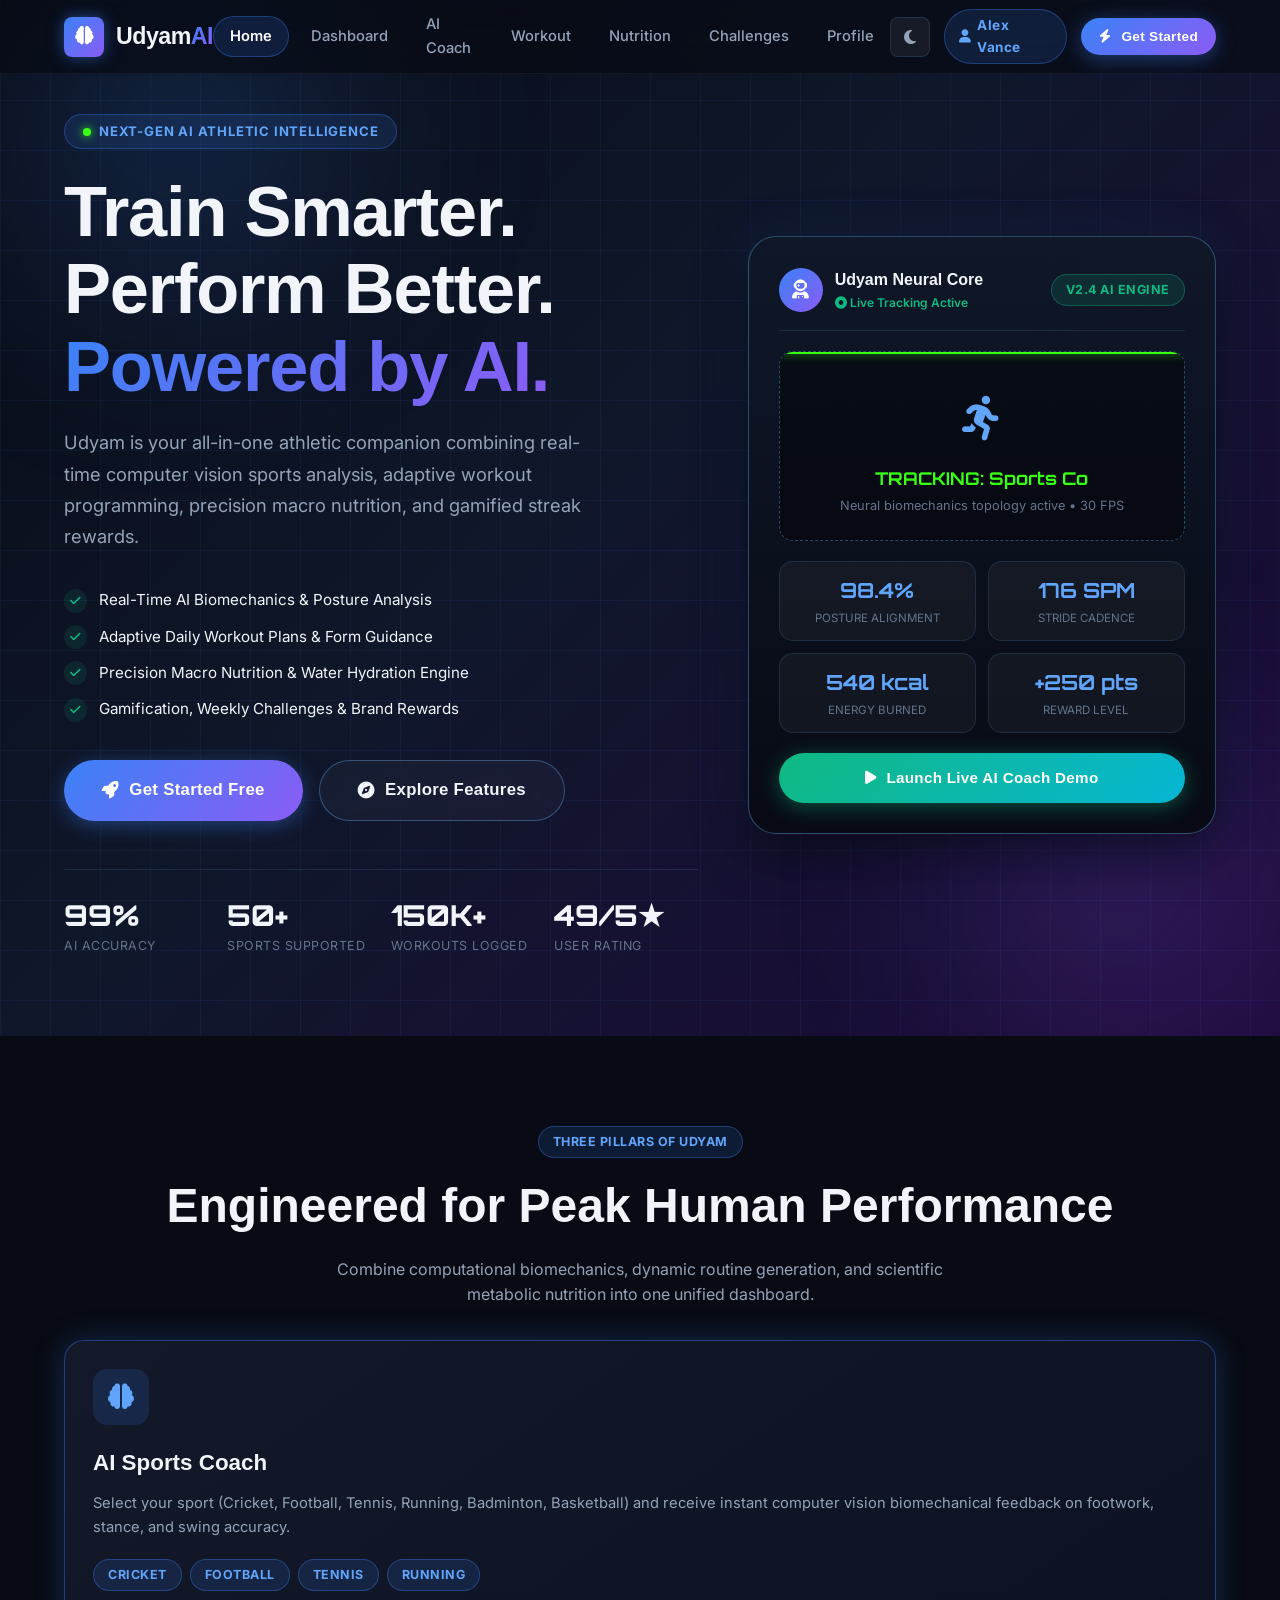
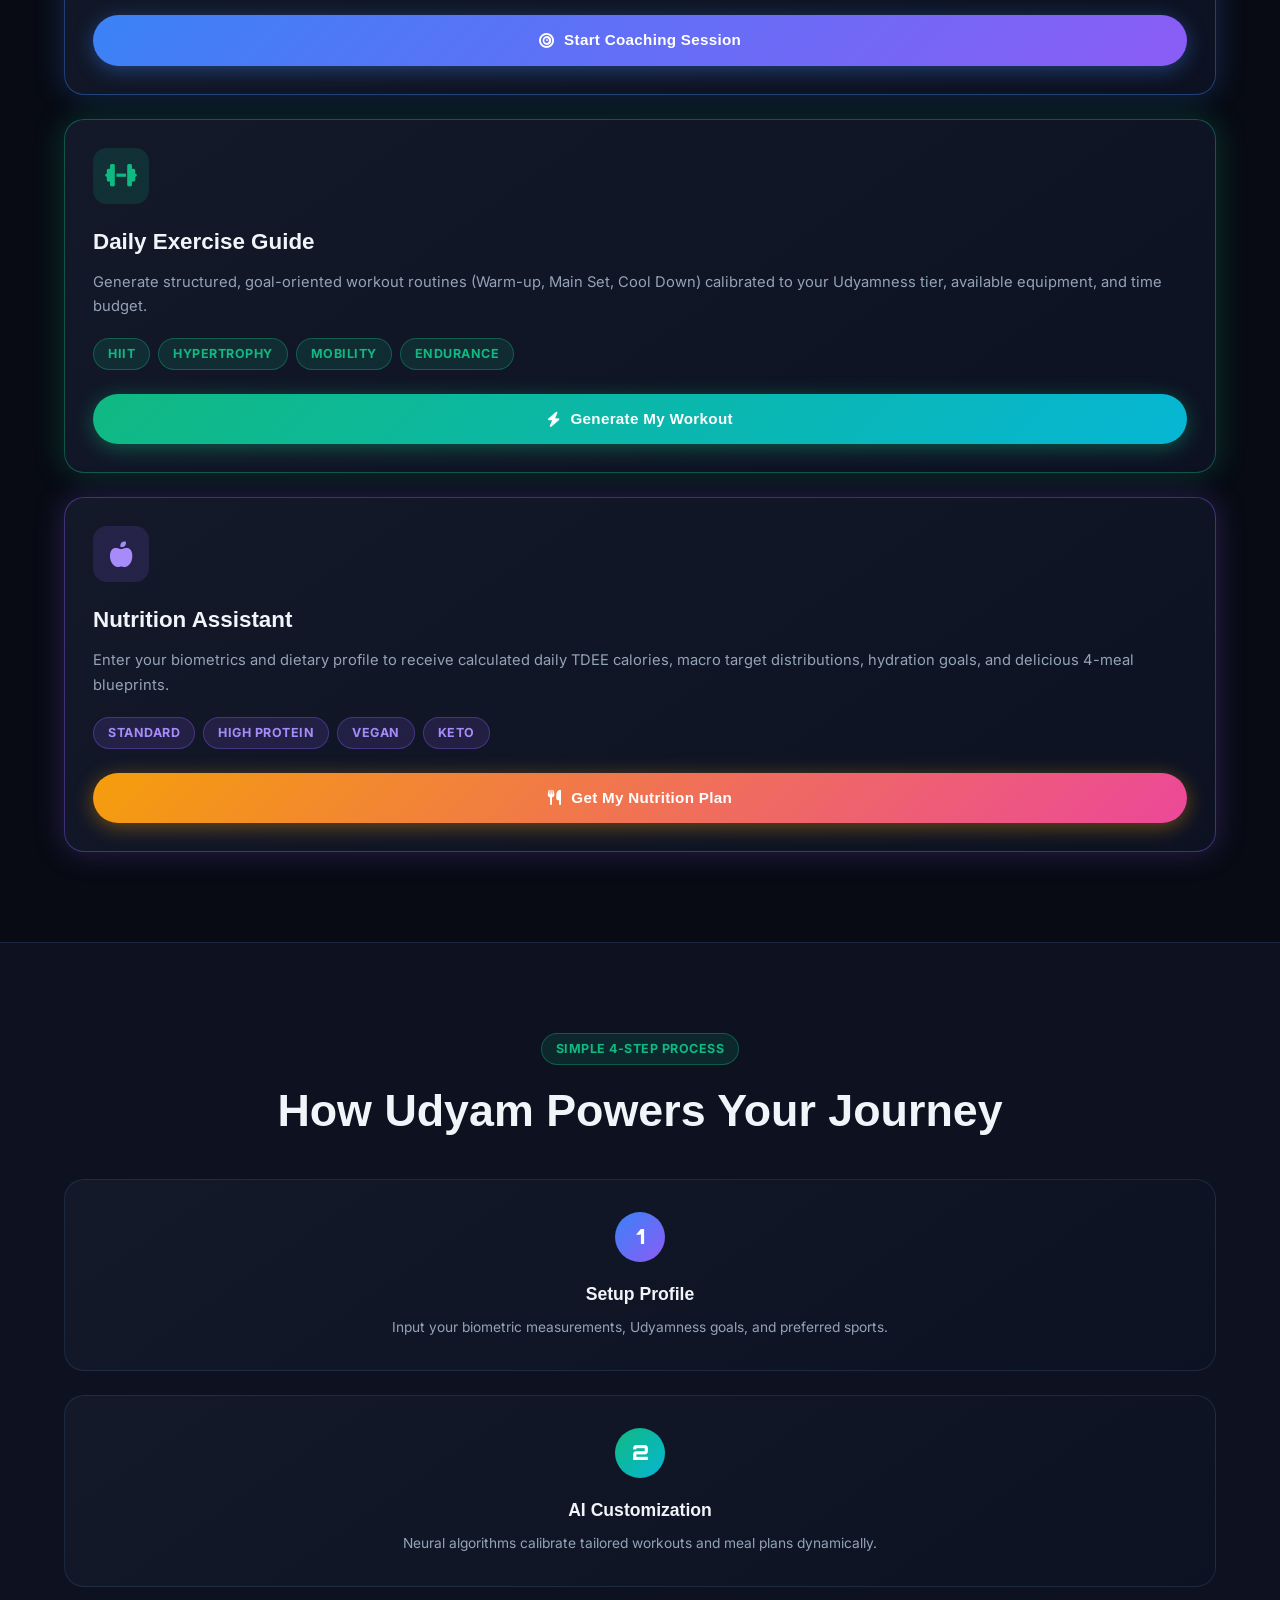
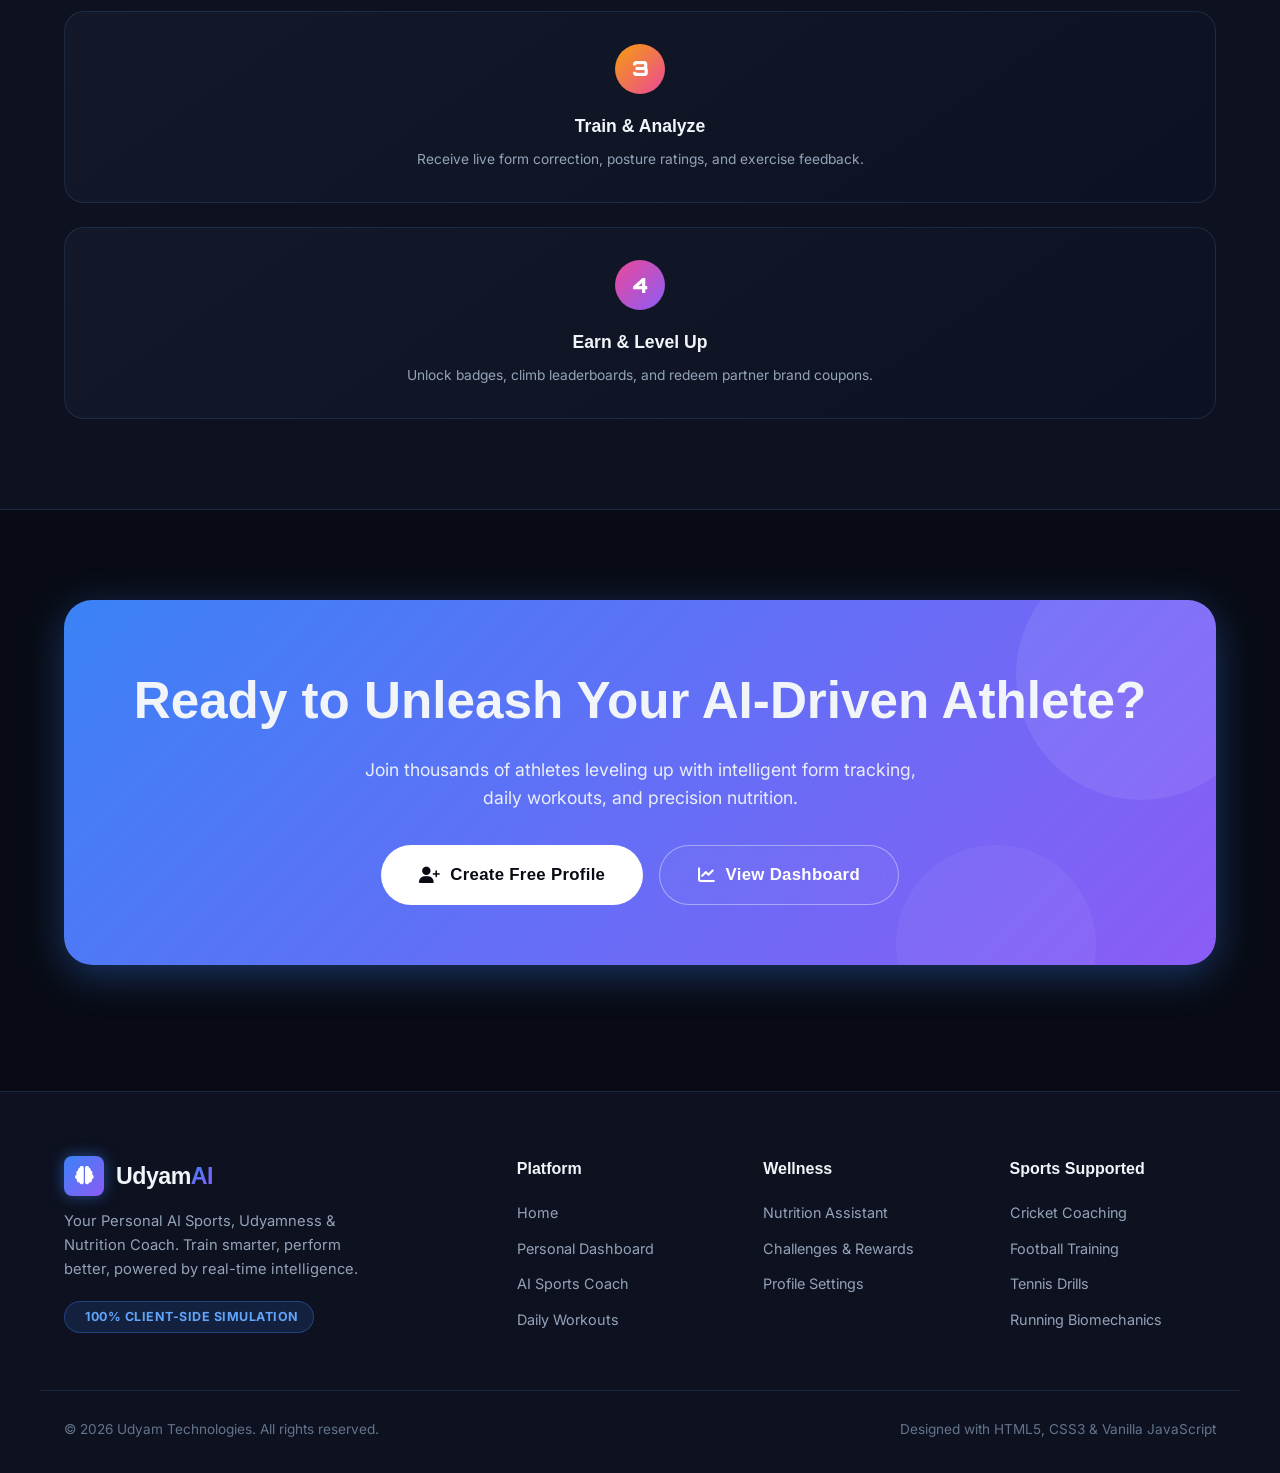
<file: index.html>
<!DOCTYPE html>
<html lang="en">
<head>
  <meta charset="UTF-8">
  <meta name="viewport" content="width=device-width, initial-scale=1.0">
  <link rel="icon" href="favicon.svg" type="image/svg+xml">
  <title>Udyam – Your Personal AI Sports, Udyamness & Nutrition Coach</title>

  <!-- Google Fonts: OutUdyam, Inter, Orbitron -->
  <link rel="preconnect" href="https://fonts.googleapis.com">
  <link rel="preconnect" href="https://fonts.gstatic.com" crossorigin>
  <link href="https://fonts.googleapis.com/css2?family=Inter:wght@300;400;500;600;700&family=Orbitron:wght@500;700;800;900&family=OutUdyam:wght@400;500;600;700;800;900&display=swap" rel="stylesheet">

  <!-- Font Awesome 6 -->
  <link rel="stylesheet" href="https://cdnjs.cloudflare.com/ajax/libs/font-awesome/6.5.1/css/all.min.css">

  <!-- Udyam Unified Stylesheet -->
  <link rel="stylesheet" href="css/style.css">

  <!-- Theme Initialization (prevents flash) -->
  <script>
    (function() {
      try {
        if (localStorage.getItem('Udyam_theme') === 'light') {
          document.documentElement.setAttribute('data-theme', 'light');
        }
      } catch (e) {}
    })();
  </script>
</head>
<body data-page="home">

  <!-- Navigation Bar -->
  <nav id="navbar" class="navbar">
    <div class="container nav-inner">
      <a href="index.html" class="nav-logo">
        <div class="nav-logo-icon"><i class="fa-solid fa-brain"></i></div>
        <div>Udyam<span>AI</span></div>
      </a>

      <div class="nav-links">
        <a href="index.html" class="nav-link active">Home</a>
        <a href="dashboard.html" class="nav-link">Dashboard</a>
        <a href="ai-coach.html" class="nav-link">AI Coach</a>
        <a href="workout.html" class="nav-link">Workout</a>
        <a href="nutrition.html" class="nav-link">Nutrition</a>
        <a href="challenges.html" class="nav-link">Challenges</a>
        <a href="profile.html" class="nav-link">Profile</a>
      </div>

      <div class="flex" style="align-items:center; gap:14px">
        <button class="theme-toggle" id="theme-toggle" aria-label="Toggle theme" title="Toggle theme">
          <i class="fa-solid fa-moon"></i>
        </button>
        <a href="profile.html" class="badge badge-blue" style="text-transform:none;font-size:0.85rem">
          <i class="fa-solid fa-user"></i> <span class="nav-user-name">Athlete</span>
        </a>
        <a href="profile.html" class="btn btn-sm btn-primary">
          <i class="fa-solid fa-bolt"></i> Get Started
        </a>
        <button id="hamburger" class="hamburger" aria-label="Toggle navigation">
          <span></span><span></span><span></span>
        </button>
      </div>
    </div>
  </nav>

  <!-- Mobile Drawer Menu -->
  <div id="mobile-nav" class="mobile-nav">
    <a href="index.html" class="nav-link active">Home</a>
    <a href="dashboard.html" class="nav-link">Dashboard</a>
    <a href="ai-coach.html" class="nav-link">AI Coach</a>
    <a href="workout.html" class="nav-link">Workout</a>
    <a href="nutrition.html" class="nav-link">Nutrition</a>
    <a href="challenges.html" class="nav-link">Challenges</a>
    <a href="profile.html" class="nav-link">Profile</a>
    <button class="theme-toggle btn btn-sm btn-outline" style="width:80%;max-width:320px;margin-top:10px" aria-label="Toggle theme">
      <i class="fa-solid fa-moon"></i> <span class="theme-toggle-text">Dark Mode</span>
    </button>
  </div>

  <!-- Hero Section -->
  <header class="hero-section">
    <div class="hero-grid-bg"></div>
    <div class="hero-glow-1"></div>
    <div class="hero-glow-2"></div>

    <div class="container">
      <div class="hero-layout">
        <!-- Hero Left Column -->
        <div>
          <div class="hero-badge">
            <span class="pulse-dot"></span> Next-Gen AI Athletic Intelligence
          </div>

          <h1 class="hero-title">
            Train Smarter. Perform Better. <br>
            <span class="gradient-text">Powered by AI.</span>
          </h1>

          <p class="hero-subtitle">
            Udyam is your all-in-one athletic companion combining real-time computer vision sports analysis, adaptive workout programming, precision macro nutrition, and gamified streak rewards.
          </p>

          <div class="hero-features-list">
            <div class="hero-feature-item">
              <i class="fa-solid fa-check"></i>
              <span>Real-Time AI Biomechanics & Posture Analysis</span>
            </div>
            <div class="hero-feature-item">
              <i class="fa-solid fa-check"></i>
              <span>Adaptive Daily Workout Plans & Form Guidance</span>
            </div>
            <div class="hero-feature-item">
              <i class="fa-solid fa-check"></i>
              <span>Precision Macro Nutrition & Water Hydration Engine</span>
            </div>
            <div class="hero-feature-item">
              <i class="fa-solid fa-check"></i>
              <span>Gamification, Weekly Challenges & Brand Rewards</span>
            </div>
          </div>

          <div class="hero-cta-group">
            <a href="profile.html" class="btn btn-primary btn-lg">
              <i class="fa-solid fa-rocket"></i> Get Started Free
            </a>
            <a href="#features" class="btn btn-outline btn-lg">
              <i class="fa-solid fa-compass"></i> Explore Features
            </a>
          </div>

          <div class="hero-stats-row">
            <div class="hero-stat-card">
              <span class="hero-stat-number stat-counter" data-target="99" data-suffix="%">0%</span>
              <span class="hero-stat-label">AI Accuracy</span>
            </div>
            <div class="hero-stat-card">
              <span class="hero-stat-number stat-counter" data-target="50" data-suffix="+">0+</span>
              <span class="hero-stat-label">Sports Supported</span>
            </div>
            <div class="hero-stat-card">
              <span class="hero-stat-number stat-counter" data-target="150" data-suffix="K+">0K+</span>
              <span class="hero-stat-label">Workouts Logged</span>
            </div>
            <div class="hero-stat-card">
              <span class="hero-stat-number stat-counter" data-target="49" data-suffix="/5★">0/5★</span>
              <span class="hero-stat-label">User Rating</span>
            </div>
          </div>
        </div>

        <!-- Hero Right Column (Interactive HUD Simulation) -->
        <div>
          <div class="hero-visual-card">
            <div class="hud-header">
              <div class="hud-user">
                <div class="hud-avatar"><i class="fa-solid fa-user-astronaut"></i></div>
                <div>
                  <div class="hud-name">Udyam Neural Core</div>
                  <div class="hud-tag"><i class="fa-solid fa-circle-dot"></i> Live Tracking Active</div>
                </div>
              </div>
              <span class="badge badge-green">v2.4 AI Engine</span>
            </div>

            <div class="hud-scanner">
              <div class="scan-line"></div>
              <div style="font-size:2.8rem;margin:8px 0;color:var(--clr-blue-light)">
                <i class="fa-solid fa-person-running"></i>
              </div>
              <div style="font-family:var(--font-tech);font-weight:700;font-size:1.1rem;color:var(--clr-green-neon)">
                TRACKING: <span id="hero-type-target">Sports Coaching</span>
              </div>
              <div style="font-size:0.8rem;color:var(--clr-text-dim);margin-top:4px">
                Neural biomechanics topology active • 30 FPS
              </div>
            </div>

            <div class="hud-metrics-grid">
              <div class="hud-metric-box">
                <div class="hud-metric-val">98.4%</div>
                <div class="hud-metric-lbl">Posture Alignment</div>
              </div>
              <div class="hud-metric-box">
                <div class="hud-metric-val">176 SPM</div>
                <div class="hud-metric-lbl">Stride Cadence</div>
              </div>
              <div class="hud-metric-box">
                <div class="hud-metric-val">540 kcal</div>
                <div class="hud-metric-lbl">Energy Burned</div>
              </div>
              <div class="hud-metric-box">
                <div class="hud-metric-val">+250 pts</div>
                <div class="hud-metric-lbl">Reward Level</div>
              </div>
            </div>

            <a href="ai-coach.html" class="btn btn-green btn-full">
              <i class="fa-solid fa-play"></i> Launch Live AI Coach Demo
            </a>
          </div>
        </div>
      </div>
    </div>
  </header>

  <!-- Features Section -->
  <section id="features" class="section">
    <div class="container">
      <div class="text-center mb-8">
        <span class="badge badge-blue">Three Pillars of Udyam</span>
        <h2 class="font-display" style="font-size:clamp(2rem, 4vw, 3rem);font-weight:800;margin-top:10px">
          Engineered for Peak Human Performance
        </h2>
        <p style="color:var(--clr-text-muted);max-width:620px;margin:12px auto 0">
          Combine computational biomechanics, dynamic routine generation, and scientific metabolic nutrition into one unified dashboard.
        </p>
      </div>

      <div class="grid gap-6" style="grid-template-columns: repeat(auto-Udyam, minmax(320px, 1fr))">
        <!-- Pillar 1: AI Sports Coach -->
        <div class="card card-glow-blue flex" style="flex-direction:column;justify-content:space-between">
          <div>
            <div style="width:56px;height:56px;border-radius:var(--radius-md);background:rgba(59,130,246,0.15);color:var(--clr-blue-light);display:flex;align-items:center;justify-content:center;font-size:1.6rem;margin-bottom:20px">
              <i class="fa-solid fa-brain"></i>
            </div>
            <h3 class="font-display" style="font-size:1.4rem;font-weight:800;margin-bottom:10px">AI Sports Coach</h3>
            <p style="color:var(--clr-text-muted);font-size:0.92rem;line-height:1.65;margin-bottom:20px">
              Select your sport (Cricket, Football, Tennis, Running, Badminton, Basketball) and receive instant computer vision biomechanical feedback on footwork, stance, and swing accuracy.
            </p>
            <div class="flex gap-2" style="flex-wrap:wrap;margin-bottom:24px">
              <span class="badge badge-blue">Cricket</span>
              <span class="badge badge-blue">Football</span>
              <span class="badge badge-blue">Tennis</span>
              <span class="badge badge-blue">Running</span>
            </div>
          </div>
          <a href="ai-coach.html" class="btn btn-primary btn-full">
            <i class="fa-solid fa-bullseye"></i> Start Coaching Session
          </a>
        </div>

        <!-- Pillar 2: Daily Exercise Guide -->
        <div class="card card-glow-green flex" style="flex-direction:column;justify-content:space-between">
          <div>
            <div style="width:56px;height:56px;border-radius:var(--radius-md);background:rgba(16,185,129,0.15);color:var(--clr-green);display:flex;align-items:center;justify-content:center;font-size:1.6rem;margin-bottom:20px">
              <i class="fa-solid fa-dumbbell"></i>
            </div>
            <h3 class="font-display" style="font-size:1.4rem;font-weight:800;margin-bottom:10px">Daily Exercise Guide</h3>
            <p style="color:var(--clr-text-muted);font-size:0.92rem;line-height:1.65;margin-bottom:20px">
              Generate structured, goal-oriented workout routines (Warm-up, Main Set, Cool Down) calibrated to your Udyamness tier, available equipment, and time budget.
            </p>
            <div class="flex gap-2" style="flex-wrap:wrap;margin-bottom:24px">
              <span class="badge badge-green">HIIT</span>
              <span class="badge badge-green">Hypertrophy</span>
              <span class="badge badge-green">Mobility</span>
              <span class="badge badge-green">Endurance</span>
            </div>
          </div>
          <a href="workout.html" class="btn btn-green btn-full">
            <i class="fa-solid fa-bolt"></i> Generate My Workout
          </a>
        </div>

        <!-- Pillar 3: Nutrition Assistant -->
        <div class="card card-glow-purple flex" style="flex-direction:column;justify-content:space-between">
          <div>
            <div style="width:56px;height:56px;border-radius:var(--radius-md);background:rgba(139,92,246,0.15);color:var(--clr-purple-light);display:flex;align-items:center;justify-content:center;font-size:1.6rem;margin-bottom:20px">
              <i class="fa-solid fa-apple-whole"></i>
            </div>
            <h3 class="font-display" style="font-size:1.4rem;font-weight:800;margin-bottom:10px">Nutrition Assistant</h3>
            <p style="color:var(--clr-text-muted);font-size:0.92rem;line-height:1.65;margin-bottom:20px">
              Enter your biometrics and dietary profile to receive calculated daily TDEE calories, macro target distributions, hydration goals, and delicious 4-meal blueprints.
            </p>
            <div class="flex gap-2" style="flex-wrap:wrap;margin-bottom:24px">
              <span class="badge badge-purple">Standard</span>
              <span class="badge badge-purple">High Protein</span>
              <span class="badge badge-purple">Vegan</span>
              <span class="badge badge-purple">Keto</span>
            </div>
          </div>
          <a href="nutrition.html" class="btn btn-fire btn-full">
            <i class="fa-solid fa-utensils"></i> Get My Nutrition Plan
          </a>
        </div>
      </div>
    </div>
  </section>

  <!-- How It Works Section -->
  <section class="section" style="background:var(--clr-bg-2);border-top:1px solid var(--clr-border);border-bottom:1px solid var(--clr-border)">
    <div class="container">
      <div class="text-center mb-8">
        <span class="badge badge-green">Simple 4-Step Process</span>
        <h2 class="font-display" style="font-size:clamp(2rem, 4vw, 2.8rem);font-weight:800;margin-top:10px">
          How Udyam Powers Your Journey
        </h2>
      </div>

      <div class="grid gap-6" style="grid-template-columns: repeat(auto-Udyam, minmax(240px, 1fr))">
        <div class="card text-center" style="padding:32px 20px">
          <div style="width:50px;height:50px;border-radius:50%;background:var(--grad-primary);color:#fff;display:flex;align-items:center;justify-content:center;font-family:var(--font-tech);font-weight:900;font-size:1.3rem;margin:0 auto 18px">1</div>
          <h4 class="font-display" style="font-size:1.1rem;font-weight:700;margin-bottom:8px">Setup Profile</h4>
          <p style="color:var(--clr-text-muted);font-size:0.86rem">Input your biometric measurements, Udyamness goals, and preferred sports.</p>
        </div>

        <div class="card text-center" style="padding:32px 20px">
          <div style="width:50px;height:50px;border-radius:50%;background:var(--grad-green);color:#fff;display:flex;align-items:center;justify-content:center;font-family:var(--font-tech);font-weight:900;font-size:1.3rem;margin:0 auto 18px">2</div>
          <h4 class="font-display" style="font-size:1.1rem;font-weight:700;margin-bottom:8px">AI Customization</h4>
          <p style="color:var(--clr-text-muted);font-size:0.86rem">Neural algorithms calibrate tailored workouts and meal plans dynamically.</p>
        </div>

        <div class="card text-center" style="padding:32px 20px">
          <div style="width:50px;height:50px;border-radius:50%;background:var(--grad-fire);color:#fff;display:flex;align-items:center;justify-content:center;font-family:var(--font-tech);font-weight:900;font-size:1.3rem;margin:0 auto 18px">3</div>
          <h4 class="font-display" style="font-size:1.1rem;font-weight:700;margin-bottom:8px">Train & Analyze</h4>
          <p style="color:var(--clr-text-muted);font-size:0.86rem">Receive live form correction, posture ratings, and exercise feedback.</p>
        </div>

        <div class="card text-center" style="padding:32px 20px">
          <div style="width:50px;height:50px;border-radius:50%;background:linear-gradient(135deg,#ec4899,#8b5cf6);color:#fff;display:flex;align-items:center;justify-content:center;font-family:var(--font-tech);font-weight:900;font-size:1.3rem;margin:0 auto 18px">4</div>
          <h4 class="font-display" style="font-size:1.1rem;font-weight:700;margin-bottom:8px">Earn & Level Up</h4>
          <p style="color:var(--clr-text-muted);font-size:0.86rem">Unlock badges, climb leaderboards, and redeem partner brand coupons.</p>
        </div>
      </div>
    </div>
  </section>

  <!-- CTA Section -->
  <section class="section" style="position:relative;overflow:hidden">
    <div class="container">
      <div class="dash-banner text-center" style="padding:60px 30px">
        <h2 class="font-display" style="font-size:clamp(2.2rem, 4.5vw, 3.2rem);font-weight:900;margin-bottom:14px">
          Ready to Unleash Your AI-Driven Athlete?
        </h2>
        <p style="max-width:560px;margin:0 auto 32px;font-size:1.1rem;opacity:0.95">
          Join thousands of athletes leveling up with intelligent form tracking, daily workouts, and precision nutrition.
        </p>
        <div class="flex gap-4" style="justify-content:center;flex-wrap:wrap">
          <a href="profile.html" class="btn btn-lg" style="background:#fff;color:#080b14;font-weight:700">
            <i class="fa-solid fa-user-plus"></i> Create Free Profile
          </a>
          <a href="dashboard.html" class="btn btn-lg btn-outline" style="border-color:rgba(255,255,255,0.4);color:#fff">
            <i class="fa-solid fa-chart-line"></i> View Dashboard
          </a>
        </div>
      </div>
    </div>
  </section>

  <!-- Footer -->
  <footer class="footer">
    <div class="container footer-grid">
      <div class="footer-brand">
        <a href="index.html" class="nav-logo">
          <div class="nav-logo-icon"><i class="fa-solid fa-brain"></i></div>
          <div>Udyam<span>AI</span></div>
        </a>
        <p>Your Personal AI Sports, Udyamness & Nutrition Coach. Train smarter, perform better, powered by real-time intelligence.</p>
        <div class="flex gap-2">
          <span class="badge badge-blue"><i class="fa-solid fa-shield-check"></i> 100% Client-Side Simulation</span>
        </div>
      </div>

      <div class="footer-col">
        <h4>Platform</h4>
        <ul>
          <li><a href="index.html">Home</a></li>
          <li><a href="dashboard.html">Personal Dashboard</a></li>
          <li><a href="ai-coach.html">AI Sports Coach</a></li>
          <li><a href="workout.html">Daily Workouts</a></li>
        </ul>
      </div>

      <div class="footer-col">
        <h4>Wellness</h4>
        <ul>
          <li><a href="nutrition.html">Nutrition Assistant</a></li>
          <li><a href="challenges.html">Challenges & Rewards</a></li>
          <li><a href="profile.html">Profile Settings</a></li>
        </ul>
      </div>

      <div class="footer-col">
        <h4>Sports Supported</h4>
        <ul>
          <li><a href="ai-coach.html">Cricket Coaching</a></li>
          <li><a href="ai-coach.html">Football Training</a></li>
          <li><a href="ai-coach.html">Tennis Drills</a></li>
          <li><a href="ai-coach.html">Running Biomechanics</a></li>
        </ul>
      </div>
    </div>

    <div class="container footer-bottom">
      <div>&copy; 2026 Udyam Technologies. All rights reserved.</div>
      <div class="flex gap-4">
        <span>Designed with HTML5, CSS3 & Vanilla JavaScript</span>
      </div>
    </div>
  </footer>

  <!-- Udyam Master Script -->
  <script src="js/script.js"></script>
</body>
</html>
</file>
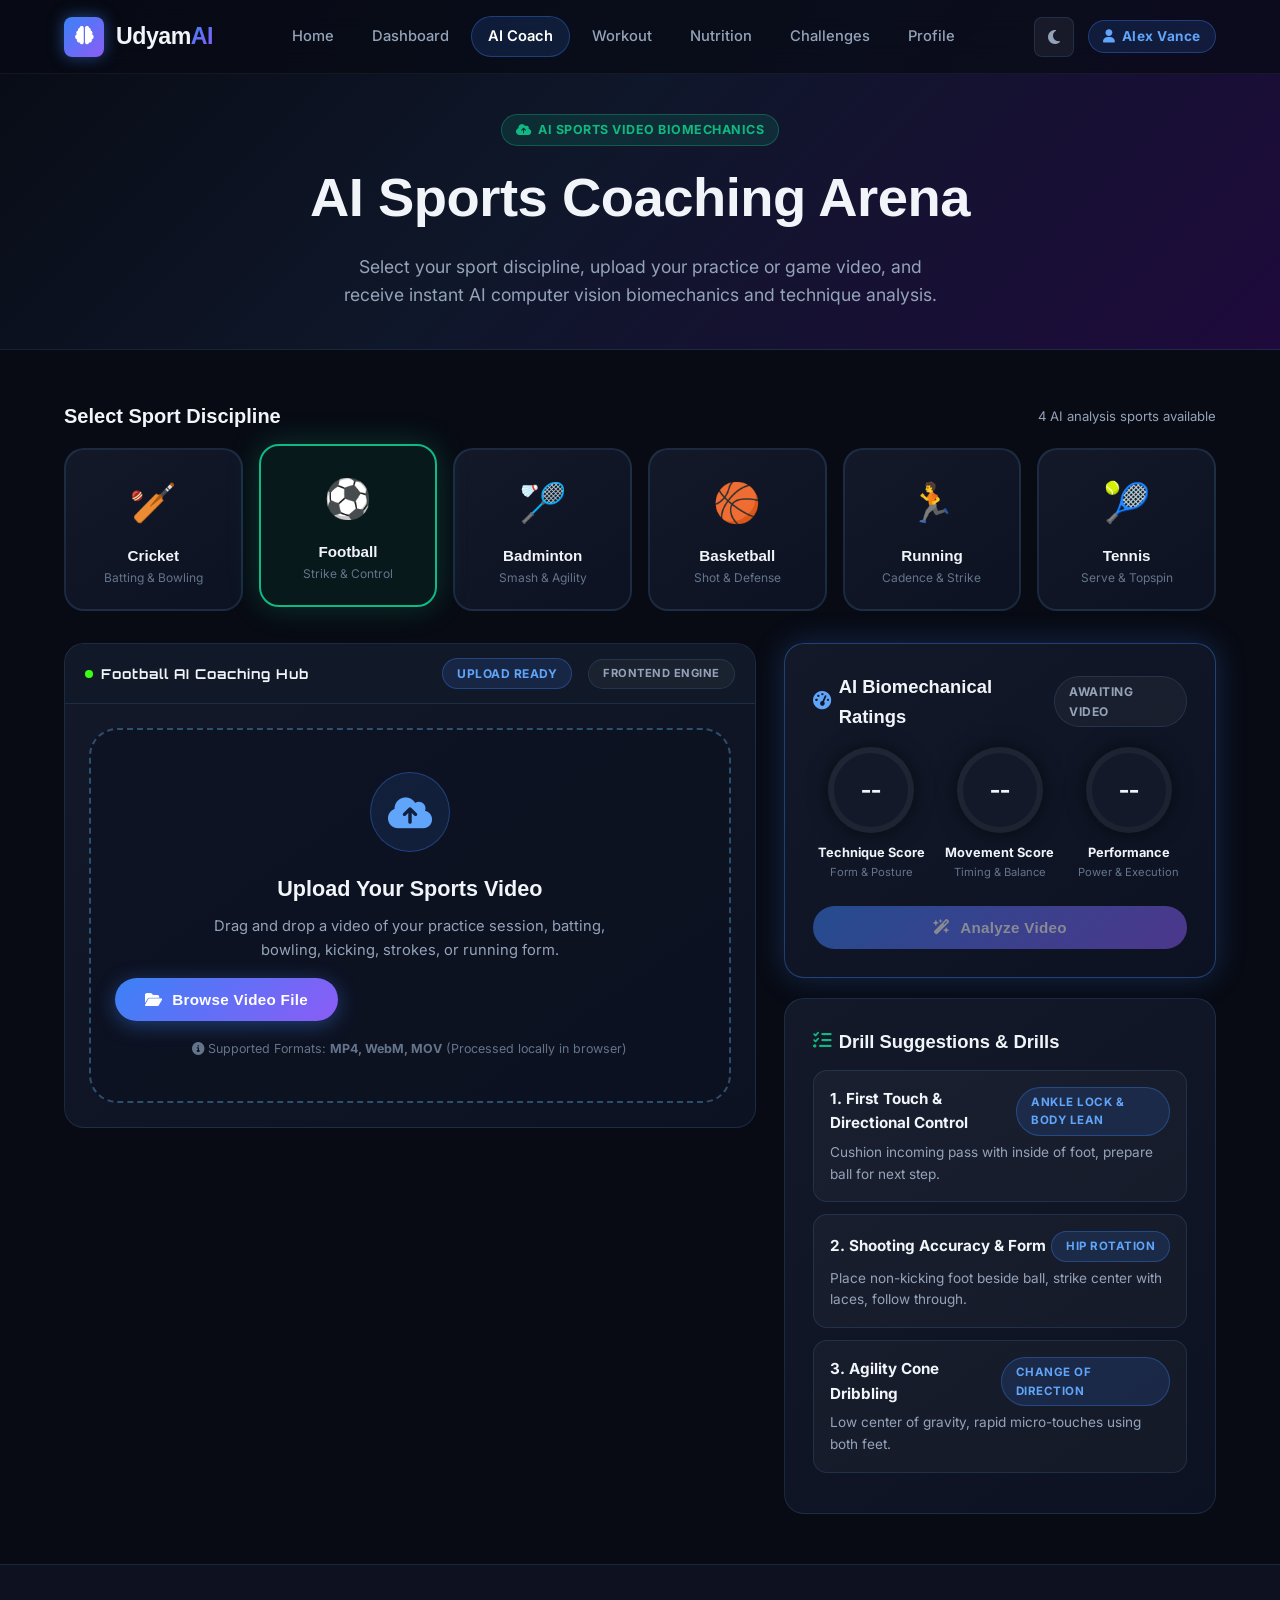
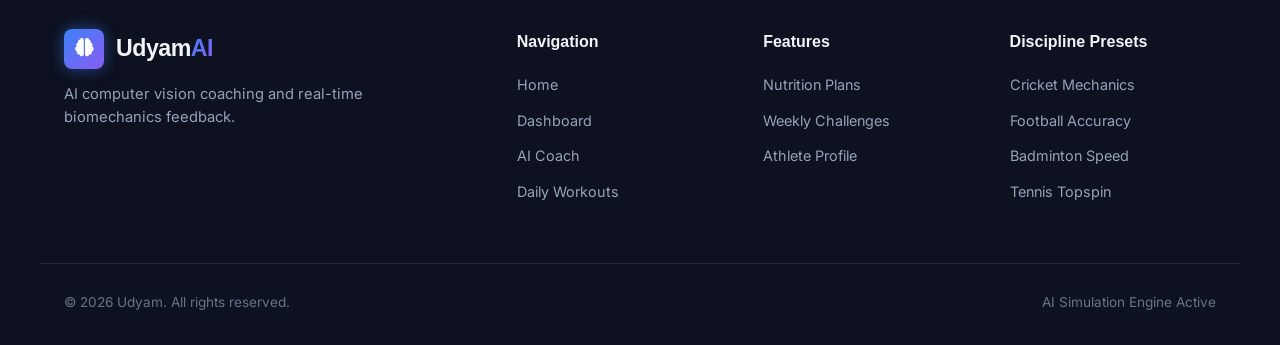
<file: ai-coach.html>
<!DOCTYPE html>
<html lang="en">
<head>
  <meta charset="UTF-8">
  <meta name="viewport" content="width=device-width, initial-scale=1.0">
  <link rel="icon" href="favicon.svg" type="image/svg+xml">
  <title>AI Sports Coach – Udyam</title>

  <!-- Google Fonts -->
  <link rel="preconnect" href="https://fonts.googleapis.com">
  <link rel="preconnect" href="https://fonts.gstatic.com" crossorigin>
  <link href="https://fonts.googleapis.com/css2?family=Inter:wght@300;400;500;600;700&family=Orbitron:wght@500;700;800;900&family=OutUdyam:wght@400;500;600;700;800;900&display=swap" rel="stylesheet">

  <!-- Font Awesome 6 -->
  <link rel="stylesheet" href="https://cdnjs.cloudflare.com/ajax/libs/font-awesome/6.5.1/css/all.min.css">

  <!-- Udyam Stylesheet -->
  <link rel="stylesheet" href="css/style.css">

  <!-- Theme Initialization (prevents flash) -->
  <script>
    (function() {
      try {
        if (localStorage.getItem('Udyam_theme') === 'light') {
          document.documentElement.setAttribute('data-theme', 'light');
        }
      } catch (e) {}
    })();
  </script>
</head>
<body data-page="ai-coach">

  <!-- Navigation Bar -->
  <nav id="navbar" class="navbar">
    <div class="container nav-inner">
      <a href="index.html" class="nav-logo">
        <div class="nav-logo-icon"><i class="fa-solid fa-brain"></i></div>
        <div>Udyam<span>AI</span></div>
      </a>

      <div class="nav-links">
        <a href="index.html" class="nav-link">Home</a>
        <a href="dashboard.html" class="nav-link">Dashboard</a>
        <a href="ai-coach.html" class="nav-link active">AI Coach</a>
        <a href="workout.html" class="nav-link">Workout</a>
        <a href="nutrition.html" class="nav-link">Nutrition</a>
        <a href="challenges.html" class="nav-link">Challenges</a>
        <a href="profile.html" class="nav-link">Profile</a>
      </div>

      <div class="flex" style="align-items:center; gap:14px">
        <button class="theme-toggle" id="theme-toggle" aria-label="Toggle theme" title="Toggle theme">
          <i class="fa-solid fa-moon"></i>
        </button>
        <a href="profile.html" class="badge badge-blue" style="text-transform:none;font-size:0.85rem">
          <i class="fa-solid fa-user"></i> <span class="nav-user-name">Athlete</span>
        </a>
        <button id="hamburger" class="hamburger" aria-label="Toggle navigation">
          <span></span><span></span><span></span>
        </button>
      </div>
    </div>
  </nav>

  <!-- Mobile Menu -->
  <div id="mobile-nav" class="mobile-nav">
    <a href="index.html" class="nav-link">Home</a>
    <a href="dashboard.html" class="nav-link">Dashboard</a>
    <a href="ai-coach.html" class="nav-link active">AI Coach</a>
    <a href="workout.html" class="nav-link">Workout</a>
    <a href="nutrition.html" class="nav-link">Nutrition</a>
    <a href="challenges.html" class="nav-link">Challenges</a>
    <a href="profile.html" class="nav-link">Profile</a>
    <button class="theme-toggle btn btn-sm btn-outline" style="width:80%;max-width:320px;margin-top:10px" aria-label="Toggle theme">
      <i class="fa-solid fa-moon"></i> <span class="theme-toggle-text">Dark Mode</span>
    </button>
  </div>

  <!-- Page Header -->
  <header class="page-hero">
    <div class="container">
      <span class="badge badge-green mb-2"><i class="fa-solid fa-cloud-arrow-up"></i> AI Sports Video Biomechanics</span>
      <h1 class="page-hero-title">AI Sports Coaching Arena</h1>
      <p class="page-hero-sub">Select your sport discipline, upload your practice or game video, and receive instant AI computer vision biomechanics and technique analysis.</p>
    </div>
  </header>

  <!-- Main Content -->
  <main class="section-sm">
    <div class="container">
      
      <!-- 1. Sports Selection Bar -->
      <section class="mb-6">
        <div class="flex-between mb-4">
          <h3 class="font-display" style="font-size:1.25rem;font-weight:800">Select Sport Discipline</h3>
          <span style="font-size:0.82rem;color:var(--clr-text-muted)">4 AI analysis sports available</span>
        </div>

        <div class="sport-selection-grid">
          <div class="sport-select-card" data-sport="Cricket" aria-disabled="true" title="Backend analysis is not available for Cricket">
            <div class="sport-emoji">🏏</div>
            <div class="sport-name">Cricket</div>
            <div style="font-size:0.75rem;color:var(--clr-text-dim)">Batting & Bowling</div>
          </div>

          <div class="sport-select-card selected" data-sport="Football">
            <div class="sport-emoji">⚽</div>
            <div class="sport-name">Football</div>
            <div style="font-size:0.75rem;color:var(--clr-text-dim)">Strike & Control</div>
          </div>

          <div class="sport-select-card" data-sport="Badminton">
            <div class="sport-emoji">🏸</div>
            <div class="sport-name">Badminton</div>
            <div style="font-size:0.75rem;color:var(--clr-text-dim)">Smash & Agility</div>
          </div>

          <div class="sport-select-card" data-sport="Basketball">
            <div class="sport-emoji">🏀</div>
            <div class="sport-name">Basketball</div>
            <div style="font-size:0.75rem;color:var(--clr-text-dim)">Shot & Defense</div>
          </div>

          <div class="sport-select-card" data-sport="Running">
            <div class="sport-emoji">🏃</div>
            <div class="sport-name">Running</div>
            <div style="font-size:0.75rem;color:var(--clr-text-dim)">Cadence & Strike</div>
          </div>

          <div class="sport-select-card" data-sport="Tennis" aria-disabled="true" title="Backend analysis is not available for Tennis">
            <div class="sport-emoji">🎾</div>
            <div class="sport-name">Tennis</div>
            <div style="font-size:0.75rem;color:var(--clr-text-dim)">Serve & Topspin</div>
          </div>
        </div>
      </section>

      <!-- 2. AI Video Arena Layout -->
      <section class="ai-arena-grid">
        
        <!-- Left: Video Upload & Video Preview HUD -->
        <div class="card" style="padding:0;overflow:hidden">
          <div style="background:var(--clr-bg-3);padding:14px 20px;border-bottom:1px solid var(--clr-border);display:flex;align-items:center;justify-content:space-between">
            <div class="flex gap-2" style="align-items:center">
              <span class="pulse-dot" style="width:8px;height:8px;background:var(--clr-green-neon);border-radius:50%;display:inline-block"></span>
              <span style="font-family:var(--font-tech);font-size:0.85rem;font-weight:700;letter-spacing:1px" id="selected-sport-title">Cricket AI Coaching Hub</span>
            </div>
            <div class="flex gap-4" style="align-items:center">
              <span class="badge badge-blue" id="video-status-badge" style="font-size:0.75rem">Upload Ready</span>
              <span class="badge badge-outline" style="font-size:0.7rem">Frontend Engine</span>
            </div>
          </div>

          <div style="padding:24px">
            
            <!-- Video Upload Dropzone (Visible when no video uploaded) -->
            <div id="video-upload-area">
              <div class="video-upload-dropzone" id="video-dropzone">
                <input type="file" id="sports-video-input" accept="video/mp4,video/webm,video/quicktime,video/mov,video/*" style="display:none">
                
                <div class="video-upload-icon-circle">
                  <i class="fa-solid fa-cloud-arrow-up"></i>
                </div>
                
                <h3 class="font-display" style="font-size:1.35rem;font-weight:800;margin-bottom:8px">Upload Your Sports Video</h3>
                <p style="color:var(--clr-text-muted);font-size:0.92rem;max-width:440px;margin:0 auto 16px">
                  Drag and drop a video of your practice session, batting, bowling, kicking, strokes, or running form.
                </p>
                
                <div class="flex justify-center gap-3" style="margin-bottom:18px">
                  <button type="button" class="btn btn-primary" id="btn-trigger-upload">
                    <i class="fa-solid fa-folder-open"></i> Browse Video File
                  </button>
                </div>

                <div style="font-size:0.78rem;color:var(--clr-text-dim)">
                  <i class="fa-solid fa-circle-info"></i> Supported Formats: <strong>MP4, WebM, MOV</strong> (Processed locally in browser)
                </div>
              </div>
            </div>

            <!-- Video Preview Container (Visible after video selected) -->
            <div id="video-preview-container" class="hidden">
              <div class="video-preview-wrapper mb-4">
                <video id="sports-video-player" controls playsinline preload="metadata">
                  Your browser does not support the video tag.
                </video>
              </div>

              <!-- Video Metadata Bar -->
              <div class="video-meta-bar mb-4" style="border-radius:var(--radius-md)">
                <div class="flex gap-3" style="align-items:center;min-width:0">
                  <div style="width:34px;height:34px;border-radius:8px;background:rgba(59,130,246,0.15);color:var(--clr-blue-light);display:flex;align-items:center;justify-content:center;flex-shrink:0">
                    <i class="fa-solid fa-film"></i>
                  </div>
                  <div style="overflow:hidden">
                    <div id="uploaded-video-name" style="font-weight:700;font-size:0.9rem;white-space:nowrap;overflow:hidden;text-overflow:ellipsis">sports_clip.mp4</div>
                    <div id="uploaded-video-size" style="font-size:0.75rem;color:var(--clr-text-dim)">-- MB · Ready for Analysis</div>
                  </div>
                </div>

                <div class="flex gap-2">
                  <button type="button" class="btn btn-sm btn-outline" id="btn-change-video">
                    <i class="fa-solid fa-arrows-rotate"></i> Change Video
                  </button>
                  <button type="button" class="btn btn-sm btn-outline" id="btn-remove-video" style="color:var(--clr-pink)">
                    <i class="fa-solid fa-trash-can"></i> Remove
                  </button>
                </div>
              </div>

              <!-- Video Analysis Loading State -->
              <div id="video-analysis-loading" class="hidden text-center" style="padding:28px 20px;background:rgba(0,0,0,0.35);border:1px solid var(--clr-border);border-radius:var(--radius-md);margin-bottom:18px">
                <div class="spinner spinner-lg" style="margin:0 auto 16px"></div>
                <div id="video-analysis-status-text" style="font-family:var(--font-tech);font-weight:700;color:var(--clr-blue-light);font-size:1.05rem;margin-bottom:12px">
                  Preparing video analysis...
                </div>
                <div class="progress-wrap" style="max-width:360px;margin:0 auto">
                  <div class="progress-bar" id="video-analysis-progress-bar" style="width:15%;background:var(--grad-primary)"></div>
                </div>
              </div>

              <!-- AI Coaching Feedback Results -->
              <div id="video-feedback-results" class="hidden">
                <div class="card card-glow-green" style="padding:18px;margin-bottom:0">
                  <div class="flex-between mb-3">
                    <div style="font-family:var(--font-display);font-weight:800;font-size:1.05rem;display:flex;align-items:center;gap:8px">
                      <i class="fa-solid fa-sparkles" style="color:var(--clr-green-neon)"></i> AI Coaching Technique Assessment
                    </div>
                    <span class="badge badge-green">Analysis Complete</span>
                  </div>

                  <div id="ai-video-feedback-list" class="flex flex-col gap-3">
                    <!-- Populated dynamically via JS -->
                  </div>
                  <div id="backend-analysis-details" style="margin-top:18px">
                    <!-- Complete backend response populated dynamically via JS -->
                  </div>
                </div>
              </div>

            </div>

          </div>
        </div>

        <!-- Right: Scores & Drill Suggestions -->
        <div class="flex" style="flex-direction:column;gap:20px">
          
          <!-- AI Performance & Technique Ratings -->
          <div class="card card-glow-blue">
            <div class="flex-between mb-4">
              <h3 class="font-display" style="font-size:1.15rem;font-weight:800;display:flex;align-items:center;gap:8px">
                <i class="fa-solid fa-gauge-high" style="color:var(--clr-blue-light)"></i> AI Biomechanical Ratings
              </h3>
              <span id="overall-score-badge" class="badge badge-outline" style="font-size:0.75rem">Awaiting Video</span>
            </div>

            <div style="display:grid;grid-template-columns:repeat(3, 1fr);gap:12px;text-align:center">
              <div>
                <div class="score-circle-hud" id="circle-tech" style="--pct:0%;background:conic-gradient(var(--clr-green) 0%, rgba(255,255,255,0.06) 0%)">
                  <span class="score-circle-val" id="val-tech">--</span>
                </div>
                <div style="font-size:0.8rem;font-weight:700">Technique Score</div>
                <div style="font-size:0.7rem;color:var(--clr-text-dim)">Form & Posture</div>
              </div>

              <div>
                <div class="score-circle-hud" id="circle-mov" style="--pct:0%;background:conic-gradient(var(--clr-blue) 0%, rgba(255,255,255,0.06) 0%)">
                  <span class="score-circle-val" id="val-mov">--</span>
                </div>
                <div style="font-size:0.8rem;font-weight:700">Movement Score</div>
                <div style="font-size:0.7rem;color:var(--clr-text-dim)">Timing & Balance</div>
              </div>

              <div>
                <div class="score-circle-hud" id="circle-perf" style="--pct:0%;background:conic-gradient(var(--clr-purple) 0%, rgba(255,255,255,0.06) 0%)">
                  <span class="score-circle-val" id="val-perf">--</span>
                </div>
                <div style="font-size:0.8rem;font-weight:700">Performance</div>
                <div style="font-size:0.7rem;color:var(--clr-text-dim)">Power & Execution</div>
              </div>
            </div>

            <!-- Controls -->
            <div class="mt-6 flex gap-4">
              <button id="btn-analyze-video" class="btn btn-primary btn-full" disabled title="Please upload a sports video first">
                <i class="fa-solid fa-wand-magic-sparkles"></i> Analyze Video
              </button>
              <button id="btn-reanalyze-video" class="btn btn-outline btn-full hidden">
                <i class="fa-solid fa-arrows-rotate"></i> Re-Analyze
              </button>
            </div>
          </div>

          <!-- Suggested Drills & Training Focus -->
          <div class="card">
            <h3 class="font-display" style="font-size:1.15rem;font-weight:800;margin-bottom:14px;display:flex;align-items:center;gap:8px">
              <i class="fa-solid fa-list-check" style="color:var(--clr-green)"></i> Drill Suggestions & Drills
            </h3>
            
            <div id="sport-drills-list">
              <!-- Populated dynamically via JS -->
            </div>
          </div>

        </div>

      </section>

    </div>
  </main>

  <!-- Footer -->
  <footer class="footer">
    <div class="container footer-grid">
      <div class="footer-brand">
        <a href="index.html" class="nav-logo">
          <div class="nav-logo-icon"><i class="fa-solid fa-brain"></i></div>
          <div>Udyam<span>AI</span></div>
        </a>
        <p>AI computer vision coaching and real-time biomechanics feedback.</p>
      </div>

      <div class="footer-col">
        <h4>Navigation</h4>
        <ul>
          <li><a href="index.html">Home</a></li>
          <li><a href="dashboard.html">Dashboard</a></li>
          <li><a href="ai-coach.html">AI Coach</a></li>
          <li><a href="workout.html">Daily Workouts</a></li>
        </ul>
      </div>

      <div class="footer-col">
        <h4>Features</h4>
        <ul>
          <li><a href="nutrition.html">Nutrition Plans</a></li>
          <li><a href="challenges.html">Weekly Challenges</a></li>
          <li><a href="profile.html">Athlete Profile</a></li>
        </ul>
      </div>

      <div class="footer-col">
        <h4>Discipline Presets</h4>
        <ul>
          <li><a href="#">Cricket Mechanics</a></li>
          <li><a href="#">Football Accuracy</a></li>
          <li><a href="#">Badminton Speed</a></li>
          <li><a href="#">Tennis Topspin</a></li>
        </ul>
      </div>
    </div>

    <div class="container footer-bottom">
      <div>&copy; 2026 Udyam. All rights reserved.</div>
      <div>AI Simulation Engine Active</div>
    </div>
  </footer>

  <script src="js/script.js"></script>
</body>
</html>
</file>
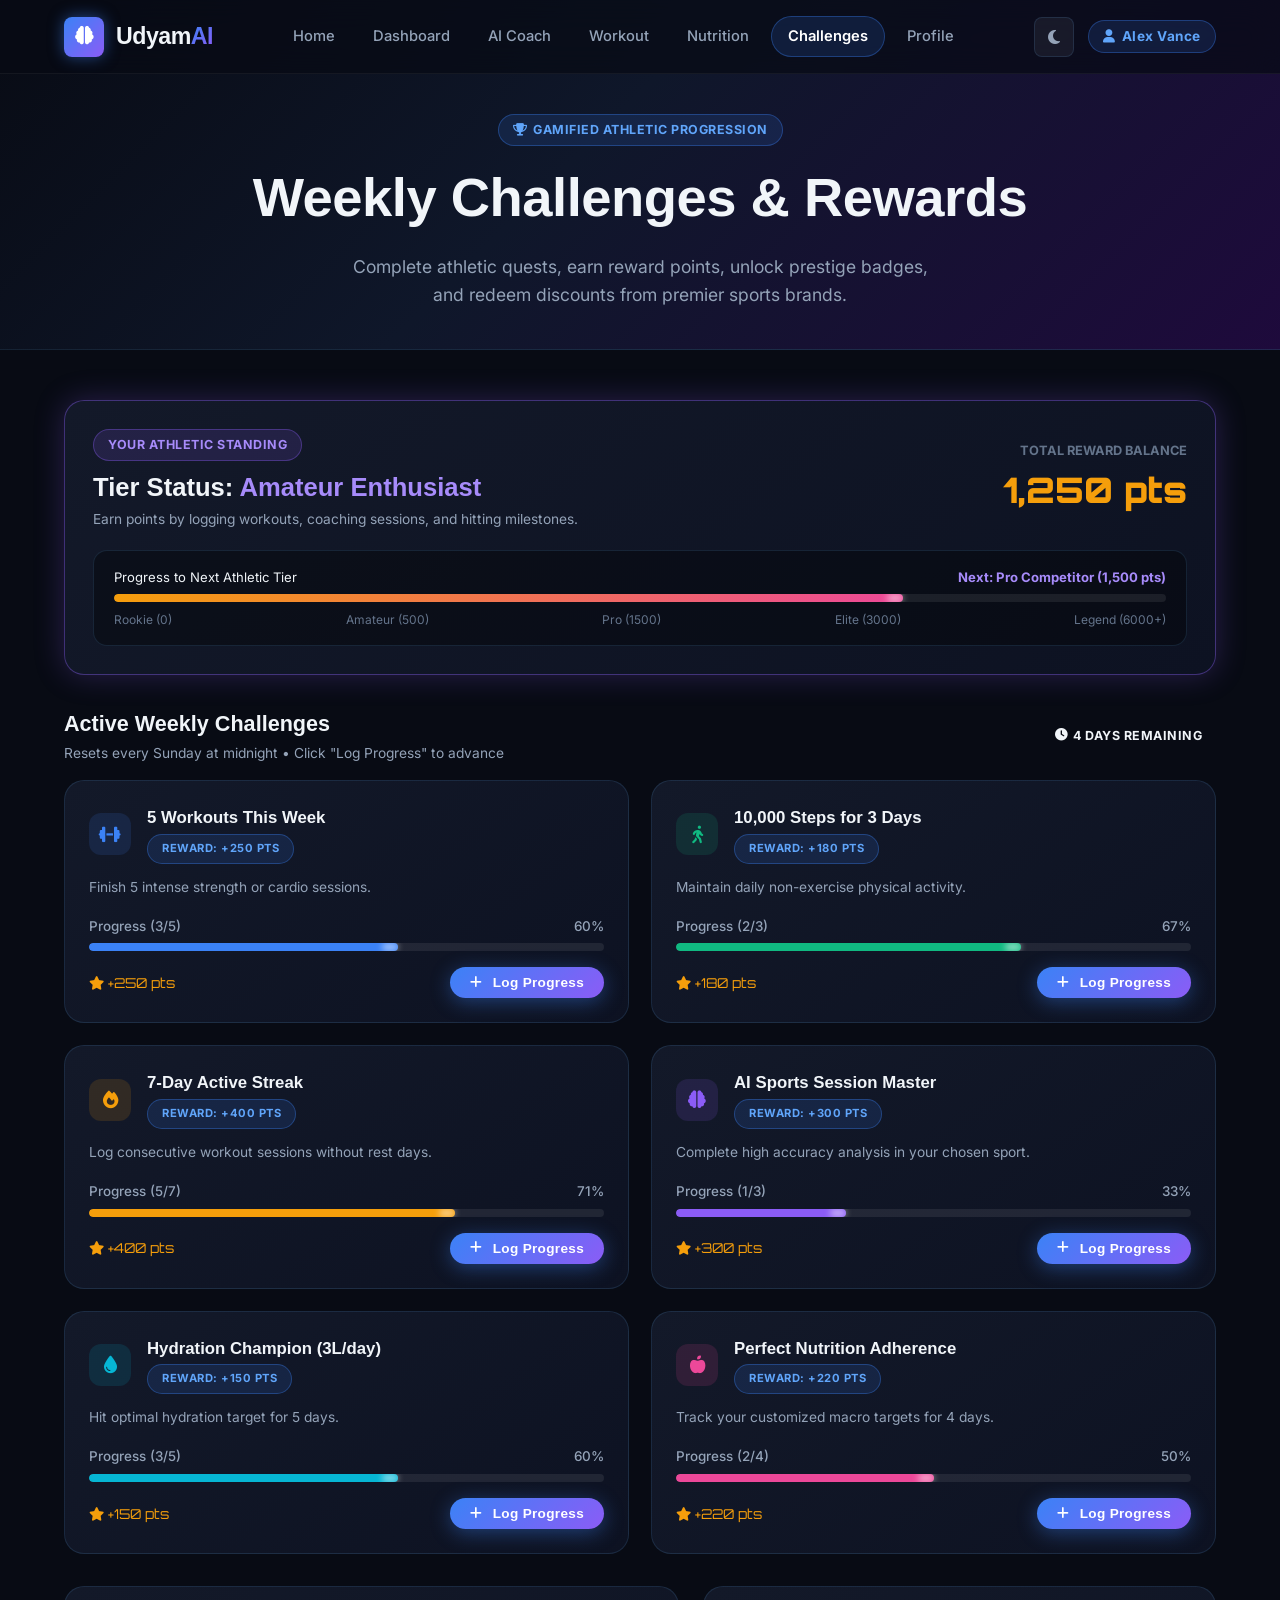
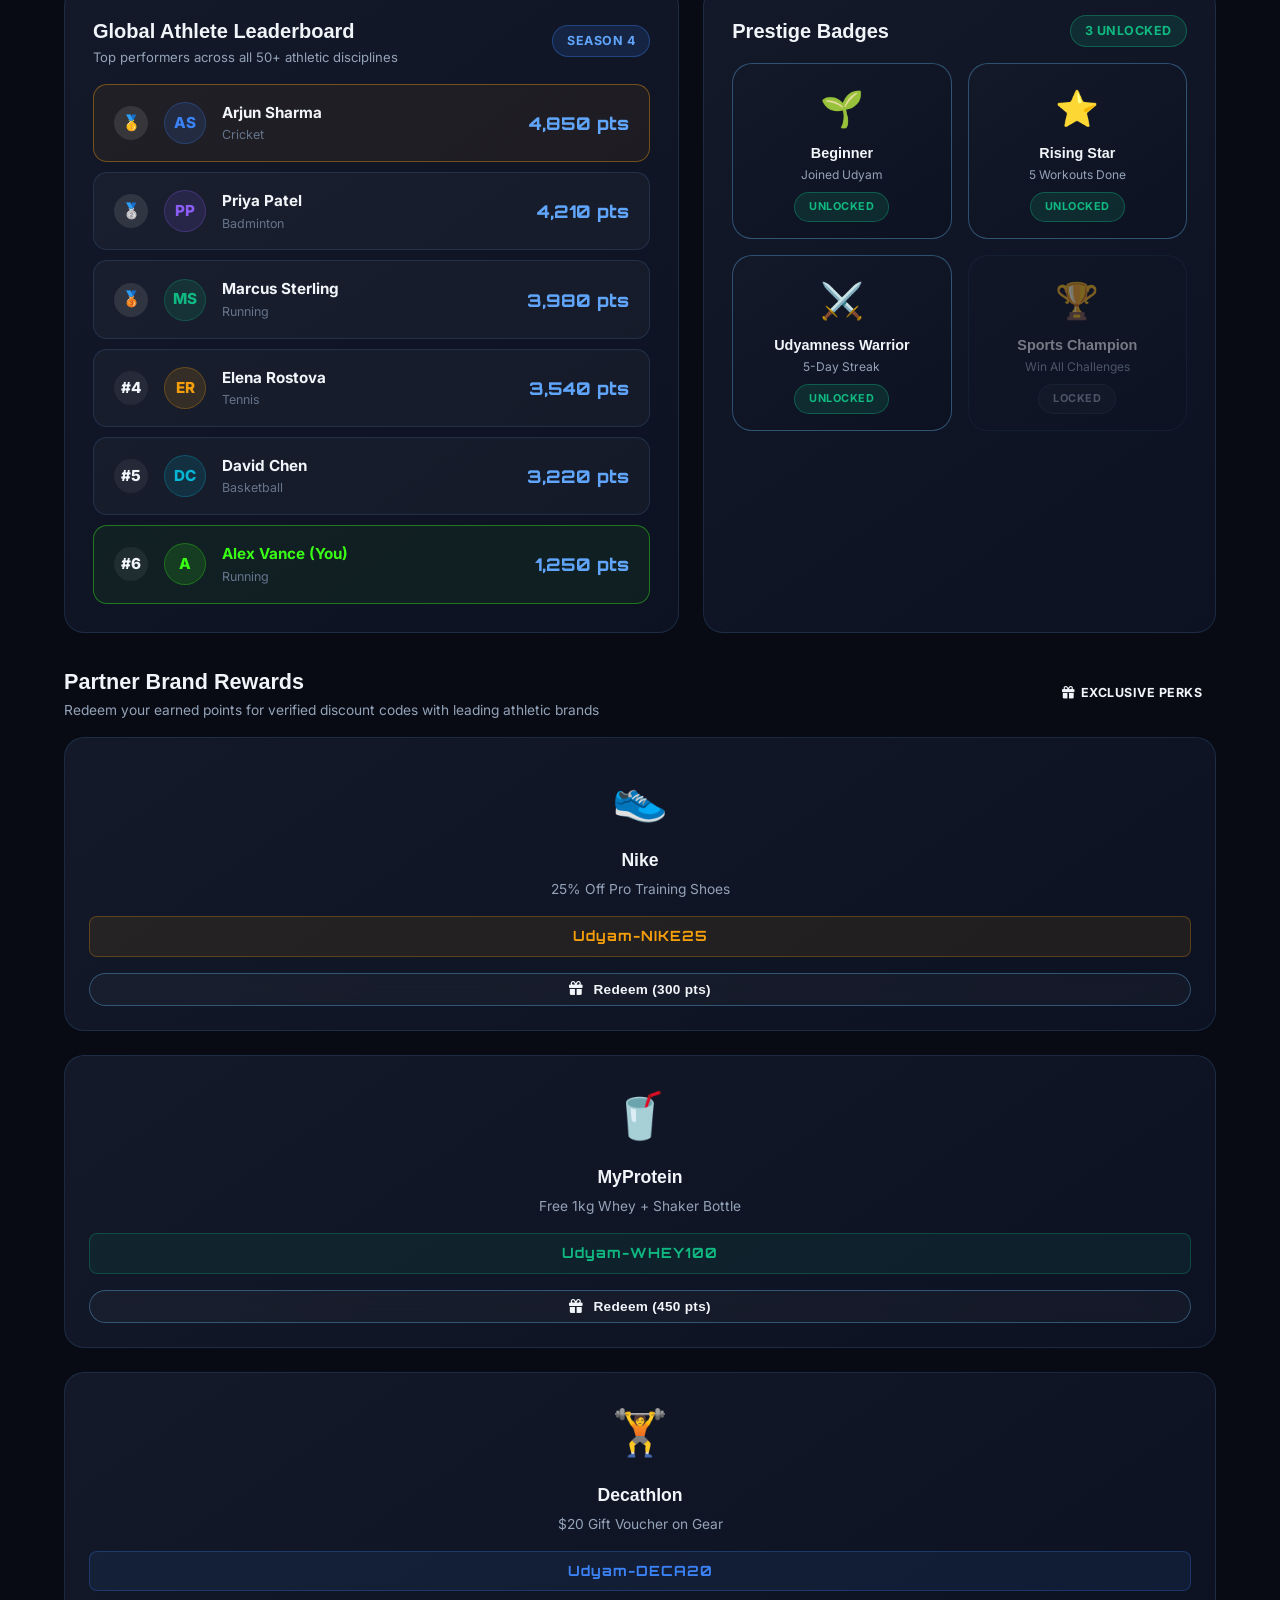
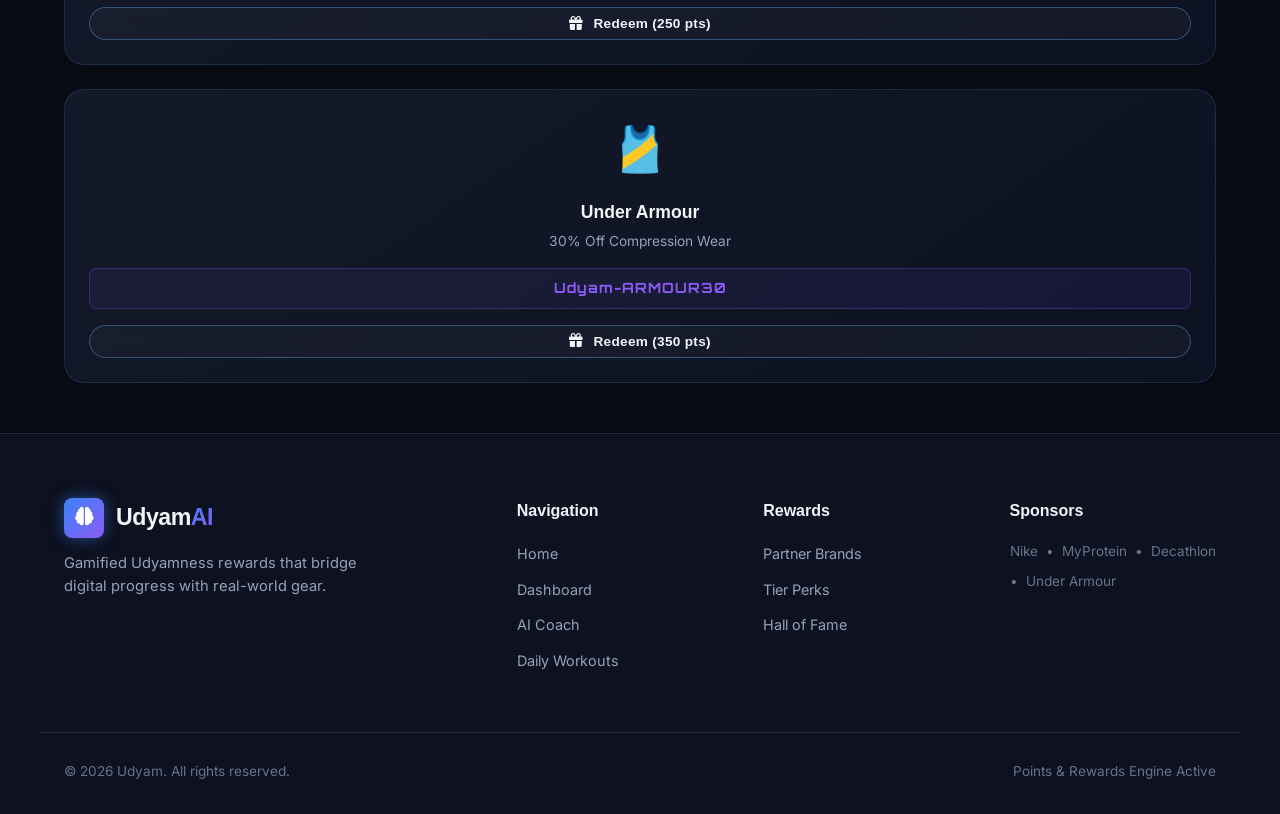
<file: challenges.html>
<!DOCTYPE html>
<html lang="en">
<head>
  <meta charset="UTF-8">
  <meta name="viewport" content="width=device-width, initial-scale=1.0">
  <link rel="icon" href="favicon.svg" type="image/svg+xml">
  <title>Challenges & Rewards – Udyam</title>

  <!-- Google Fonts -->
  <link rel="preconnect" href="https://fonts.googleapis.com">
  <link rel="preconnect" href="https://fonts.gstatic.com" crossorigin>
  <link href="https://fonts.googleapis.com/css2?family=Inter:wght@300;400;500;600;700&family=Orbitron:wght@500;700;800;900&family=OutUdyam:wght@400;500;600;700;800;900&display=swap" rel="stylesheet">

  <!-- Font Awesome 6 -->
  <link rel="stylesheet" href="https://cdnjs.cloudflare.com/ajax/libs/font-awesome/6.5.1/css/all.min.css">

  <!-- Udyam Stylesheet -->
  <link rel="stylesheet" href="css/style.css">

  <!-- Theme Initialization (prevents flash) -->
  <script>
    (function() {
      try {
        if (localStorage.getItem('Udyam_theme') === 'light') {
          document.documentElement.setAttribute('data-theme', 'light');
        }
      } catch (e) {}
    })();
  </script>
</head>
<body data-page="challenges">

  <!-- Navigation Bar -->
  <nav id="navbar" class="navbar">
    <div class="container nav-inner">
      <a href="index.html" class="nav-logo">
        <div class="nav-logo-icon"><i class="fa-solid fa-brain"></i></div>
        <div>Udyam<span>AI</span></div>
      </a>

      <div class="nav-links">
        <a href="index.html" class="nav-link">Home</a>
        <a href="dashboard.html" class="nav-link">Dashboard</a>
        <a href="ai-coach.html" class="nav-link">AI Coach</a>
        <a href="workout.html" class="nav-link">Workout</a>
        <a href="nutrition.html" class="nav-link">Nutrition</a>
        <a href="challenges.html" class="nav-link active">Challenges</a>
        <a href="profile.html" class="nav-link">Profile</a>
      </div>

      <div class="flex" style="align-items:center; gap:14px">
        <button class="theme-toggle" id="theme-toggle" aria-label="Toggle theme" title="Toggle theme">
          <i class="fa-solid fa-moon"></i>
        </button>
        <a href="profile.html" class="badge badge-blue" style="text-transform:none;font-size:0.85rem">
          <i class="fa-solid fa-user"></i> <span class="nav-user-name">Athlete</span>
        </a>
        <button id="hamburger" class="hamburger" aria-label="Toggle navigation">
          <span></span><span></span><span></span>
        </button>
      </div>
    </div>
  </nav>

  <!-- Mobile Menu -->
  <div id="mobile-nav" class="mobile-nav">
    <a href="index.html" class="nav-link">Home</a>
    <a href="dashboard.html" class="nav-link">Dashboard</a>
    <a href="ai-coach.html" class="nav-link">AI Coach</a>
    <a href="workout.html" class="nav-link">Workout</a>
    <a href="nutrition.html" class="nav-link">Nutrition</a>
    <a href="challenges.html" class="nav-link active">Challenges</a>
    <a href="profile.html" class="nav-link">Profile</a>
    <button class="theme-toggle btn btn-sm btn-outline" style="width:80%;max-width:320px;margin-top:10px" aria-label="Toggle theme">
      <i class="fa-solid fa-moon"></i> <span class="theme-toggle-text">Dark Mode</span>
    </button>
  </div>

  <!-- Page Header -->
  <header class="page-hero">
    <div class="container">
      <span class="badge badge-blue mb-2"><i class="fa-solid fa-trophy"></i> Gamified Athletic Progression</span>
      <h1 class="page-hero-title">Weekly Challenges & Rewards</h1>
      <p class="page-hero-sub">Complete athletic quests, earn reward points, unlock prestige badges, and redeem discounts from premier sports brands.</p>
    </div>
  </header>

  <!-- Main Content -->
  <main class="section-sm">
    <div class="container">
      
      <!-- User Gamification Level Card -->
      <section class="card card-glow-purple mb-8">
        <div class="flex-between" style="flex-wrap:wrap;gap:20px;margin-bottom:20px">
          <div>
            <span class="badge badge-purple" style="margin-bottom:6px">Your Athletic Standing</span>
            <h2 class="font-display" style="font-size:1.6rem;font-weight:800">
              Tier Status: <span id="ch-level-title" style="color:var(--clr-purple-light)">Amateur Enthusiast</span>
            </h2>
            <p style="font-size:0.86rem;color:var(--clr-text-muted)">Earn points by logging workouts, coaching sessions, and hitting milestones.</p>
          </div>

          <div style="text-align:right">
            <div style="font-size:0.8rem;color:var(--clr-text-dim);text-transform:uppercase;font-weight:700">Total Reward Balance</div>
            <div style="font-family:var(--font-tech);font-size:2.2rem;font-weight:900;color:var(--clr-orange)" id="ch-total-points">
              1,250 pts
            </div>
          </div>
        </div>

        <!-- Tier Progress Bar -->
        <div style="background:rgba(0,0,0,0.35);border:1px solid var(--clr-border);border-radius:var(--radius-md);padding:16px 20px">
          <div class="flex-between" style="font-size:0.82rem;margin-bottom:6px">
            <span>Progress to Next Athletic Tier</span>
            <span style="color:var(--clr-purple-light);font-weight:700">Next: Pro Competitor (1,500 pts)</span>
          </div>
          <div class="progress-wrap">
            <div class="progress-bar" id="ch-level-bar-fill" style="width:75%;background:var(--grad-fire)"></div>
          </div>
          <div class="flex-between" style="font-size:0.75rem;color:var(--clr-text-dim);margin-top:8px">
            <span>Rookie (0)</span>
            <span>Amateur (500)</span>
            <span>Pro (1500)</span>
            <span>Elite (3000)</span>
            <span>Legend (6000+)</span>
          </div>
        </div>
      </section>

      <!-- Weekly Challenges Section -->
      <section class="mb-8">
        <div class="flex-between mb-4">
          <div>
            <h3 class="font-display" style="font-size:1.35rem;font-weight:800">Active Weekly Challenges</h3>
            <p style="font-size:0.86rem;color:var(--clr-text-muted)">Resets every Sunday at midnight &bull; Click "Log Progress" to advance</p>
          </div>
          <span class="badge badge-fire"><i class="fa-solid fa-clock"></i> 4 Days Remaining</span>
        </div>

        <div class="challenges-grid" id="challenges-list-grid">
          <!-- Populated dynamically via JS -->
        </div>
      </section>

      <!-- Badges Showcase & Leaderboard Grid -->
      <section class="grid gap-6 mb-8" style="grid-template-columns: 1.2fr 1fr">
        
        <!-- Interactive Leaderboard -->
        <div class="card">
          <div class="flex-between mb-4">
            <div>
              <h3 class="font-display" style="font-size:1.25rem;font-weight:800">Global Athlete Leaderboard</h3>
              <p style="font-size:0.82rem;color:var(--clr-text-muted)">Top performers across all 50+ athletic disciplines</p>
            </div>
            <span class="badge badge-blue">Season 4</span>
          </div>

          <div class="leaderboard-container" id="challenges-leaderboard-list">
            <!-- Populated dynamically via JS -->
          </div>
        </div>

        <!-- Achievement Badges -->
        <div class="card">
          <div class="flex-between mb-4">
            <h3 class="font-display" style="font-size:1.25rem;font-weight:800">Prestige Badges</h3>
            <span class="badge badge-green">3 Unlocked</span>
          </div>

          <div class="grid gap-4" style="grid-template-columns: 1fr 1fr">
            <div class="card" style="padding:16px;text-align:center;border-color:var(--clr-border-glow)">
              <div style="font-size:2.2rem;margin-bottom:6px">🌱</div>
              <div style="font-family:var(--font-display);font-weight:700;font-size:0.9rem">Beginner</div>
              <div style="font-size:0.75rem;color:var(--clr-text-muted)">Joined Udyam</div>
              <span class="badge badge-green mt-2" style="font-size:0.68rem">UNLOCKED</span>
            </div>

            <div class="card" style="padding:16px;text-align:center;border-color:var(--clr-border-glow)">
              <div style="font-size:2.2rem;margin-bottom:6px">⭐</div>
              <div style="font-family:var(--font-display);font-weight:700;font-size:0.9rem">Rising Star</div>
              <div style="font-size:0.75rem;color:var(--clr-text-muted)">5 Workouts Done</div>
              <span class="badge badge-green mt-2" style="font-size:0.68rem">UNLOCKED</span>
            </div>

            <div class="card" style="padding:16px;text-align:center;border-color:var(--clr-border-glow)">
              <div style="font-size:2.2rem;margin-bottom:6px">⚔️</div>
              <div style="font-family:var(--font-display);font-weight:700;font-size:0.9rem">Udyamness Warrior</div>
              <div style="font-size:0.75rem;color:var(--clr-text-muted)">5-Day Streak</div>
              <span class="badge badge-green mt-2" style="font-size:0.68rem">UNLOCKED</span>
            </div>

            <div class="card" style="padding:16px;text-align:center;opacity:0.45">
              <div style="font-size:2.2rem;margin-bottom:6px">🏆</div>
              <div style="font-family:var(--font-display);font-weight:700;font-size:0.9rem">Sports Champion</div>
              <div style="font-size:0.75rem;color:var(--clr-text-muted)">Win All Challenges</div>
              <span class="badge badge-outline mt-2" style="font-size:0.68rem">LOCKED</span>
            </div>
          </div>
        </div>

      </section>

      <!-- Partner Brand Rewards Section -->
      <section>
        <div class="flex-between mb-4">
          <div>
            <h3 class="font-display" style="font-size:1.35rem;font-weight:800">Partner Brand Rewards</h3>
            <p style="font-size:0.86rem;color:var(--clr-text-muted)">Redeem your earned points for verified discount codes with leading athletic brands</p>
          </div>
          <span class="badge badge-fire"><i class="fa-solid fa-gift"></i> Exclusive Perks</span>
        </div>

        <div class="grid gap-6" id="partner-rewards-grid" style="grid-template-columns: repeat(auto-Udyam, minmax(240px, 1fr))">
          <!-- Populated dynamically via JS -->
        </div>
      </section>

    </div>
  </main>

  <!-- Footer -->
  <footer class="footer">
    <div class="container footer-grid">
      <div class="footer-brand">
        <a href="index.html" class="nav-logo">
          <div class="nav-logo-icon"><i class="fa-solid fa-brain"></i></div>
          <div>Udyam<span>AI</span></div>
        </a>
        <p>Gamified Udyamness rewards that bridge digital progress with real-world gear.</p>
      </div>

      <div class="footer-col">
        <h4>Navigation</h4>
        <ul>
          <li><a href="index.html">Home</a></li>
          <li><a href="dashboard.html">Dashboard</a></li>
          <li><a href="ai-coach.html">AI Coach</a></li>
          <li><a href="workout.html">Daily Workouts</a></li>
        </ul>
      </div>

      <div class="footer-col">
        <h4>Rewards</h4>
        <ul>
          <li><a href="#">Partner Brands</a></li>
          <li><a href="#">Tier Perks</a></li>
          <li><a href="#">Hall of Fame</a></li>
        </ul>
      </div>

      <div class="footer-col">
        <h4>Sponsors</h4>
        <div class="flex gap-2" style="flex-wrap:wrap;font-size:0.85rem;color:var(--clr-text-dim)">
          <span>Nike</span> &bull; <span>MyProtein</span> &bull; <span>Decathlon</span> &bull; <span>Under Armour</span>
        </div>
      </div>
    </div>

    <div class="container footer-bottom">
      <div>&copy; 2026 Udyam. All rights reserved.</div>
      <div>Points & Rewards Engine Active</div>
    </div>
  </footer>

  <script src="js/script.js"></script>
</body>
</html>
</file>
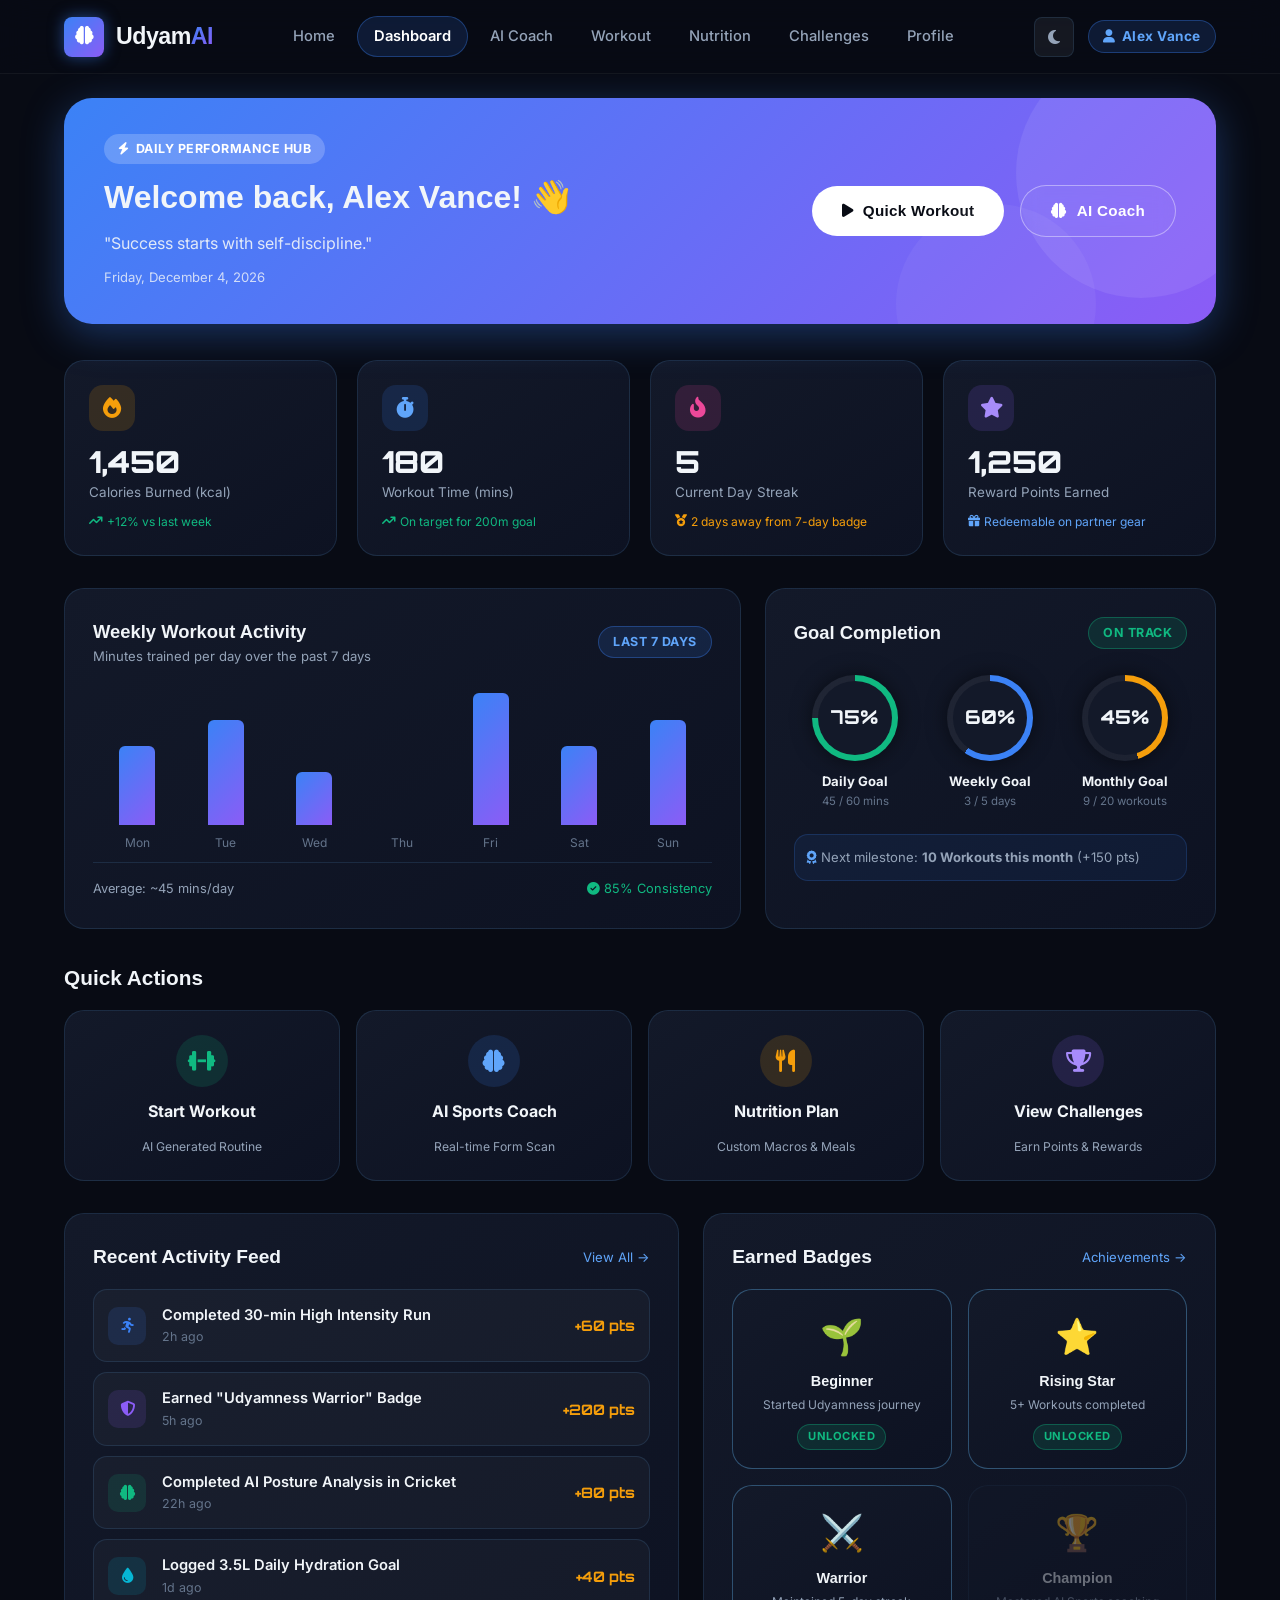
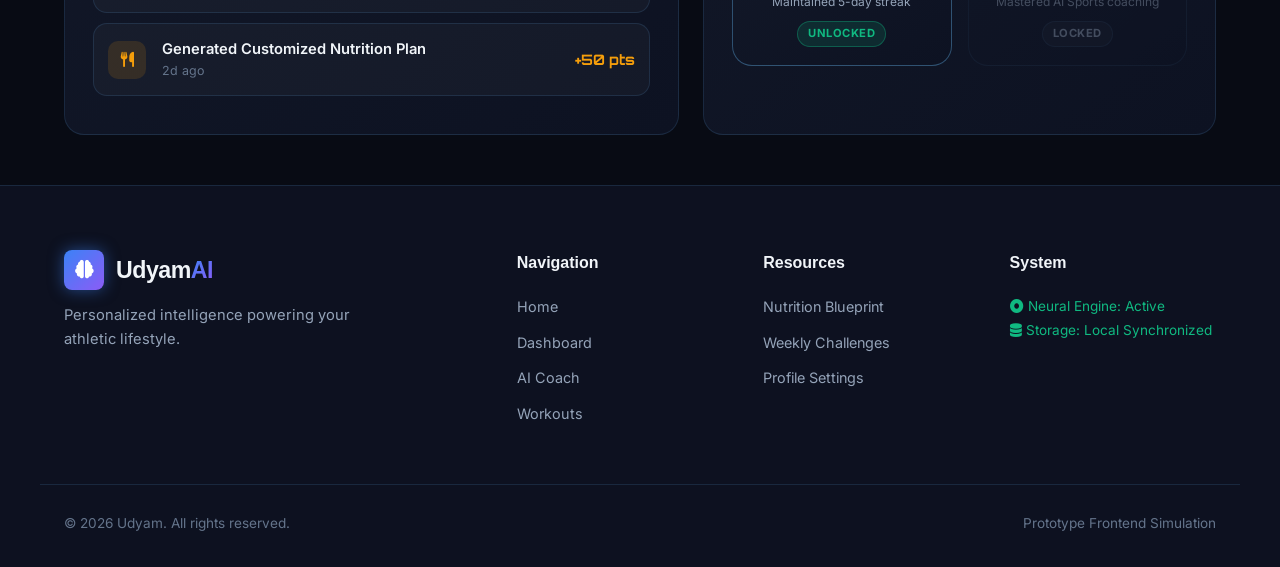
<file: dashboard.html>
<!DOCTYPE html>
<html lang="en">
<head>
  <meta charset="UTF-8">
  <meta name="viewport" content="width=device-width, initial-scale=1.0">
  <link rel="icon" href="favicon.svg" type="image/svg+xml">
  <title>Personal Dashboard – Udyam</title>

  <!-- Google Fonts -->
  <link rel="preconnect" href="https://fonts.googleapis.com">
  <link rel="preconnect" href="https://fonts.gstatic.com" crossorigin>
  <link href="https://fonts.googleapis.com/css2?family=Inter:wght@300;400;500;600;700&family=Orbitron:wght@500;700;800;900&family=OutUdyam:wght@400;500;600;700;800;900&display=swap" rel="stylesheet">

  <!-- Font Awesome 6 -->
  <link rel="stylesheet" href="https://cdnjs.cloudflare.com/ajax/libs/font-awesome/6.5.1/css/all.min.css">

  <!-- Udyam Stylesheet -->
  <link rel="stylesheet" href="css/style.css">

  <!-- Theme Initialization (prevents flash) -->
  <script>
    (function() {
      try {
        if (localStorage.getItem('Udyam_theme') === 'light') {
          document.documentElement.setAttribute('data-theme', 'light');
        }
      } catch (e) {}
    })();
  </script>
</head>
<body data-page="dashboard">

  <!-- Navigation Bar -->
  <nav id="navbar" class="navbar">
    <div class="container nav-inner">
      <a href="index.html" class="nav-logo">
        <div class="nav-logo-icon"><i class="fa-solid fa-brain"></i></div>
        <div>Udyam<span>AI</span></div>
      </a>

      <div class="nav-links">
        <a href="index.html" class="nav-link">Home</a>
        <a href="dashboard.html" class="nav-link active">Dashboard</a>
        <a href="ai-coach.html" class="nav-link">AI Coach</a>
        <a href="workout.html" class="nav-link">Workout</a>
        <a href="nutrition.html" class="nav-link">Nutrition</a>
        <a href="challenges.html" class="nav-link">Challenges</a>
        <a href="profile.html" class="nav-link">Profile</a>
      </div>

      <div class="flex" style="align-items:center; gap:14px">
        <button class="theme-toggle" id="theme-toggle" aria-label="Toggle theme" title="Toggle theme">
          <i class="fa-solid fa-moon"></i>
        </button>
        <a href="profile.html" class="badge badge-blue" style="text-transform:none;font-size:0.85rem">
          <i class="fa-solid fa-user"></i> <span class="nav-user-name">Athlete</span>
        </a>
        <button id="hamburger" class="hamburger" aria-label="Toggle navigation">
          <span></span><span></span><span></span>
        </button>
      </div>
    </div>
  </nav>

  <!-- Mobile Menu -->
  <div id="mobile-nav" class="mobile-nav">
    <a href="index.html" class="nav-link">Home</a>
    <a href="dashboard.html" class="nav-link active">Dashboard</a>
    <a href="ai-coach.html" class="nav-link">AI Coach</a>
    <a href="workout.html" class="nav-link">Workout</a>
    <a href="nutrition.html" class="nav-link">Nutrition</a>
    <a href="challenges.html" class="nav-link">Challenges</a>
    <a href="profile.html" class="nav-link">Profile</a>
    <button class="theme-toggle btn btn-sm btn-outline" style="width:80%;max-width:320px;margin-top:10px" aria-label="Toggle theme">
      <i class="fa-solid fa-moon"></i> <span class="theme-toggle-text">Dark Mode</span>
    </button>
  </div>

  <!-- Main Content -->
  <main class="section-sm" style="padding-top:calc(var(--nav-h) + 24px)">
    <div class="container">
      
      <!-- Welcome Hero Banner -->
      <section class="dash-banner flex-between" style="flex-wrap:wrap;gap:20px">
        <div>
          <span class="badge" style="background:rgba(255,255,255,0.2);color:#fff;margin-bottom:8px">
            <i class="fa-solid fa-bolt"></i> Daily Performance Hub
          </span>
          <h1 class="dash-banner-title">
            Welcome back, <span id="dash-user-name">Athlete</span>! 👋
          </h1>
          <p class="dash-banner-sub" id="dash-motivational-quote">
            "Success starts with self-discipline. Let's make today count."
          </p>
          <div style="font-size:0.82rem;opacity:0.8;margin-top:10px" id="dash-current-date">
            Tuesday, August 25, 2026
          </div>
        </div>

        <div class="flex gap-4" style="align-items:center">
          <a href="workout.html" class="btn" style="background:#fff;color:#080b14;font-weight:700">
            <i class="fa-solid fa-play"></i> Quick Workout
          </a>
          <a href="ai-coach.html" class="btn btn-outline" style="border-color:rgba(255,255,255,0.4);color:#fff">
            <i class="fa-solid fa-brain"></i> AI Coach
          </a>
        </div>
      </section>

      <!-- Key Metrics 4-Grid -->
      <section class="stats-4-grid">
        <!-- Calories Burned -->
        <div class="dash-stat-card">
          <div class="stat-card-icon" style="background:rgba(245,158,11,0.15);color:var(--clr-orange)">
            <i class="fa-solid fa-fire"></i>
          </div>
          <div class="stat-card-number" id="dash-cal-val">0</div>
          <div class="stat-card-name">Calories Burned (kcal)</div>
          <div style="font-size:0.75rem;color:var(--clr-green);margin-top:8px;display:flex;align-items:center;gap:4px">
            <i class="fa-solid fa-arrow-trend-up"></i> +12% vs last week
          </div>
        </div>

        <!-- Workout Time -->
        <div class="dash-stat-card">
          <div class="stat-card-icon" style="background:rgba(59,130,246,0.15);color:var(--clr-blue-light)">
            <i class="fa-solid fa-stopwatch"></i>
          </div>
          <div class="stat-card-number" id="dash-time-val">0</div>
          <div class="stat-card-name">Workout Time (mins)</div>
          <div style="font-size:0.75rem;color:var(--clr-green);margin-top:8px;display:flex;align-items:center;gap:4px">
            <i class="fa-solid fa-arrow-trend-up"></i> On target for 200m goal
          </div>
        </div>

        <!-- Streak -->
        <div class="dash-stat-card">
          <div class="stat-card-icon" style="background:rgba(236,72,153,0.15);color:var(--clr-pink)">
            <i class="fa-solid fa-fire-flame-curved"></i>
          </div>
          <div class="stat-card-number" id="dash-streak-val">0</div>
          <div class="stat-card-name">Current Day Streak</div>
          <div style="font-size:0.75rem;color:var(--clr-orange);margin-top:8px;display:flex;align-items:center;gap:4px">
            <i class="fa-solid fa-medal"></i> 2 days away from 7-day badge
          </div>
        </div>

        <!-- Points Earned -->
        <div class="dash-stat-card">
          <div class="stat-card-icon" style="background:rgba(139,92,246,0.15);color:var(--clr-purple-light)">
            <i class="fa-solid fa-star"></i>
          </div>
          <div class="stat-card-number" id="dash-points-val">0</div>
          <div class="stat-card-name">Reward Points Earned</div>
          <div style="font-size:0.75rem;color:var(--clr-blue-light);margin-top:8px;display:flex;align-items:center;gap:4px">
            <i class="fa-solid fa-gift"></i> Redeemable on partner gear
          </div>
        </div>
      </section>

      <!-- Charts & Visualizations -->
      <section class="grid gap-6 mb-8" style="grid-template-columns: 1.5fr 1fr">
        <!-- Weekly Workout Bar Chart -->
        <div class="card">
          <div class="flex-between mb-4">
            <div>
              <h3 class="font-display" style="font-size:1.15rem;font-weight:700">Weekly Workout Activity</h3>
              <p style="font-size:0.82rem;color:var(--clr-text-muted)">Minutes trained per day over the past 7 days</p>
            </div>
            <span class="badge badge-blue">Last 7 Days</span>
          </div>

          <div style="display:flex;align-items:flex-end;justify-content:space-between;height:180px;padding:10px 0;border-bottom:1px solid var(--clr-border)">
            <div style="flex:1;display:flex;flex-direction:column;align-items:center;gap:8px;height:100%">
              <div style="flex:1;width:100%;display:flex;align-items:flex-end;justify-content:center">
                <div class="chart-bar-item" style="width:36px;height:0;background:var(--grad-primary);border-radius:6px 6px 0 0;transition:height 1s cubic-bezier(0.4,0,0.2,1);position:relative"></div>
              </div>
              <span style="font-size:0.75rem;color:var(--clr-text-dim)">Mon</span>
            </div>

            <div style="flex:1;display:flex;flex-direction:column;align-items:center;gap:8px;height:100%">
              <div style="flex:1;width:100%;display:flex;align-items:flex-end;justify-content:center">
                <div class="chart-bar-item" style="width:36px;height:0;background:var(--grad-primary);border-radius:6px 6px 0 0;transition:height 1s cubic-bezier(0.4,0,0.2,1);position:relative"></div>
              </div>
              <span style="font-size:0.75rem;color:var(--clr-text-dim)">Tue</span>
            </div>

            <div style="flex:1;display:flex;flex-direction:column;align-items:center;gap:8px;height:100%">
              <div style="flex:1;width:100%;display:flex;align-items:flex-end;justify-content:center">
                <div class="chart-bar-item" style="width:36px;height:0;background:var(--grad-primary);border-radius:6px 6px 0 0;transition:height 1s cubic-bezier(0.4,0,0.2,1);position:relative"></div>
              </div>
              <span style="font-size:0.75rem;color:var(--clr-text-dim)">Wed</span>
            </div>

            <div style="flex:1;display:flex;flex-direction:column;align-items:center;gap:8px;height:100%">
              <div style="flex:1;width:100%;display:flex;align-items:flex-end;justify-content:center">
                <div class="chart-bar-item" style="width:36px;height:0;background:var(--grad-primary);border-radius:6px 6px 0 0;transition:height 1s cubic-bezier(0.4,0,0.2,1);position:relative"></div>
              </div>
              <span style="font-size:0.75rem;color:var(--clr-text-dim)">Thu</span>
            </div>

            <div style="flex:1;display:flex;flex-direction:column;align-items:center;gap:8px;height:100%">
              <div style="flex:1;width:100%;display:flex;align-items:flex-end;justify-content:center">
                <div class="chart-bar-item" style="width:36px;height:0;background:var(--grad-primary);border-radius:6px 6px 0 0;transition:height 1s cubic-bezier(0.4,0,0.2,1);position:relative"></div>
              </div>
              <span style="font-size:0.75rem;color:var(--clr-text-dim)">Fri</span>
            </div>

            <div style="flex:1;display:flex;flex-direction:column;align-items:center;gap:8px;height:100%">
              <div style="flex:1;width:100%;display:flex;align-items:flex-end;justify-content:center">
                <div class="chart-bar-item" style="width:36px;height:0;background:var(--grad-primary);border-radius:6px 6px 0 0;transition:height 1s cubic-bezier(0.4,0,0.2,1);position:relative"></div>
              </div>
              <span style="font-size:0.75rem;color:var(--clr-text-dim)">Sat</span>
            </div>

            <div style="flex:1;display:flex;flex-direction:column;align-items:center;gap:8px;height:100%">
              <div style="flex:1;width:100%;display:flex;align-items:flex-end;justify-content:center">
                <div class="chart-bar-item" style="width:36px;height:0;background:var(--grad-primary);border-radius:6px 6px 0 0;transition:height 1s cubic-bezier(0.4,0,0.2,1);position:relative"></div>
              </div>
              <span style="font-size:0.75rem;color:var(--clr-text-dim)">Sun</span>
            </div>
          </div>

          <div class="flex-between mt-4" style="font-size:0.8rem;color:var(--clr-text-muted)">
            <span>Average: ~45 mins/day</span>
            <span style="color:var(--clr-green)"><i class="fa-solid fa-circle-check"></i> 85% Consistency</span>
          </div>
        </div>

        <!-- Goals Progress Circular Gauges -->
        <div class="card">
          <div class="flex-between mb-4">
            <h3 class="font-display" style="font-size:1.15rem;font-weight:700">Goal Completion</h3>
            <span class="badge badge-green">On Track</span>
          </div>

          <div style="display:grid;grid-template-columns:repeat(3,1fr);gap:12px;text-align:center;padding:10px 0">
            <div>
              <div class="score-circle-hud" style="--pct:75%;background:conic-gradient(var(--clr-green) 75%, rgba(255,255,255,0.06) 0%)">
                <span class="score-circle-val">75%</span>
              </div>
              <div style="font-size:0.82rem;font-weight:700;margin-top:4px">Daily Goal</div>
              <div style="font-size:0.72rem;color:var(--clr-text-dim)">45 / 60 mins</div>
            </div>

            <div>
              <div class="score-circle-hud" style="--pct:60%;background:conic-gradient(var(--clr-blue) 60%, rgba(255,255,255,0.06) 0%)">
                <span class="score-circle-val">60%</span>
              </div>
              <div style="font-size:0.82rem;font-weight:700;margin-top:4px">Weekly Goal</div>
              <div style="font-size:0.72rem;color:var(--clr-text-dim)">3 / 5 days</div>
            </div>

            <div>
              <div class="score-circle-hud" style="--pct:45%;background:conic-gradient(var(--clr-orange) 45%, rgba(255,255,255,0.06) 0%)">
                <span class="score-circle-val">45%</span>
              </div>
              <div style="font-size:0.82rem;font-weight:700;margin-top:4px">Monthly Goal</div>
              <div style="font-size:0.72rem;color:var(--clr-text-dim)">9 / 20 workouts</div>
            </div>
          </div>

          <div style="background:rgba(59,130,246,0.08);border:1px solid rgba(59,130,246,0.2);border-radius:var(--radius-md);padding:12px;margin-top:14px;font-size:0.82rem;color:var(--clr-text-muted)">
            <i class="fa-solid fa-award" style="color:var(--clr-blue-light)"></i> Next milestone: <strong>10 Workouts this month</strong> (+150 pts)
          </div>
        </div>
      </section>

      <!-- Quick Actions Grid -->
      <section class="mb-8">
        <h3 class="font-display" style="font-size:1.3rem;font-weight:800;margin-bottom:16px">Quick Actions</h3>
        <div class="quick-actions-row">
          <a href="workout.html" class="quick-action-btn">
            <div class="quick-action-icon" style="background:rgba(16,185,129,0.15);color:var(--clr-green)">
              <i class="fa-solid fa-dumbbell"></i>
            </div>
            <div style="font-weight:700">Start Workout</div>
            <div style="font-size:0.76rem;color:var(--clr-text-muted)">AI Generated Routine</div>
          </a>

          <a href="ai-coach.html" class="quick-action-btn">
            <div class="quick-action-icon" style="background:rgba(59,130,246,0.15);color:var(--clr-blue-light)">
              <i class="fa-solid fa-brain"></i>
            </div>
            <div style="font-weight:700">AI Sports Coach</div>
            <div style="font-size:0.76rem;color:var(--clr-text-muted)">Real-time Form Scan</div>
          </a>

          <a href="nutrition.html" class="quick-action-btn">
            <div class="quick-action-icon" style="background:rgba(245,158,11,0.15);color:var(--clr-orange)">
              <i class="fa-solid fa-utensils"></i>
            </div>
            <div style="font-weight:700">Nutrition Plan</div>
            <div style="font-size:0.76rem;color:var(--clr-text-muted)">Custom Macros & Meals</div>
          </a>

          <a href="challenges.html" class="quick-action-btn">
            <div class="quick-action-icon" style="background:rgba(139,92,246,0.15);color:var(--clr-purple-light)">
              <i class="fa-solid fa-trophy"></i>
            </div>
            <div style="font-weight:700">View Challenges</div>
            <div style="font-size:0.76rem;color:var(--clr-text-muted)">Earn Points & Rewards</div>
          </a>
        </div>
      </section>

      <!-- Bottom Row: Recent Activity & Badges -->
      <section class="grid gap-6" style="grid-template-columns: 1.2fr 1fr">
        <!-- Recent Activities Feed -->
        <div class="card">
          <div class="flex-between mb-4">
            <h3 class="font-display" style="font-size:1.2rem;font-weight:800">Recent Activity Feed</h3>
            <a href="challenges.html" style="font-size:0.82rem;color:var(--clr-blue-light)">View All &rarr;</a>
          </div>
          <div id="dash-activity-feed">
            <!-- Populated dynamically via JS -->
          </div>
        </div>

        <!-- Badges Showcase -->
        <div class="card">
          <div class="flex-between mb-4">
            <h3 class="font-display" style="font-size:1.2rem;font-weight:800">Earned Badges</h3>
            <a href="challenges.html" style="font-size:0.82rem;color:var(--clr-blue-light)">Achievements &rarr;</a>
          </div>
          <div class="grid gap-4" id="dash-badges-grid" style="grid-template-columns:1fr 1fr">
            <!-- Populated dynamically via JS -->
          </div>
        </div>
      </section>

    </div>
  </main>

  <!-- Footer -->
  <footer class="footer">
    <div class="container footer-grid">
      <div class="footer-brand">
        <a href="index.html" class="nav-logo">
          <div class="nav-logo-icon"><i class="fa-solid fa-brain"></i></div>
          <div>Udyam<span>AI</span></div>
        </a>
        <p>Personalized intelligence powering your athletic lifestyle.</p>
      </div>

      <div class="footer-col">
        <h4>Navigation</h4>
        <ul>
          <li><a href="index.html">Home</a></li>
          <li><a href="dashboard.html">Dashboard</a></li>
          <li><a href="ai-coach.html">AI Coach</a></li>
          <li><a href="workout.html">Workouts</a></li>
        </ul>
      </div>

      <div class="footer-col">
        <h4>Resources</h4>
        <ul>
          <li><a href="nutrition.html">Nutrition Blueprint</a></li>
          <li><a href="challenges.html">Weekly Challenges</a></li>
          <li><a href="profile.html">Profile Settings</a></li>
        </ul>
      </div>

      <div class="footer-col">
        <h4>System</h4>
        <div style="font-size:0.85rem;color:var(--clr-green);line-height:1.8">
          <div><i class="fa-solid fa-circle-dot"></i> Neural Engine: Active</div>
          <div><i class="fa-solid fa-database"></i> Storage: Local Synchronized</div>
        </div>
      </div>
    </div>

    <div class="container footer-bottom">
      <div>&copy; 2026 Udyam. All rights reserved.</div>
      <div>Prototype Frontend Simulation</div>
    </div>
  </footer>

  <script src="js/script.js"></script>
</body>
</html>
</file>
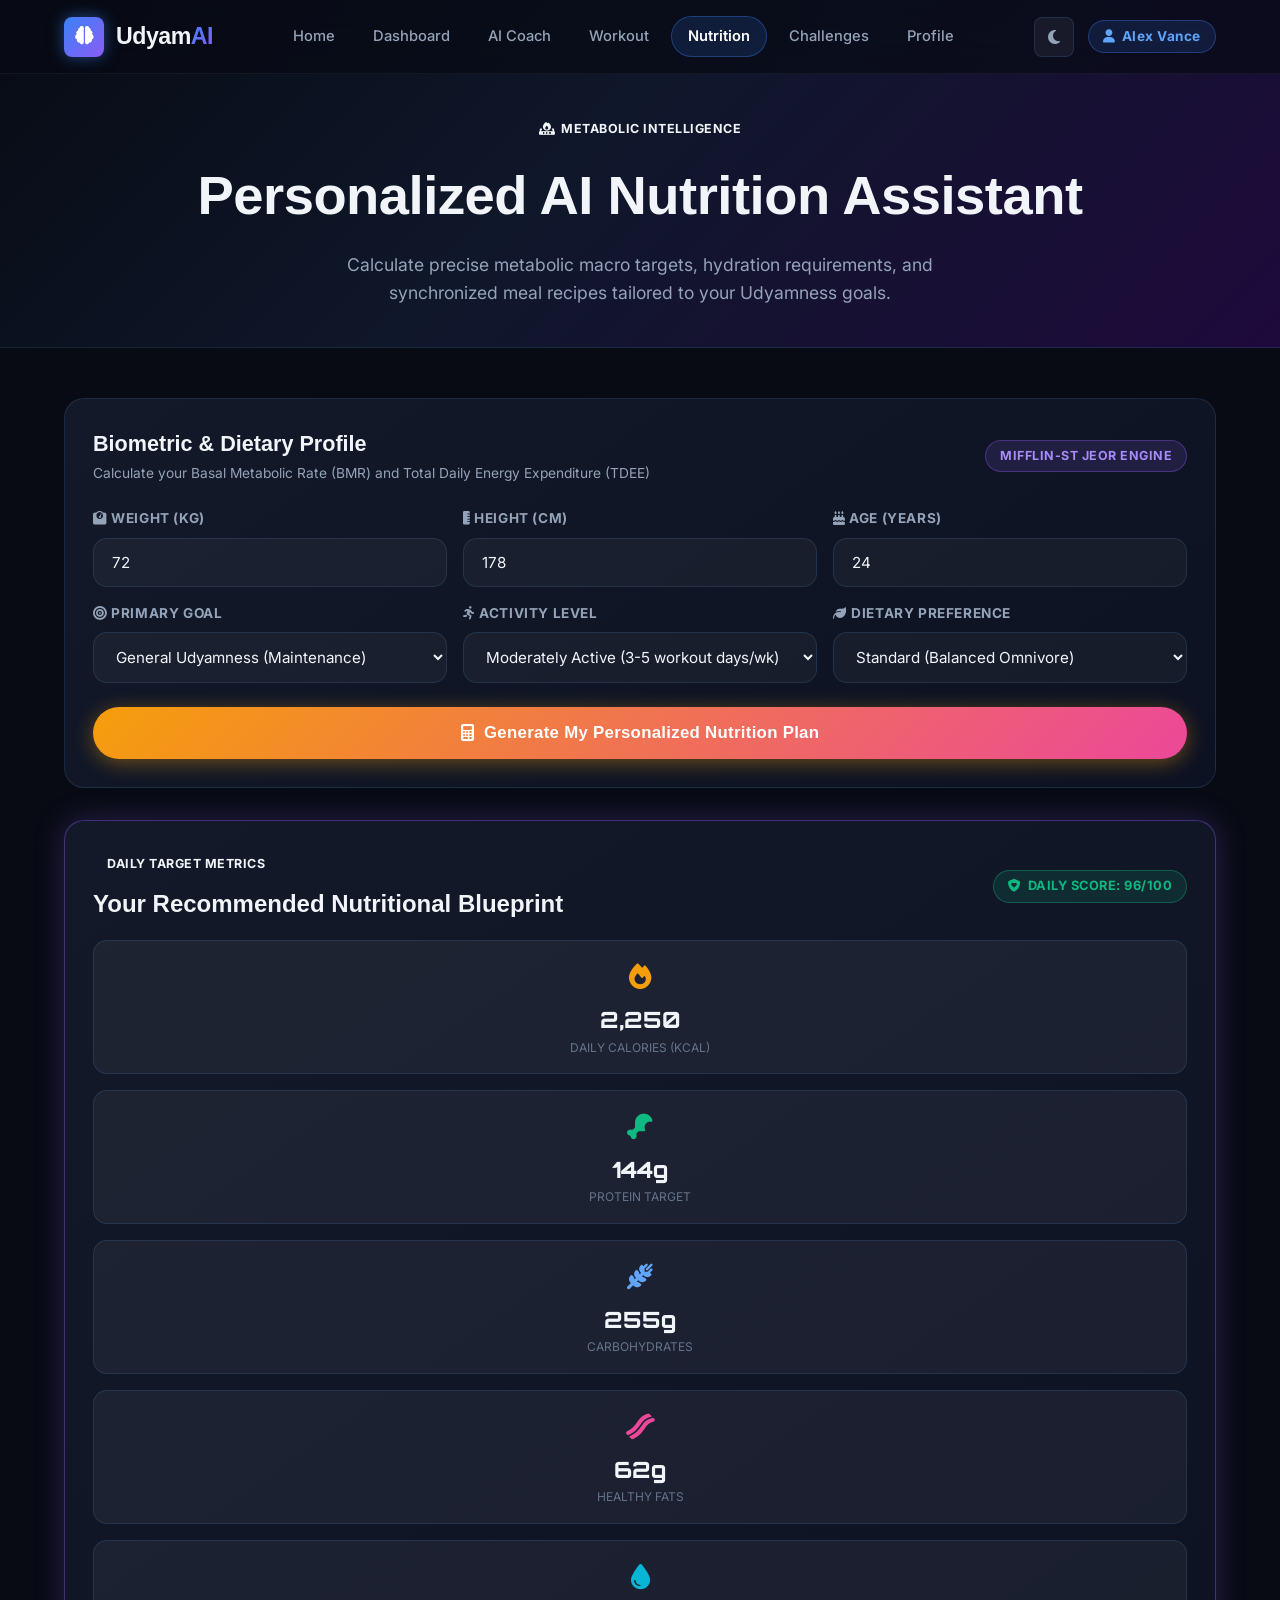
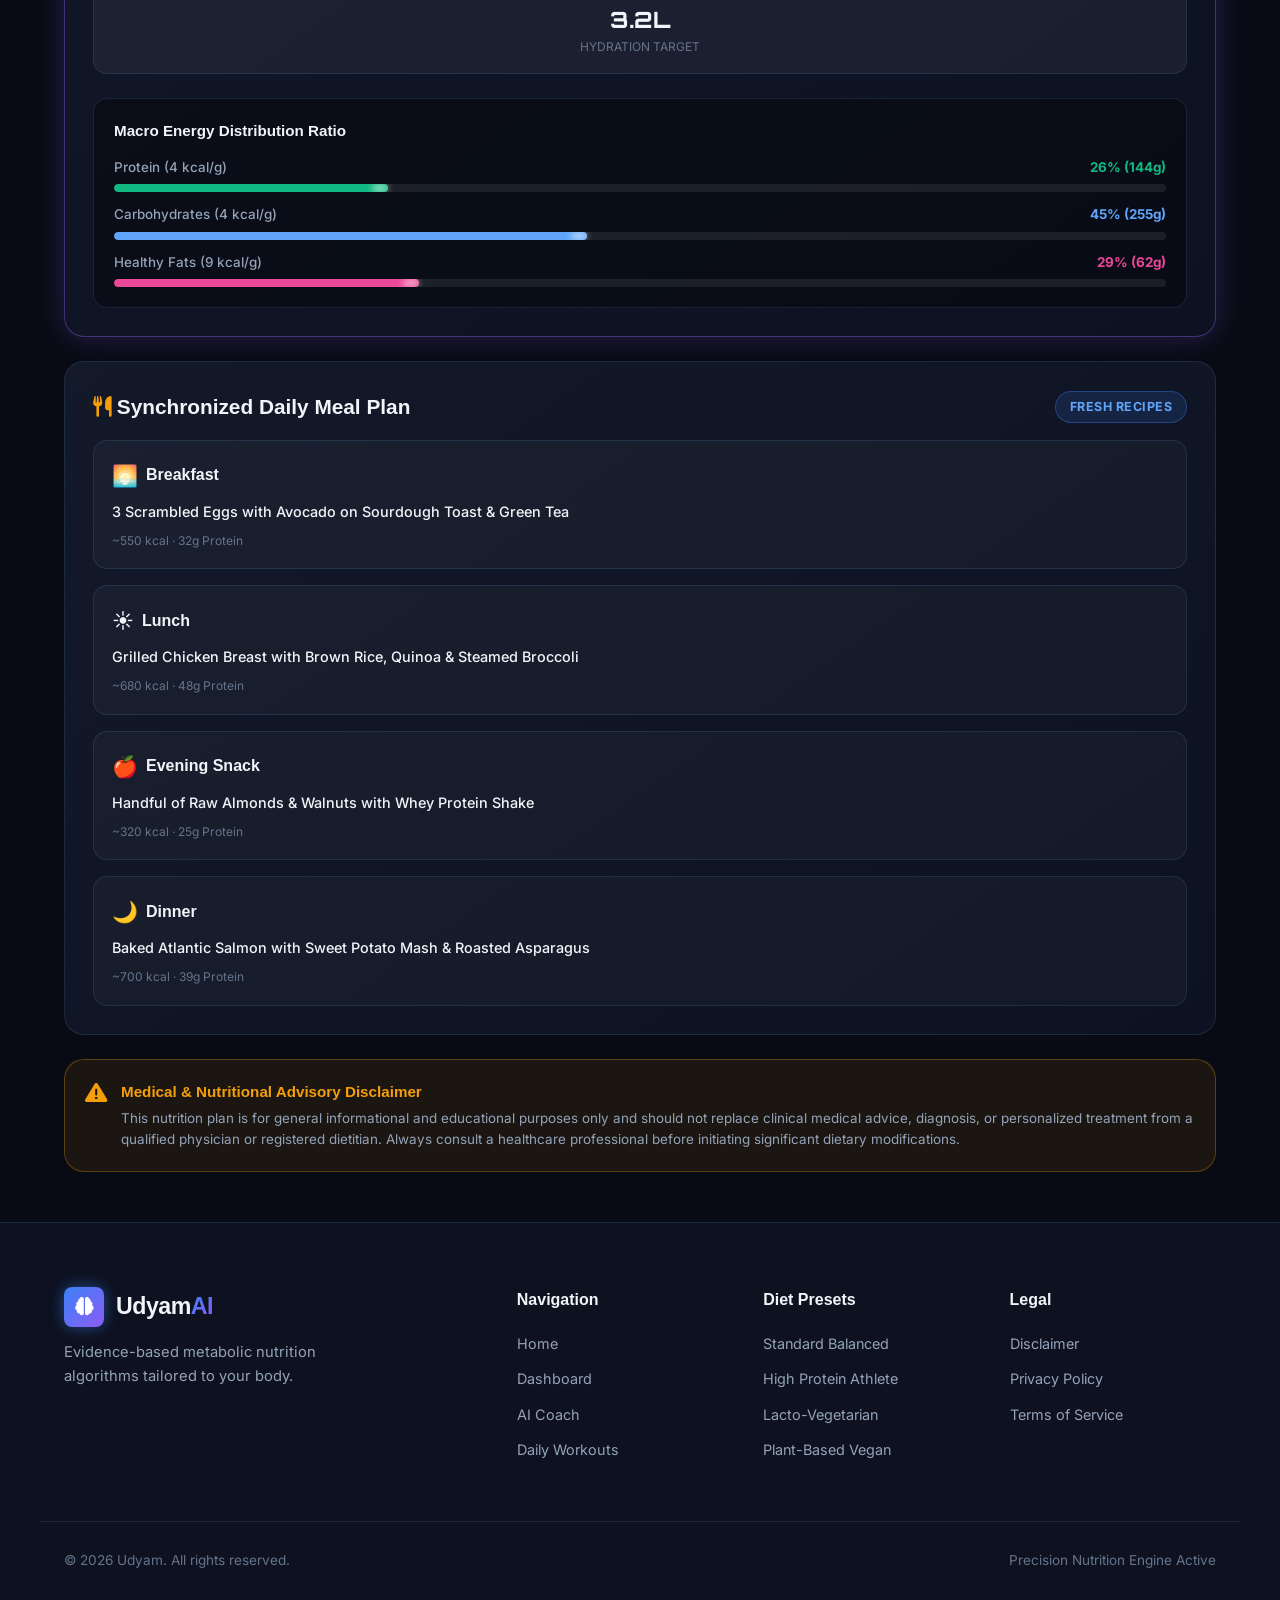
<file: nutrition.html>
<!DOCTYPE html>
<html lang="en">
<head>
  <meta charset="UTF-8">
  <meta name="viewport" content="width=device-width, initial-scale=1.0">
  <link rel="icon" href="favicon.svg" type="image/svg+xml">
  <title>Nutrition Assistant – Udyam</title>

  <!-- Google Fonts -->
  <link rel="preconnect" href="https://fonts.googleapis.com">
  <link rel="preconnect" href="https://fonts.gstatic.com" crossorigin>
  <link href="https://fonts.googleapis.com/css2?family=Inter:wght@300;400;500;600;700&family=Orbitron:wght@500;700;800;900&family=OutUdyam:wght@400;500;600;700;800;900&display=swap" rel="stylesheet">

  <!-- Font Awesome 6 -->
  <link rel="stylesheet" href="https://cdnjs.cloudflare.com/ajax/libs/font-awesome/6.5.1/css/all.min.css">

  <!-- Udyam Stylesheet -->
  <link rel="stylesheet" href="css/style.css">

  <!-- Theme Initialization (prevents flash) -->
  <script>
    (function() {
      try {
        if (localStorage.getItem('Udyam_theme') === 'light') {
          document.documentElement.setAttribute('data-theme', 'light');
        }
      } catch (e) {}
    })();
  </script>
</head>
<body data-page="nutrition">

  <!-- Navigation Bar -->
  <nav id="navbar" class="navbar">
    <div class="container nav-inner">
      <a href="index.html" class="nav-logo">
        <div class="nav-logo-icon"><i class="fa-solid fa-brain"></i></div>
        <div>Udyam<span>AI</span></div>
      </a>

      <div class="nav-links">
        <a href="index.html" class="nav-link">Home</a>
        <a href="dashboard.html" class="nav-link">Dashboard</a>
        <a href="ai-coach.html" class="nav-link">AI Coach</a>
        <a href="workout.html" class="nav-link">Workout</a>
        <a href="nutrition.html" class="nav-link active">Nutrition</a>
        <a href="challenges.html" class="nav-link">Challenges</a>
        <a href="profile.html" class="nav-link">Profile</a>
      </div>

      <div class="flex" style="align-items:center; gap:14px">
        <button class="theme-toggle" id="theme-toggle" aria-label="Toggle theme" title="Toggle theme">
          <i class="fa-solid fa-moon"></i>
        </button>
        <a href="profile.html" class="badge badge-blue" style="text-transform:none;font-size:0.85rem">
          <i class="fa-solid fa-user"></i> <span class="nav-user-name">Athlete</span>
        </a>
        <button id="hamburger" class="hamburger" aria-label="Toggle navigation">
          <span></span><span></span><span></span>
        </button>
      </div>
    </div>
  </nav>

  <!-- Mobile Menu -->
  <div id="mobile-nav" class="mobile-nav">
    <a href="index.html" class="nav-link">Home</a>
    <a href="dashboard.html" class="nav-link">Dashboard</a>
    <a href="ai-coach.html" class="nav-link">AI Coach</a>
    <a href="workout.html" class="nav-link">Workout</a>
    <a href="nutrition.html" class="nav-link active">Nutrition</a>
    <a href="challenges.html" class="nav-link">Challenges</a>
    <a href="profile.html" class="nav-link">Profile</a>
    <button class="theme-toggle btn btn-sm btn-outline" style="width:80%;max-width:320px;margin-top:10px" aria-label="Toggle theme">
      <i class="fa-solid fa-moon"></i> <span class="theme-toggle-text">Dark Mode</span>
    </button>
  </div>

  <!-- Page Header -->
  <header class="page-hero">
    <div class="container">
      <span class="badge badge-fire mb-2"><i class="fa-solid fa-fire-burner"></i> Metabolic Intelligence</span>
      <h1 class="page-hero-title">Personalized AI Nutrition Assistant</h1>
      <p class="page-hero-sub">Calculate precise metabolic macro targets, hydration requirements, and synchronized meal recipes tailored to your Udyamness goals.</p>
    </div>
  </header>

  <!-- Main Content -->
  <main class="section-sm">
    <div class="container">
      
      <!-- Input Parameters Form -->
      <section class="card mb-8">
        <div class="flex-between mb-6">
          <div>
            <h2 class="font-display" style="font-size:1.35rem;font-weight:800">Biometric & Dietary Profile</h2>
            <p style="font-size:0.86rem;color:var(--clr-text-muted)">Calculate your Basal Metabolic Rate (BMR) and Total Daily Energy Expenditure (TDEE)</p>
          </div>
          <span class="badge badge-purple">Mifflin-St Jeor Engine</span>
        </div>

        <form id="nutrition-calc-form">
          <div class="form-grid-3 mb-4">
            <div class="form-group" style="margin-bottom:0">
              <label class="form-label" for="n-weight"><i class="fa-solid fa-weight-scale"></i> Weight (kg)</label>
              <input type="number" id="n-weight" class="form-input" value="72" min="35" max="250" required>
            </div>

            <div class="form-group" style="margin-bottom:0">
              <label class="form-label" for="n-height"><i class="fa-solid fa-ruler-vertical"></i> Height (cm)</label>
              <input type="number" id="n-height" class="form-input" value="178" min="100" max="250" required>
            </div>

            <div class="form-group" style="margin-bottom:0">
              <label class="form-label" for="n-age"><i class="fa-solid fa-cake-candles"></i> Age (Years)</label>
              <input type="number" id="n-age" class="form-input" value="24" min="13" max="100" required>
            </div>
          </div>

          <div class="form-grid-3 mb-6">
            <div class="form-group" style="margin-bottom:0">
              <label class="form-label" for="n-goal"><i class="fa-solid fa-bullseye"></i> Primary Goal</label>
              <select id="n-goal" class="form-select">
                <option value="Weight Loss">Weight Loss (Caloric Deficit)</option>
                <option value="Muscle Building">Muscle Building (Hypertrophy Surplus)</option>
                <option value="General Udyamness" selected>General Udyamness (Maintenance)</option>
                <option value="Sports Performance">Sports Performance (Glycogen Boost)</option>
              </select>
            </div>

            <div class="form-group" style="margin-bottom:0">
              <label class="form-label" for="n-activity"><i class="fa-solid fa-person-running"></i> Activity Level</label>
              <select id="n-activity" class="form-select">
                <option value="sedentary">Sedentary (Desk Job, minimal exercise)</option>
                <option value="light">Lightly Active (1-3 workout days/wk)</option>
                <option value="moderate" selected>Moderately Active (3-5 workout days/wk)</option>
                <option value="very">Very Active (6-7 intense training days/wk)</option>
              </select>
            </div>

            <div class="form-group" style="margin-bottom:0">
              <label class="form-label" for="n-diet"><i class="fa-solid fa-leaf"></i> Dietary Preference</label>
              <select id="n-diet" class="form-select">
                <option value="Standard" selected>Standard (Balanced Omnivore)</option>
                <option value="High Protein">High Protein Athletic</option>
                <option value="Vegetarian">Vegetarian (Lacto-Ovo)</option>
                <option value="Vegan">100% Plant-Based (Vegan)</option>
                <option value="Keto">Ketogenic (Low Carb / High Fat)</option>
              </select>
            </div>
          </div>

          <button type="submit" class="btn btn-fire btn-lg btn-full">
            <i class="fa-solid fa-calculator"></i> Generate My Personalized Nutrition Plan
          </button>
        </form>
      </section>

      <!-- Loading State -->
      <div id="nutrition-loading" class="hidden text-center" style="padding:60px 20px">
        <div class="spinner spinner-lg" style="margin:0 auto 20px"></div>
        <h3 class="font-display" style="font-size:1.3rem;font-weight:700;color:var(--clr-orange)">Computing Macronutrient Distribution & Meal Blueprints...</h3>
        <p style="color:var(--clr-text-muted);font-size:0.9rem">Synthesizing meal recipes tailored strictly to your dietary preference</p>
      </div>

      <!-- Generated Nutrition Results Card -->
      <section id="nutrition-result-card">
        
        <!-- Daily Targets Row -->
        <div class="card card-glow-purple mb-6">
          <div class="flex-between mb-4">
            <div>
              <span class="badge badge-fire" style="margin-bottom:6px">Daily Target Metrics</span>
              <h2 class="font-display" style="font-size:1.5rem;font-weight:800">Your Recommended Nutritional Blueprint</h2>
            </div>
            <span class="badge badge-green" style="font-size:0.8rem">
              <i class="fa-solid fa-shield-heart"></i> Daily Score: 96/100
            </span>
          </div>

          <!-- 5-Metric Tiles -->
          <div class="grid gap-4 mb-6" style="grid-template-columns: repeat(auto-Udyam, minmax(170px, 1fr))">
            <div class="macro-stat-tile">
              <div style="font-size:1.6rem;color:var(--clr-orange)"><i class="fa-solid fa-fire"></i></div>
              <div class="macro-stat-num" id="target-cal-num">2,250</div>
              <div class="macro-stat-label">Daily Calories (kcal)</div>
            </div>

            <div class="macro-stat-tile">
              <div style="font-size:1.6rem;color:var(--clr-green)"><i class="fa-solid fa-drumstick-bite"></i></div>
              <div class="macro-stat-num" id="target-protein-num">144g</div>
              <div class="macro-stat-label">Protein Target</div>
            </div>

            <div class="macro-stat-tile">
              <div style="font-size:1.6rem;color:var(--clr-blue-light)"><i class="fa-solid fa-wheat-awn"></i></div>
              <div class="macro-stat-num" id="target-carbs-num">255g</div>
              <div class="macro-stat-label">Carbohydrates</div>
            </div>

            <div class="macro-stat-tile">
              <div style="font-size:1.6rem;color:var(--clr-pink)"><i class="fa-solid fa-bacon"></i></div>
              <div class="macro-stat-num" id="target-fats-num">62g</div>
              <div class="macro-stat-label">Healthy Fats</div>
            </div>

            <div class="macro-stat-tile">
              <div style="font-size:1.6rem;color:var(--clr-cyan)"><i class="fa-solid fa-droplet"></i></div>
              <div class="macro-stat-num" id="target-water-num">3.2L</div>
              <div class="macro-stat-label">Hydration Target</div>
            </div>
          </div>

          <!-- Macro Percentage Bars -->
          <div style="background:rgba(0,0,0,0.35);border:1px solid var(--clr-border);border-radius:var(--radius-md);padding:20px">
            <h4 class="font-display" style="font-size:0.95rem;font-weight:700;margin-bottom:14px">Macro Energy Distribution Ratio</h4>
            
            <div style="margin-bottom:12px">
              <div class="progress-label">
                <span>Protein (4 kcal/g)</span>
                <span id="macro-p-pct" style="font-weight:700;color:var(--clr-green)">26% (144g)</span>
              </div>
              <div class="progress-wrap"><div class="progress-bar" id="macro-p-bar" style="width:26%;background:var(--clr-green)"></div></div>
            </div>

            <div style="margin-bottom:12px">
              <div class="progress-label">
                <span>Carbohydrates (4 kcal/g)</span>
                <span id="macro-c-pct" style="font-weight:700;color:var(--clr-blue-light)">45% (255g)</span>
              </div>
              <div class="progress-wrap"><div class="progress-bar" id="macro-c-bar" style="width:45%;background:var(--clr-blue-light)"></div></div>
            </div>

            <div>
              <div class="progress-label">
                <span>Healthy Fats (9 kcal/g)</span>
                <span id="macro-f-pct" style="font-weight:700;color:var(--clr-pink)">29% (62g)</span>
              </div>
              <div class="progress-wrap"><div class="progress-bar" id="macro-f-bar" style="width:29%;background:var(--clr-pink)"></div></div>
            </div>
          </div>
        </div>

        <!-- 4-Meal Plan Breakdown -->
        <div class="card mb-6">
          <div class="flex-between mb-4">
            <h3 class="font-display" style="font-size:1.3rem;font-weight:800">
              <i class="fa-solid fa-utensils" style="color:var(--clr-orange)"></i> Synchronized Daily Meal Plan
            </h3>
            <span class="badge badge-blue">Fresh Recipes</span>
          </div>

          <div class="grid gap-4" style="grid-template-columns: repeat(auto-Udyam, minmax(250px, 1fr))">
            <!-- Breakfast -->
            <div style="background:rgba(255,255,255,0.03);border:1px solid var(--clr-border);border-radius:var(--radius-md);padding:18px">
              <div class="flex gap-2" style="align-items:center;margin-bottom:8px">
                <span style="font-size:1.3rem">🌅</span>
                <h4 style="font-family:var(--font-display);font-weight:700;font-size:1rem">Breakfast</h4>
              </div>
              <p id="meal-b-item" style="font-size:0.9rem;color:var(--clr-text);font-weight:500">
                3 Scrambled Eggs with Avocado on Sourdough Toast & Green Tea
              </p>
              <div style="font-size:0.75rem;color:var(--clr-text-dim);margin-top:8px">~550 kcal · 32g Protein</div>
            </div>

            <!-- Lunch -->
            <div style="background:rgba(255,255,255,0.03);border:1px solid var(--clr-border);border-radius:var(--radius-md);padding:18px">
              <div class="flex gap-2" style="align-items:center;margin-bottom:8px">
                <span style="font-size:1.3rem">☀️</span>
                <h4 style="font-family:var(--font-display);font-weight:700;font-size:1rem">Lunch</h4>
              </div>
              <p id="meal-l-item" style="font-size:0.9rem;color:var(--clr-text);font-weight:500">
                Grilled Chicken Breast with Brown Rice, Quinoa & Steamed Broccoli
              </p>
              <div style="font-size:0.75rem;color:var(--clr-text-dim);margin-top:8px">~680 kcal · 48g Protein</div>
            </div>

            <!-- Snack -->
            <div style="background:rgba(255,255,255,0.03);border:1px solid var(--clr-border);border-radius:var(--radius-md);padding:18px">
              <div class="flex gap-2" style="align-items:center;margin-bottom:8px">
                <span style="font-size:1.3rem">🍎</span>
                <h4 style="font-family:var(--font-display);font-weight:700;font-size:1rem">Evening Snack</h4>
              </div>
              <p id="meal-s-item" style="font-size:0.9rem;color:var(--clr-text);font-weight:500">
                Handful of Raw Almonds & Walnuts with Whey Protein Shake
              </p>
              <div style="font-size:0.75rem;color:var(--clr-text-dim);margin-top:8px">~320 kcal · 25g Protein</div>
            </div>

            <!-- Dinner -->
            <div style="background:rgba(255,255,255,0.03);border:1px solid var(--clr-border);border-radius:var(--radius-md);padding:18px">
              <div class="flex gap-2" style="align-items:center;margin-bottom:8px">
                <span style="font-size:1.3rem">🌙</span>
                <h4 style="font-family:var(--font-display);font-weight:700;font-size:1rem">Dinner</h4>
              </div>
              <p id="meal-d-item" style="font-size:0.9rem;color:var(--clr-text);font-weight:500">
                Baked Atlantic Salmon with Sweet Potato Mash & Roasted Asparagus
              </p>
              <div style="font-size:0.75rem;color:var(--clr-text-dim);margin-top:8px">~700 kcal · 39g Protein</div>
            </div>
          </div>
        </div>

        <!-- Healthcare / Nutrition Disclaimer Banner -->
        <div style="background:rgba(245,158,11,0.08);border:1px solid rgba(245,158,11,0.3);border-radius:var(--radius-lg);padding:20px;display:flex;gap:14px;align-items:flex-start">
          <i class="fa-solid fa-triangle-exclamation" style="color:var(--clr-orange);font-size:1.4rem;margin-top:2px;flex-shrink:0"></i>
          <div>
            <h4 style="font-family:var(--font-display);font-weight:700;color:var(--clr-orange);font-size:0.95rem;margin-bottom:4px">
              Medical & Nutritional Advisory Disclaimer
            </h4>
            <p style="font-size:0.84rem;color:var(--clr-text-muted);line-height:1.6">
              This nutrition plan is for general informational and educational purposes only and should not replace clinical medical advice, diagnosis, or personalized treatment from a qualified physician or registered dietitian. Always consult a healthcare professional before initiating significant dietary modifications.
            </p>
          </div>
        </div>

      </section>

    </div>
  </main>

  <!-- Footer -->
  <footer class="footer">
    <div class="container footer-grid">
      <div class="footer-brand">
        <a href="index.html" class="nav-logo">
          <div class="nav-logo-icon"><i class="fa-solid fa-brain"></i></div>
          <div>Udyam<span>AI</span></div>
        </a>
        <p>Evidence-based metabolic nutrition algorithms tailored to your body.</p>
      </div>

      <div class="footer-col">
        <h4>Navigation</h4>
        <ul>
          <li><a href="index.html">Home</a></li>
          <li><a href="dashboard.html">Dashboard</a></li>
          <li><a href="ai-coach.html">AI Coach</a></li>
          <li><a href="workout.html">Daily Workouts</a></li>
        </ul>
      </div>

      <div class="footer-col">
        <h4>Diet Presets</h4>
        <ul>
          <li><a href="#">Standard Balanced</a></li>
          <li><a href="#">High Protein Athlete</a></li>
          <li><a href="#">Lacto-Vegetarian</a></li>
          <li><a href="#">Plant-Based Vegan</a></li>
        </ul>
      </div>

      <div class="footer-col">
        <h4>Legal</h4>
        <ul>
          <li><a href="#">Disclaimer</a></li>
          <li><a href="#">Privacy Policy</a></li>
          <li><a href="#">Terms of Service</a></li>
        </ul>
      </div>
    </div>

    <div class="container footer-bottom">
      <div>&copy; 2026 Udyam. All rights reserved.</div>
      <div>Precision Nutrition Engine Active</div>
    </div>
  </footer>

  <script src="js/script.js"></script>
</body>
</html>
</file>
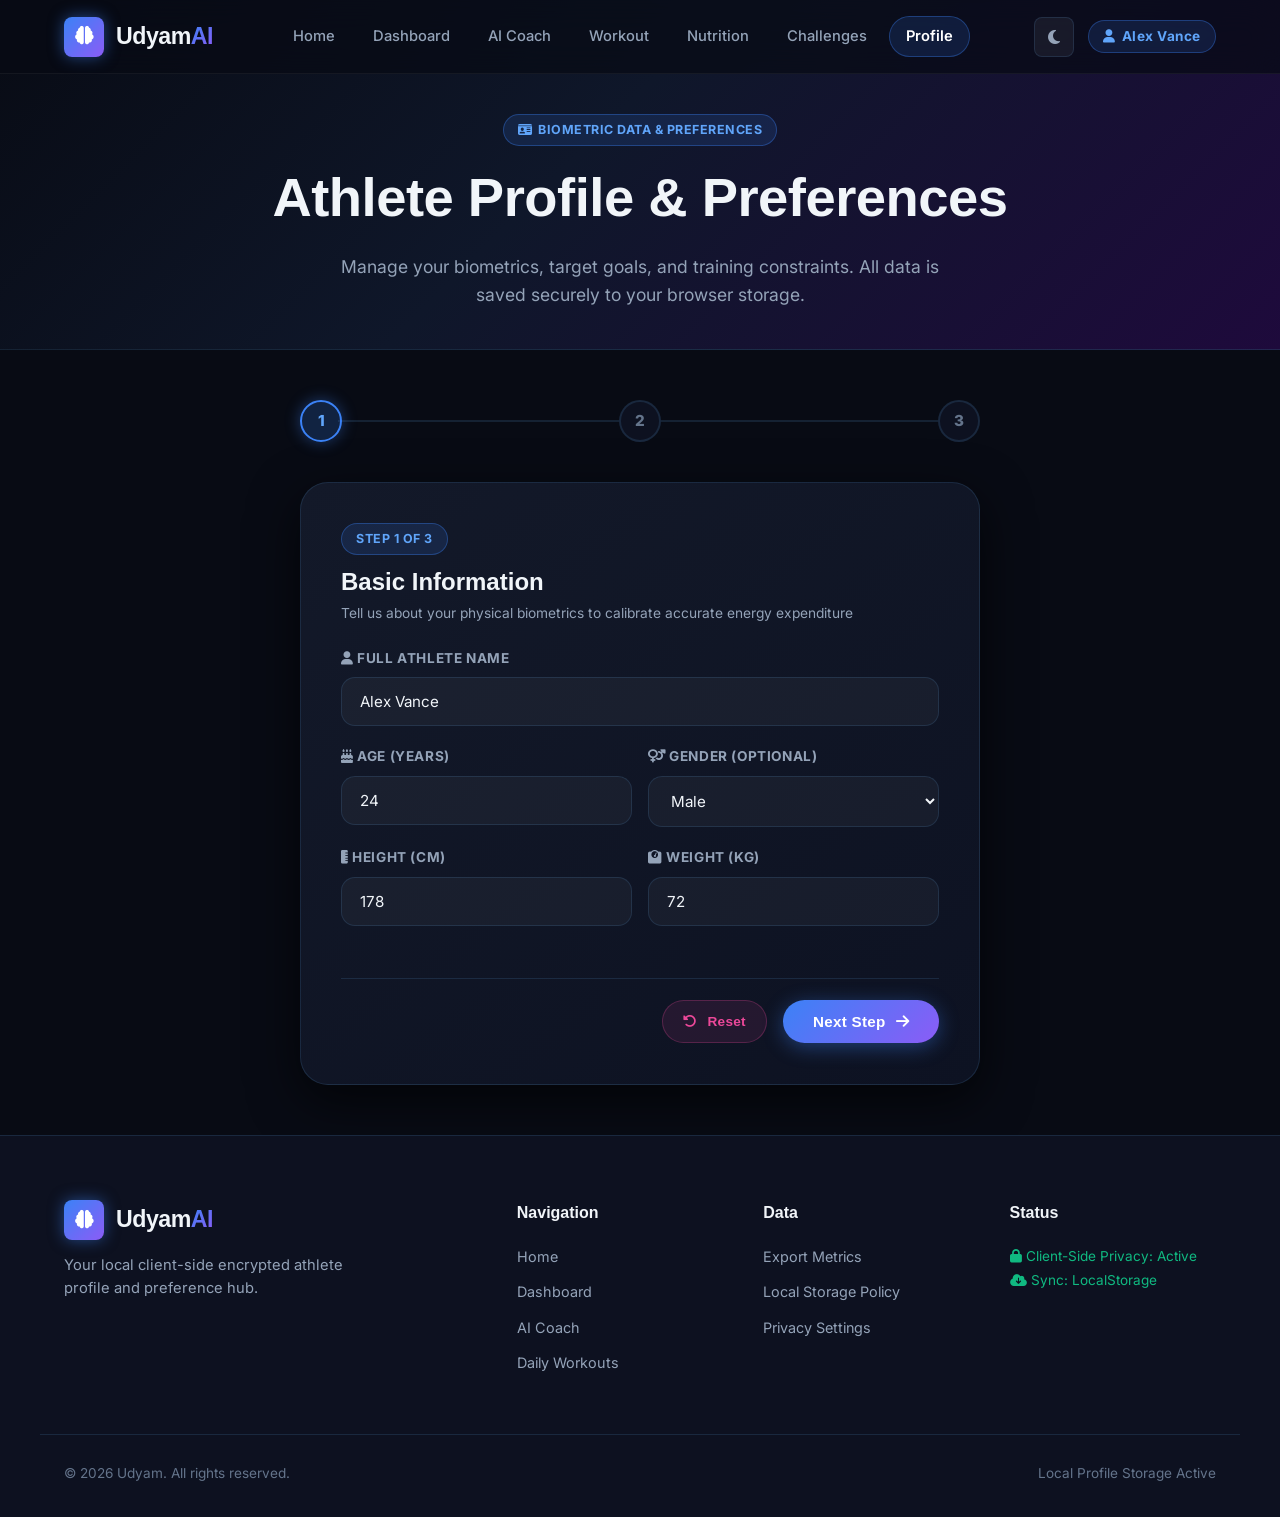
<file: profile.html>
<!DOCTYPE html>
<html lang="en">
<head>
  <meta charset="UTF-8">
  <meta name="viewport" content="width=device-width, initial-scale=1.0">
  <link rel="icon" href="favicon.svg" type="image/svg+xml">
  <title>Athlete Profile – Udyam</title>

  <!-- Google Fonts -->
  <link rel="preconnect" href="https://fonts.googleapis.com">
  <link rel="preconnect" href="https://fonts.gstatic.com" crossorigin>
  <link href="https://fonts.googleapis.com/css2?family=Inter:wght@300;400;500;600;700&family=Orbitron:wght@500;700;800;900&family=OutUdyam:wght@400;500;600;700;800;900&display=swap" rel="stylesheet">

  <!-- Font Awesome 6 -->
  <link rel="stylesheet" href="https://cdnjs.cloudflare.com/ajax/libs/font-awesome/6.5.1/css/all.min.css">

  <!-- Udyam Stylesheet -->
  <link rel="stylesheet" href="css/style.css">

  <!-- Theme Initialization (prevents flash) -->
  <script>
    (function() {
      try {
        if (localStorage.getItem('Udyam_theme') === 'light') {
          document.documentElement.setAttribute('data-theme', 'light');
        }
      } catch (e) {}
    })();
  </script>
</head>
<body data-page="profile">

  <!-- Navigation Bar -->
  <nav id="navbar" class="navbar">
    <div class="container nav-inner">
      <a href="index.html" class="nav-logo">
        <div class="nav-logo-icon"><i class="fa-solid fa-brain"></i></div>
        <div>Udyam<span>AI</span></div>
      </a>

      <div class="nav-links">
        <a href="index.html" class="nav-link">Home</a>
        <a href="dashboard.html" class="nav-link">Dashboard</a>
        <a href="ai-coach.html" class="nav-link">AI Coach</a>
        <a href="workout.html" class="nav-link">Workout</a>
        <a href="nutrition.html" class="nav-link">Nutrition</a>
        <a href="challenges.html" class="nav-link">Challenges</a>
        <a href="profile.html" class="nav-link active">Profile</a>
      </div>

      <div class="flex" style="align-items:center; gap:14px">
        <button class="theme-toggle" id="theme-toggle" aria-label="Toggle theme" title="Toggle theme">
          <i class="fa-solid fa-moon"></i>
        </button>
        <a href="profile.html" class="badge badge-blue" style="text-transform:none;font-size:0.85rem">
          <i class="fa-solid fa-user"></i> <span class="nav-user-name">Athlete</span>
        </a>
        <button id="hamburger" class="hamburger" aria-label="Toggle navigation">
          <span></span><span></span><span></span>
        </button>
      </div>
    </div>
  </nav>

  <!-- Mobile Menu -->
  <div id="mobile-nav" class="mobile-nav">
    <a href="index.html" class="nav-link">Home</a>
    <a href="dashboard.html" class="nav-link">Dashboard</a>
    <a href="ai-coach.html" class="nav-link">AI Coach</a>
    <a href="workout.html" class="nav-link">Workout</a>
    <a href="nutrition.html" class="nav-link">Nutrition</a>
    <a href="challenges.html" class="nav-link">Challenges</a>
    <a href="profile.html" class="nav-link active">Profile</a>
    <button class="theme-toggle btn btn-sm btn-outline" style="width:80%;max-width:320px;margin-top:10px" aria-label="Toggle theme">
      <i class="fa-solid fa-moon"></i> <span class="theme-toggle-text">Dark Mode</span>
    </button>
  </div>

  <!-- Page Header -->
  <header class="page-hero">
    <div class="container">
      <span class="badge badge-blue mb-2"><i class="fa-solid fa-id-card"></i> Biometric Data & Preferences</span>
      <h1 class="page-hero-title">Athlete Profile & Preferences</h1>
      <p class="page-hero-sub">Manage your biometrics, target goals, and training constraints. All data is saved securely to your browser storage.</p>
    </div>
  </header>

  <!-- Main Content -->
  <main class="section-sm">
    <div class="container">
      
      <div class="onboarding-wrap">
        
        <!-- Stepper Indicator -->
        <div class="step-stepper-bar">
          <div class="step-dot-item active" data-step="0">1</div>
          <div class="step-line-seg"></div>
          <div class="step-dot-item" data-step="1">2</div>
          <div class="step-line-seg"></div>
          <div class="step-dot-item" data-step="2">3</div>
        </div>

        <!-- Form Card Container -->
        <div class="step-card-panel">
          
          <!-- STEP 1: Basic Information -->
          <div class="onboarding-step-content active" id="step-0">
            <div class="mb-6">
              <span class="badge badge-blue mb-2">Step 1 of 3</span>
              <h2 class="font-display" style="font-size:1.5rem;font-weight:800">Basic Information</h2>
              <p style="font-size:0.86rem;color:var(--clr-text-muted)">Tell us about your physical biometrics to calibrate accurate energy expenditure</p>
            </div>

            <div class="form-group">
              <label class="form-label" for="p-name"><i class="fa-solid fa-user"></i> Full Athlete Name</label>
              <input type="text" id="p-name" class="form-input" placeholder="e.g. Alex Vance" value="Alex Vance" required>
            </div>

            <div class="form-grid-2">
              <div class="form-group">
                <label class="form-label" for="p-age"><i class="fa-solid fa-cake-candles"></i> Age (Years)</label>
                <input type="number" id="p-age" class="form-input" placeholder="24" value="24" min="13" max="100" required>
              </div>

              <div class="form-group">
                <label class="form-label" for="p-gender"><i class="fa-solid fa-venus-mars"></i> Gender (Optional)</label>
                <select id="p-gender" class="form-select">
                  <option value="male" selected>Male</option>
                  <option value="female">Female</option>
                  <option value="non-binary">Non-binary</option>
                  <option value="prefer-not">Prefer not to say</option>
                </select>
              </div>
            </div>

            <div class="form-grid-2">
              <div class="form-group">
                <label class="form-label" for="p-height"><i class="fa-solid fa-ruler-vertical"></i> Height (cm)</label>
                <input type="number" id="p-height" class="form-input" placeholder="178" value="178" min="100" max="250" required>
              </div>

              <div class="form-group">
                <label class="form-label" for="p-weight"><i class="fa-solid fa-weight-scale"></i> Weight (kg)</label>
                <input type="number" id="p-weight" class="form-input" placeholder="72" value="72" min="30" max="300" required>
              </div>
            </div>
          </div>

          <!-- STEP 2: Udyamness Information -->
          <div class="onboarding-step-content" id="step-1">
            <div class="mb-6">
              <span class="badge badge-green mb-2">Step 2 of 3</span>
              <h2 class="font-display" style="font-size:1.5rem;font-weight:800">Udyamness & Sport Focus</h2>
              <p style="font-size:0.86rem;color:var(--clr-text-muted)">Customize your current training volume and discipline preferences</p>
            </div>

            <div class="form-grid-2">
              <div class="form-group">
                <label class="form-label" for="p-Udyamness-level"><i class="fa-solid fa-stairs"></i> Udyamness Level</label>
                <select id="p-Udyamness-level" class="form-select">
                  <option value="Beginner">Beginner (Getting Started)</option>
                  <option value="Intermediate" selected>Intermediate (1-3 yrs experience)</option>
                  <option value="Advanced">Advanced (Elite athlete)</option>
                </select>
              </div>

              <div class="form-group">
                <label class="form-label" for="p-activity-level"><i class="fa-solid fa-person-running"></i> Activity Level</label>
                <select id="p-activity-level" class="form-select">
                  <option value="Sedentary">Sedentary (Minimal Activity)</option>
                  <option value="Lightly Active">Lightly Active (1-2 days/wk)</option>
                  <option value="Moderately Active" selected>Moderately Active (3-5 days/wk)</option>
                  <option value="Very Active">Very Active (6-7 days intense)</option>
                </select>
              </div>
            </div>

            <div class="form-grid-2">
              <div class="form-group">
                <label class="form-label" for="p-sport"><i class="fa-solid fa-medal"></i> Primary Preferred Sport</label>
                <select id="p-sport" class="form-select">
                  <option value="Running" selected>Running / Athletics</option>
                  <option value="Cricket">Cricket</option>
                  <option value="Football">Football / Soccer</option>
                  <option value="Badminton">Badminton</option>
                  <option value="Basketball">Basketball</option>
                  <option value="Tennis">Tennis</option>
                  <option value="Strength Training">Strength & Bodybuilding</option>
                </select>
              </div>

              <div class="form-group">
                <label class="form-label" for="p-goal"><i class="fa-solid fa-bullseye"></i> Main Udyamness Goal</label>
                <select id="p-goal" class="form-select">
                  <option value="General Udyamness" selected>General Health & Udyamness</option>
                  <option value="Weight Loss">Weight & Fat Loss</option>
                  <option value="Muscle Building">Muscle Hypertrophy</option>
                  <option value="Sports Performance">Sport-Specific Conditioning</option>
                  <option value="Flexibility">Flexibility & Recovery</option>
                </select>
              </div>
            </div>
          </div>

          <!-- STEP 3: Training & Diet Preferences -->
          <div class="onboarding-step-content" id="step-2">
            <div class="mb-6">
              <span class="badge badge-purple mb-2">Step 3 of 3</span>
              <h2 class="font-display" style="font-size:1.5rem;font-weight:800">Training & Dietary Preferences</h2>
              <p style="font-size:0.86rem;color:var(--clr-text-muted)">Set your workout durations and dietary constraints for customized plans</p>
            </div>

            <div class="form-group">
              <label class="form-label" for="p-duration"><i class="fa-solid fa-stopwatch"></i> Ideal Workout Duration</label>
              <select id="p-duration" class="form-select">
                <option value="15">15 Minutes (Express HIIT)</option>
                <option value="30">30 Minutes (Standard)</option>
                <option value="45" selected>45 Minutes (Comprehensive)</option>
                <option value="60">60 Minutes (High Volume)</option>
              </select>
            </div>

            <div class="form-group">
              <label class="form-label" for="p-equipment"><i class="fa-solid fa-dumbbell"></i> Available Equipment</label>
              <select id="p-equipment" class="form-select">
                <option value="No Equipment">No Equipment (Strictly Bodyweight)</option>
                <option value="Minimal (Dumbbells/Bands)" selected>Minimal (Dumbbells & Resistance Bands)</option>
                <option value="Full Gym">Full Commercial Gym Access</option>
              </select>
            </div>

            <div class="form-group">
              <label class="form-label" for="p-diet"><i class="fa-solid fa-utensils"></i> Dietary Preference</label>
              <select id="p-diet" class="form-select">
                <option value="Standard" selected>Standard (Balanced Omnivore)</option>
                <option value="High Protein">High Protein Athletic</option>
                <option value="Vegetarian">Vegetarian (Lacto-Ovo)</option>
                <option value="Vegan">100% Plant-Based (Vegan)</option>
                <option value="Keto">Ketogenic (Low Carb)</option>
              </select>
            </div>
          </div>

          <!-- Bottom Navigation Controls -->
          <div class="flex-between mt-8" style="padding-top:20px;border-top:1px solid var(--clr-border)">
            <button type="button" id="btn-profile-prev" class="btn btn-outline" style="visibility:hidden">
              <i class="fa-solid fa-arrow-left"></i> Previous
            </button>

            <div class="flex gap-4">
              <button type="button" id="btn-reset-profile" class="btn btn-sm" style="color:var(--clr-pink);background:rgba(236,72,153,0.1);border:1px solid rgba(236,72,153,0.25)">
                <i class="fa-solid fa-rotate-left"></i> Reset
              </button>

              <button type="button" id="btn-profile-next" class="btn btn-primary">
                Next Step <i class="fa-solid fa-arrow-right"></i>
              </button>

              <button type="button" id="btn-profile-submit" class="btn btn-green hidden">
                <i class="fa-solid fa-check"></i> Save & Sync to Dashboard
              </button>
            </div>
          </div>

        </div>

      </div>

    </div>
  </main>

  <!-- Footer -->
  <footer class="footer">
    <div class="container footer-grid">
      <div class="footer-brand">
        <a href="index.html" class="nav-logo">
          <div class="nav-logo-icon"><i class="fa-solid fa-brain"></i></div>
          <div>Udyam<span>AI</span></div>
        </a>
        <p>Your local client-side encrypted athlete profile and preference hub.</p>
      </div>

      <div class="footer-col">
        <h4>Navigation</h4>
        <ul>
          <li><a href="index.html">Home</a></li>
          <li><a href="dashboard.html">Dashboard</a></li>
          <li><a href="ai-coach.html">AI Coach</a></li>
          <li><a href="workout.html">Daily Workouts</a></li>
        </ul>
      </div>

      <div class="footer-col">
        <h4>Data</h4>
        <ul>
          <li><a href="#">Export Metrics</a></li>
          <li><a href="#">Local Storage Policy</a></li>
          <li><a href="#">Privacy Settings</a></li>
        </ul>
      </div>

      <div class="footer-col">
        <h4>Status</h4>
        <div style="font-size:0.85rem;color:var(--clr-green);line-height:1.8">
          <div><i class="fa-solid fa-lock"></i> Client-Side Privacy: Active</div>
          <div><i class="fa-solid fa-cloud-arrow-down"></i> Sync: LocalStorage</div>
        </div>
      </div>
    </div>

    <div class="container footer-bottom">
      <div>&copy; 2026 Udyam. All rights reserved.</div>
      <div>Local Profile Storage Active</div>
    </div>
  </footer>

  <script src="js/script.js"></script>
</body>
</html>
</file>
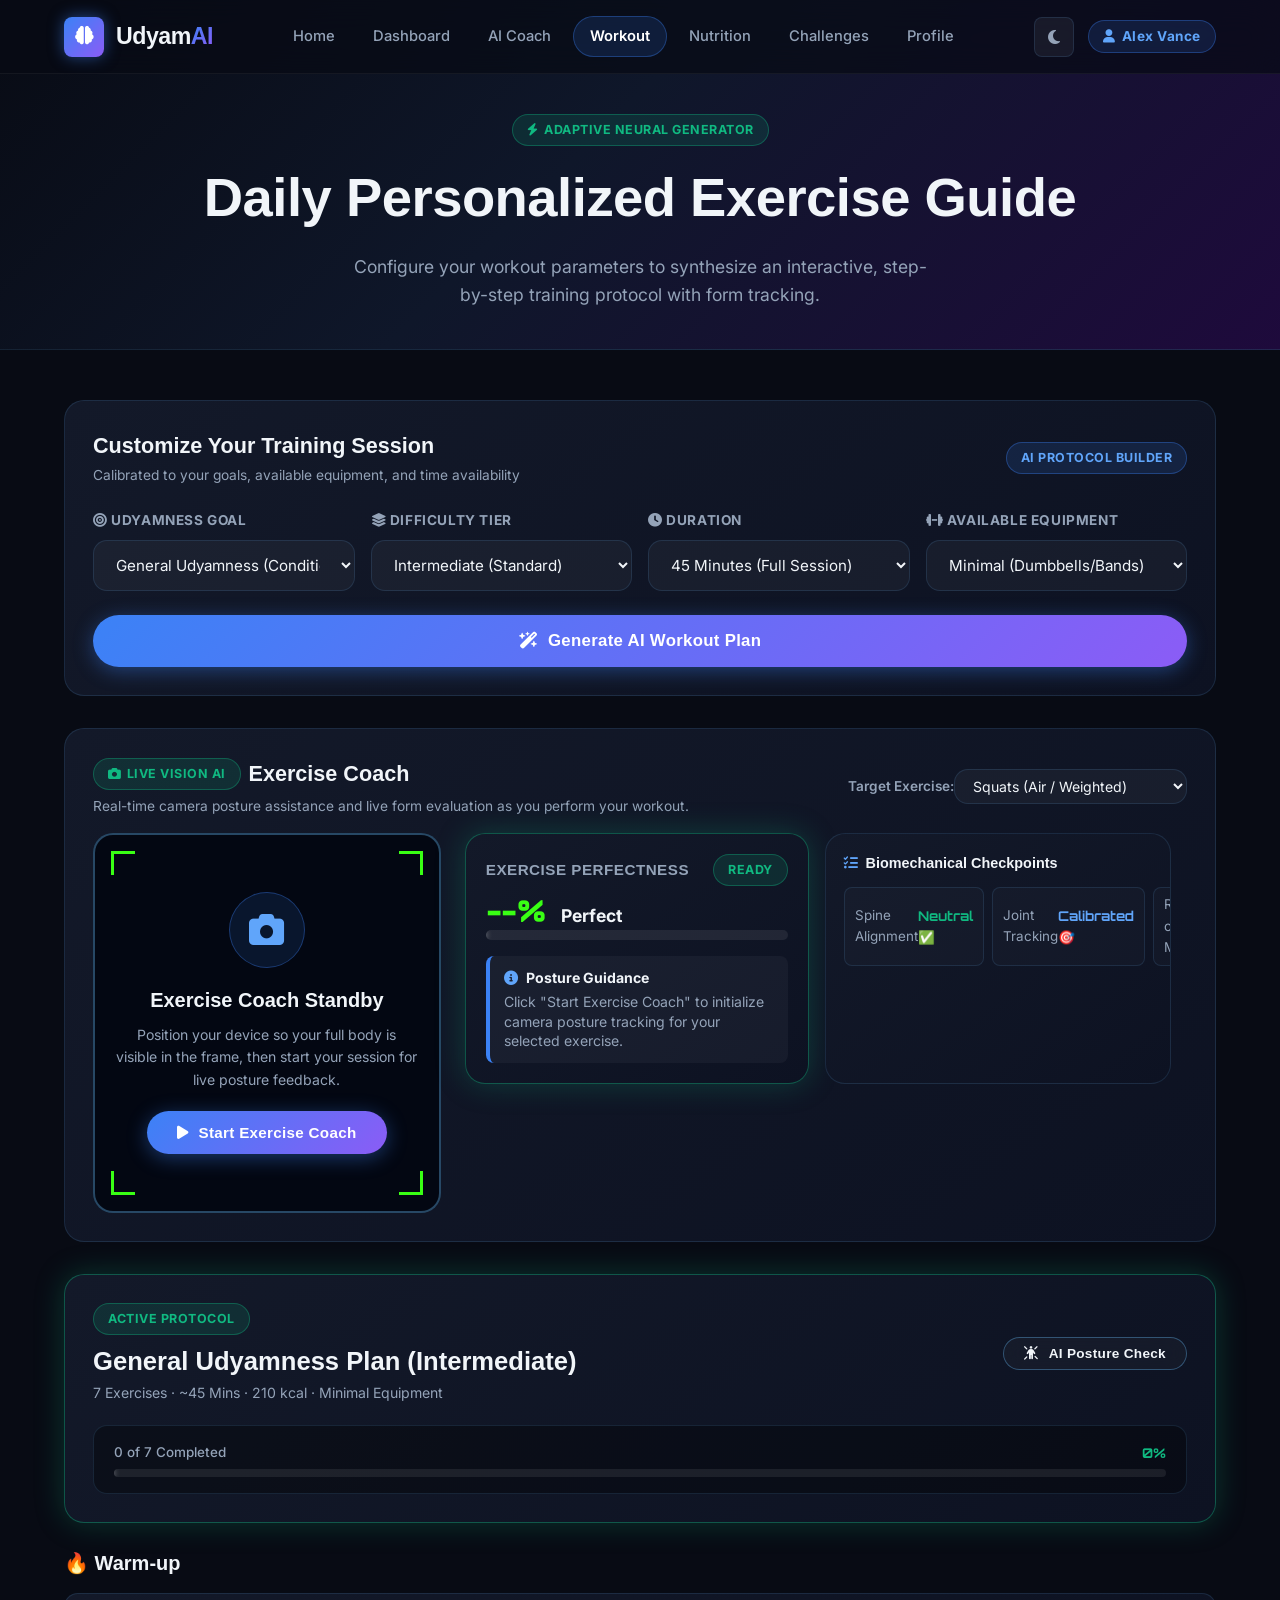
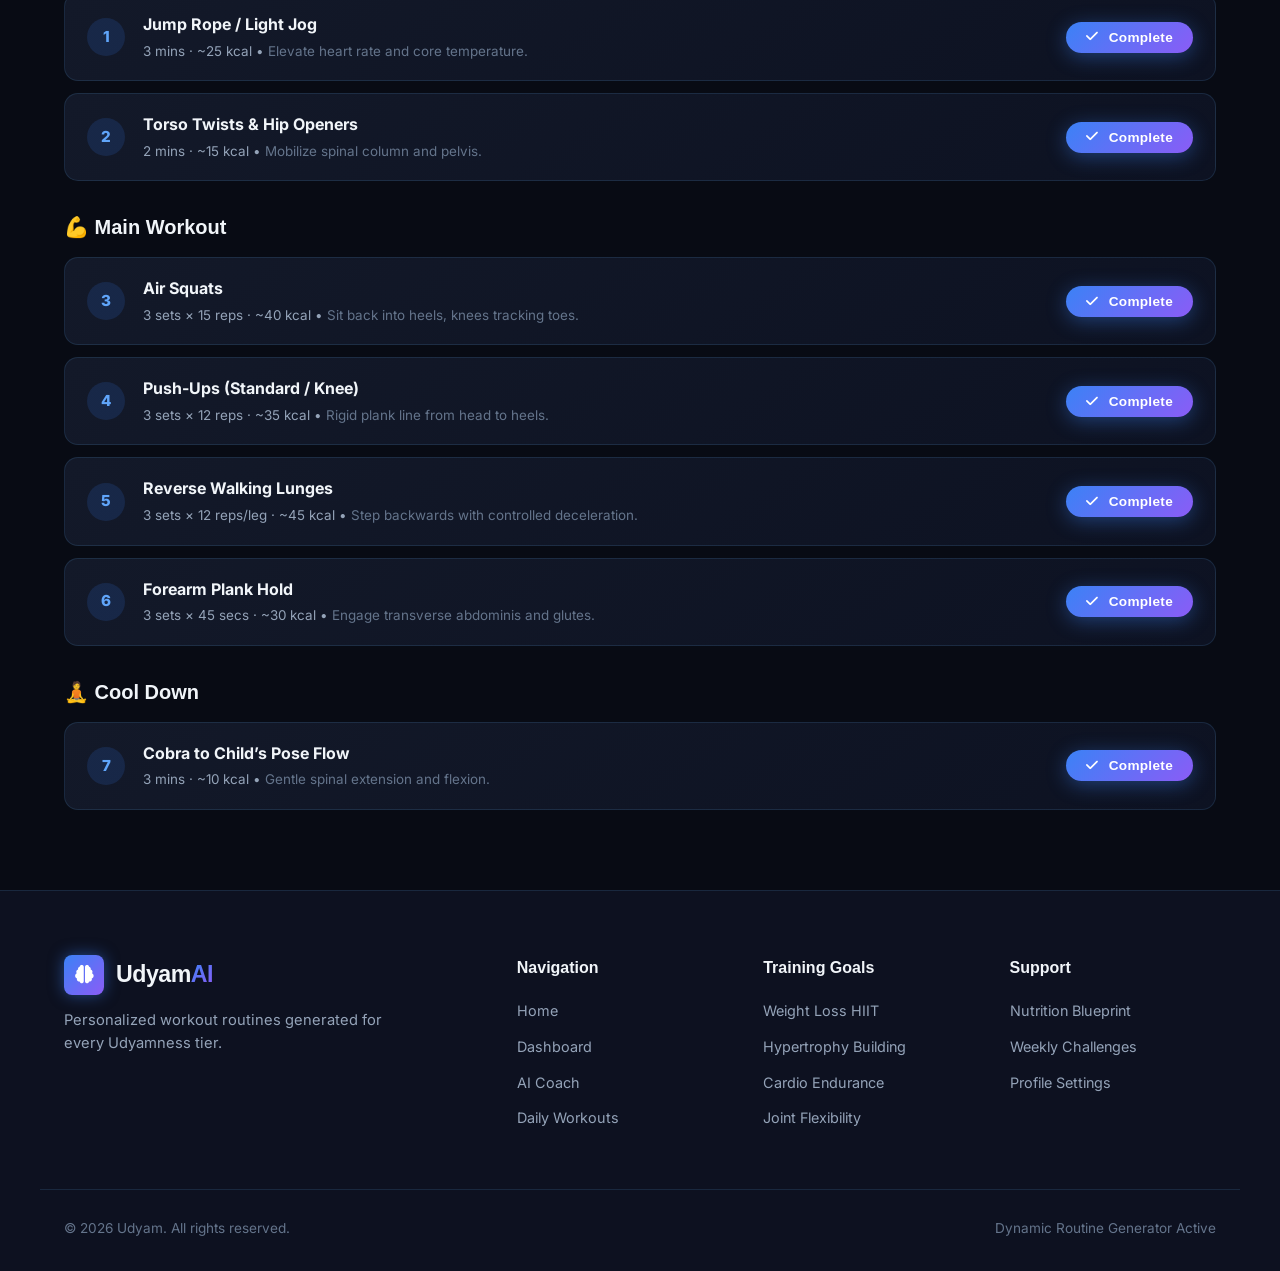
<file: workout.html>
<!DOCTYPE html>
<html lang="en">
<head>
  <meta charset="UTF-8">
  <meta name="viewport" content="width=device-width, initial-scale=1.0">
  <link rel="icon" href="favicon.svg" type="image/svg+xml">
  <title>Daily Exercise Guide – Udyam</title>

  <!-- Google Fonts -->
  <link rel="preconnect" href="https://fonts.googleapis.com">
  <link rel="preconnect" href="https://fonts.gstatic.com" crossorigin>
  <link href="https://fonts.googleapis.com/css2?family=Inter:wght@300;400;500;600;700&family=Orbitron:wght@500;700;800;900&family=OutUdyam:wght@400;500;600;700;800;900&display=swap" rel="stylesheet">

  <!-- Font Awesome 6 -->
  <link rel="stylesheet" href="https://cdnjs.cloudflare.com/ajax/libs/font-awesome/6.5.1/css/all.min.css">

  <!-- Udyam Stylesheet -->
  <link rel="stylesheet" href="css/style.css">

  <!-- Theme Initialization (prevents flash) -->
  <script>
    (function() {
      try {
        if (localStorage.getItem('Udyam_theme') === 'light') {
          document.documentElement.setAttribute('data-theme', 'light');
        }
      } catch (e) {}
    })();
  </script>
</head>
<body data-page="workout">

  <!-- Navigation Bar -->
  <nav id="navbar" class="navbar">
    <div class="container nav-inner">
      <a href="index.html" class="nav-logo">
        <div class="nav-logo-icon"><i class="fa-solid fa-brain"></i></div>
        <div>Udyam<span>AI</span></div>
      </a>

      <div class="nav-links">
        <a href="index.html" class="nav-link">Home</a>
        <a href="dashboard.html" class="nav-link">Dashboard</a>
        <a href="ai-coach.html" class="nav-link">AI Coach</a>
        <a href="workout.html" class="nav-link active">Workout</a>
        <a href="nutrition.html" class="nav-link">Nutrition</a>
        <a href="challenges.html" class="nav-link">Challenges</a>
        <a href="profile.html" class="nav-link">Profile</a>
      </div>

      <div class="flex" style="align-items:center; gap:14px">
        <button class="theme-toggle" id="theme-toggle" aria-label="Toggle theme" title="Toggle theme">
          <i class="fa-solid fa-moon"></i>
        </button>
        <a href="profile.html" class="badge badge-blue" style="text-transform:none;font-size:0.85rem">
          <i class="fa-solid fa-user"></i> <span class="nav-user-name">Athlete</span>
        </a>
        <button id="hamburger" class="hamburger" aria-label="Toggle navigation">
          <span></span><span></span><span></span>
        </button>
      </div>
    </div>
  </nav>

  <!-- Mobile Menu -->
  <div id="mobile-nav" class="mobile-nav">
    <a href="index.html" class="nav-link">Home</a>
    <a href="dashboard.html" class="nav-link">Dashboard</a>
    <a href="ai-coach.html" class="nav-link">AI Coach</a>
    <a href="workout.html" class="nav-link active">Workout</a>
    <a href="nutrition.html" class="nav-link">Nutrition</a>
    <a href="challenges.html" class="nav-link">Challenges</a>
    <a href="profile.html" class="nav-link">Profile</a>
    <button class="theme-toggle btn btn-sm btn-outline" style="width:80%;max-width:320px;margin-top:10px" aria-label="Toggle theme">
      <i class="fa-solid fa-moon"></i> <span class="theme-toggle-text">Dark Mode</span>
    </button>
  </div>

  <!-- Page Header -->
  <header class="page-hero">
    <div class="container">
      <span class="badge badge-green mb-2"><i class="fa-solid fa-bolt"></i> Adaptive Neural Generator</span>
      <h1 class="page-hero-title">Daily Personalized Exercise Guide</h1>
      <p class="page-hero-sub">Configure your workout parameters to synthesize an interactive, step-by-step training protocol with form tracking.</p>
    </div>
  </header>

  <!-- Main Content -->
  <main class="section-sm">
    <div class="container">
      
      <!-- Workout Customization Form -->
      <section class="card mb-8">
        <div class="flex-between mb-6">
          <div>
            <h2 class="font-display" style="font-size:1.35rem;font-weight:800">Customize Your Training Session</h2>
            <p style="font-size:0.86rem;color:var(--clr-text-muted)">Calibrated to your goals, available equipment, and time availability</p>
          </div>
          <span class="badge badge-blue">AI Protocol Builder</span>
        </div>

        <form id="workout-gen-form">
          <div class="form-grid-4 mb-6">
            <!-- Udyamness Goal -->
            <div class="form-group" style="margin-bottom:0">
              <label class="form-label" for="w-goal"><i class="fa-solid fa-bullseye"></i> Udyamness Goal</label>
              <select id="w-goal" class="form-select">
                <option value="Weight Loss">Weight Loss (HIIT/Cardio)</option>
                <option value="Muscle Building">Muscle Building (Strength)</option>
                <option value="General Udyamness" selected>General Udyamness (Conditioning)</option>
                <option value="Sports Performance">Sports Performance (Power)</option>
                <option value="Flexibility">Flexibility (Mobility/Yoga)</option>
              </select>
            </div>

            <!-- Difficulty Level -->
            <div class="form-group" style="margin-bottom:0">
              <label class="form-label" for="w-diff"><i class="fa-solid fa-layer-group"></i> Difficulty Tier</label>
              <select id="w-diff" class="form-select">
                <option value="Beginner">Beginner (Foundation)</option>
                <option value="Intermediate" selected>Intermediate (Standard)</option>
                <option value="Advanced">Advanced (High Intensity)</option>
              </select>
            </div>

            <!-- Workout Duration -->
            <div class="form-group" style="margin-bottom:0">
              <label class="form-label" for="w-dur"><i class="fa-solid fa-clock"></i> Duration</label>
              <select id="w-dur" class="form-select">
                <option value="15">15 Minutes (Express)</option>
                <option value="30">30 Minutes (Standard)</option>
                <option value="45" selected>45 Minutes (Full Session)</option>
                <option value="60">60 Minutes (Elite Endurance)</option>
              </select>
            </div>

            <!-- Equipment -->
            <div class="form-group" style="margin-bottom:0">
              <label class="form-label" for="w-equip"><i class="fa-solid fa-dumbbell"></i> Available Equipment</label>
              <select id="w-equip" class="form-select">
                <option value="No Equipment">No Equipment (Bodyweight)</option>
                <option value="Minimal (Dumbbells/Bands)" selected>Minimal (Dumbbells/Bands)</option>
                <option value="Full Gym">Full Gym Access</option>
              </select>
            </div>
          </div>

          <button type="submit" class="btn btn-primary btn-lg btn-full">
            <i class="fa-solid fa-wand-magic-sparkles"></i> Generate AI Workout Plan
          </button>
        </form>
      </section>

      <!-- Exercise Coach (Live Posture Assistance Feature) -->
      <section class="card exercise-coach-card mb-8">
        <div class="flex-between mb-4" style="flex-wrap:wrap;gap:12px">
          <div>
            <div class="flex gap-2" style="align-items:center">
              <span class="badge badge-green"><i class="fa-solid fa-camera"></i> Live Vision AI</span>
              <h2 class="font-display" style="font-size:1.35rem;font-weight:800;margin:0">Exercise Coach</h2>
            </div>
            <p style="font-size:0.86rem;color:var(--clr-text-muted);margin-top:4px">
              Real-time camera posture assistance and live form evaluation as you perform your workout.
            </p>
          </div>

          <!-- Exercise Selector -->
          <div class="flex gap-3" style="align-items:center">
            <label for="coach-exercise-select" style="font-size:0.85rem;font-weight:600;color:var(--clr-text-muted);white-space:nowrap">
              Target Exercise:
            </label>
            <select id="coach-exercise-select" class="form-select" style="padding:7px 14px;font-size:0.88rem;min-width:180px">
              <option value="Squats" selected>Squats (Air / Weighted)</option>
              <option value="Push-ups">Push-ups (Standard / Knee)</option>
              <option value="Lunges">Lunges (Reverse / Walking)</option>
              <option value="Plank">Plank (Forearm Hold)</option>
              <option value="Jumping Jacks">Jumping Jacks</option>
            </select>
          </div>
        </div>

        <div class="grid" style="grid-template-columns:1.5fr 1fr;gap:24px;align-items:start" id="exercise-coach-layout">
          
          <!-- Left: Live Camera Stream HUD Area -->
          <div class="exercise-coach-view" id="coach-camera-container">
            
            <!-- HUD Bracket Corners -->
            <div class="hud-corner hud-c-tl"></div>
            <div class="hud-corner hud-c-tr"></div>
            <div class="hud-corner hud-c-bl"></div>
            <div class="hud-corner hud-c-br"></div>

            <!-- Idle State (Before Camera Start) -->
            <div id="coach-camera-idle" class="text-center" style="padding:36px 20px">
              <div style="width:76px;height:76px;border-radius:50%;background:rgba(59,130,246,0.12);border:1px solid rgba(59,130,246,0.35);color:var(--clr-blue-light);display:flex;align-items:center;justify-content:center;font-size:2.2rem;margin:0 auto 16px">
                <i class="fa-solid fa-camera"></i>
              </div>
              <h3 class="font-display" style="font-size:1.25rem;font-weight:800;margin-bottom:8px">Exercise Coach Standby</h3>
              <p style="color:var(--clr-text-muted);font-size:0.88rem;max-width:380px;margin:0 auto 20px">
                Position your device so your full body is visible in the frame, then start your session for live posture feedback.
              </p>
              <button type="button" class="btn btn-primary" id="btn-start-exercise-coach">
                <i class="fa-solid fa-play"></i> Start Exercise Coach
              </button>
            </div>

            <!-- Active Live Camera Feed -->
            <div id="coach-camera-active" class="hidden" style="width:100%;height:100%;min-height:380px;position:relative;display:flex;align-items:center;justify-content:center">
              <video id="exercise-coach-video" autoplay playsinline muted></video>
              
              <!-- Scan line overlay -->
              <div class="scan-line" style="position:absolute;top:0;left:0;right:0;height:2px;background:var(--clr-green-neon);box-shadow:0 0 10px var(--clr-green-neon);animation:scanHud 3s infinite linear;pointer-events:none"></div>

              <!-- Top Stream Overlay Info -->
              <div class="exercise-coach-hud-overlay">
                <div class="flex-between" style="width:100%">
                  <div class="exercise-coach-status-pill">
                    <span class="pulse-dot" style="width:8px;height:8px;background:var(--clr-green-neon);border-radius:50%;display:inline-block"></span>
                    <span id="coach-status-text">Form Tracking Active</span>
                  </div>
                  <div class="exercise-coach-status-pill">
                    <i class="fa-solid fa-stopwatch" style="color:var(--clr-green-neon)"></i>
                    <span id="coach-session-timer">00:00</span>
                  </div>
                </div>

                <!-- Bottom Pose Calibration Pill -->
                <div style="align-self:flex-start">
                  <span class="badge badge-blue" id="coach-active-exercise-badge" style="font-size:0.75rem">
                    Squats Protocol
                  </span>
                </div>
              </div>
            </div>

          </div>

          <!-- Right: Live Posture Feedback & Exercise Perfectness Percentage -->
          <div class="flex flex-col gap-4">
            
            <!-- Exercise Perfectness Card -->
            <div class="card card-glow-green" style="padding:20px;margin-bottom:0">
              <div class="flex-between mb-2">
                <div style="font-family:var(--font-display);font-weight:700;font-size:0.95rem;color:var(--clr-text-muted);text-transform:uppercase;letter-spacing:0.5px">
                  Exercise Perfectness
                </div>
                <span class="badge badge-green" id="coach-score-rating-badge">Ready</span>
              </div>

              <div class="flex gap-4 mb-3" style="align-items:baseline">
                <span class="perfectness-score-val" id="coach-perfectness-val" style="color:var(--clr-green-neon)">--%</span>
                <span style="font-weight:700;font-size:1.1rem" id="coach-perfectness-label">Perfect</span>
              </div>

              <!-- Visual Progress Indicator -->
              <div class="progress-wrap mb-4" style="height:10px">
                <div class="progress-bar" id="coach-perfectness-bar" style="width:0%;background:var(--grad-green)"></div>
              </div>

              <!-- Dynamic Posture Feedback Banner -->
              <div id="coach-posture-feedback-box" style="background:rgba(255,255,255,0.04);border-left:4px solid var(--clr-blue);border-radius:var(--radius-sm);padding:12px 14px;font-size:0.88rem;line-height:1.4">
                <div class="flex gap-2" style="align-items:center;font-weight:700;color:var(--clr-text)" id="coach-feedback-headline">
                  <i class="fa-solid fa-circle-info" style="color:var(--clr-blue-light)"></i> Posture Guidance
                </div>
                <div id="coach-feedback-text" style="color:var(--clr-text-muted);margin-top:4px">
                  Click "Start Exercise Coach" to initialize camera posture tracking for your selected exercise.
                </div>
              </div>
            </div>

            <!-- Joint & Alignment Checkpoints -->
            <div class="card" style="padding:18px;margin-bottom:0">
              <div style="font-family:var(--font-display);font-weight:700;font-size:0.9rem;margin-bottom:12px;display:flex;align-items:center;gap:8px">
                <i class="fa-solid fa-list-check" style="color:var(--clr-blue-light)"></i> Biomechanical Checkpoints
              </div>

              <div id="coach-checkpoints-list" class="flex flex-col gap-2">
                <div class="flex-between" style="font-size:0.84rem;padding:6px 10px;background:rgba(255,255,255,0.02);border-radius:var(--radius-sm);border:1px solid var(--clr-border)">
                  <span style="color:var(--clr-text-muted)">Spine Alignment</span>
                  <span class="font-tech" style="color:var(--clr-green);font-weight:700" id="cp-spine">Neutral ✅</span>
                </div>
                <div class="flex-between" style="font-size:0.84rem;padding:6px 10px;background:rgba(255,255,255,0.02);border-radius:var(--radius-sm);border:1px solid var(--clr-border)">
                  <span style="color:var(--clr-text-muted)">Joint Tracking</span>
                  <span class="font-tech" style="color:var(--clr-blue-light);font-weight:700" id="cp-joint">Calibrated 🎯</span>
                </div>
                <div class="flex-between" style="font-size:0.84rem;padding:6px 10px;background:rgba(255,255,255,0.02);border-radius:var(--radius-sm);border:1px solid var(--clr-border)">
                  <span style="color:var(--clr-text-muted)">Range of Motion</span>
                  <span class="font-tech" style="color:var(--clr-purple-light);font-weight:700" id="cp-rom">Full Depth ⚡</span>
                </div>
              </div>
            </div>

            <!-- Session Controls -->
            <div class="flex gap-3">
              <button type="button" class="btn btn-fire btn-full hidden" id="btn-stop-exercise-coach">
                <i class="fa-solid fa-stop"></i> Stop Exercise Coach
              </button>
            </div>

          </div>
        </div>
      </section>

      <!-- Loading State Animation -->
      <div id="workout-loading" class="hidden text-center" style="padding:60px 20px">
        <div class="spinner spinner-lg" style="margin:0 auto 20px"></div>
        <h3 class="font-display" style="font-size:1.3rem;font-weight:700;color:var(--clr-blue-light)">Synthesizing Tailored Biomechanics Routine...</h3>
        <p style="color:var(--clr-text-muted);font-size:0.9rem">Matching target muscle groups, rest intervals, and volume parameters</p>
      </div>

      <!-- Generated Workout Results Plan (Default visible or populated dynamically) -->
      <section id="workout-results">
        
        <!-- Summary Header Banner -->
        <div class="card card-glow-green mb-6">
          <div class="flex-between" style="flex-wrap:wrap;gap:16px;margin-bottom:20px">
            <div>
              <span class="badge badge-green" style="margin-bottom:6px">Active Protocol</span>
              <h2 class="font-display" id="w-plan-title" style="font-size:1.6rem;font-weight:800">
                General Udyamness Plan (Intermediate)
              </h2>
              <p style="font-size:0.88rem;color:var(--clr-text-muted)" id="w-plan-meta">
                7 Exercises · ~45 Mins · 210 kcal · Minimal Equipment
              </p>
            </div>

            <div class="flex gap-2">
              <button id="btn-posture-quick-check" class="btn btn-sm btn-outline">
                <i class="fa-solid fa-person-rays"></i> AI Posture Check
              </button>
            </div>
          </div>

          <!-- Real-Time Interactive Completion Progress Bar -->
          <div style="background:rgba(0,0,0,0.35);border:1px solid var(--clr-border);border-radius:var(--radius-md);padding:16px 20px">
            <div class="progress-label">
              <span id="w-progress-count-text">0 of 7 Completed</span>
              <span id="w-progress-pct-text" style="font-family:var(--font-tech);color:var(--clr-green);font-weight:700">0%</span>
            </div>
            <div class="progress-wrap">
              <div class="progress-bar" id="w-progress-bar-fill" style="width:0%;background:var(--grad-green)"></div>
            </div>
          </div>
        </div>

        <!-- Posture Report Placeholder -->
        <div id="w-posture-report-box" class="hidden mb-6"></div>

        <!-- Exercises Container (Populated via JS) -->
        <div id="w-exercise-container">
          <!-- Warm-up Phase -->
          <div class="exercise-phase-block">
            <h3 class="phase-header-title">🔥 Warm-up</h3>
            <div>
              <div class="exercise-card-item" id="ex-card-warmup-0">
                <div class="ex-num-badge">1</div>
                <div class="ex-content-box">
                  <div class="ex-name-title">Jump Rope / Light Jog</div>
                  <div class="ex-meta-info">3 mins · ~25 kcal &bull; <span style="color:var(--clr-text-dim)">Elevate heart rate and core temperature.</span></div>
                </div>
                <button class="btn btn-sm btn-primary" onclick="markExerciseDone('warmup', 0, 25)">
                  <i class="fa-solid fa-check"></i> Complete
                </button>
              </div>

              <div class="exercise-card-item" id="ex-card-warmup-1">
                <div class="ex-num-badge">2</div>
                <div class="ex-content-box">
                  <div class="ex-name-title">Torso Twists & Hip Openers</div>
                  <div class="ex-meta-info">2 mins · ~15 kcal &bull; <span style="color:var(--clr-text-dim)">Mobilize spinal column and pelvis.</span></div>
                </div>
                <button class="btn btn-sm btn-primary" onclick="markExerciseDone('warmup', 1, 15)">
                  <i class="fa-solid fa-check"></i> Complete
                </button>
              </div>
            </div>
          </div>

          <!-- Main Workout Phase -->
          <div class="exercise-phase-block">
            <h3 class="phase-header-title">💪 Main Workout</h3>
            <div>
              <div class="exercise-card-item" id="ex-card-main-0">
                <div class="ex-num-badge">3</div>
                <div class="ex-content-box">
                  <div class="ex-name-title">Air Squats</div>
                  <div class="ex-meta-info">3 sets × 15 reps · ~40 kcal &bull; <span style="color:var(--clr-text-dim)">Sit back into heels, knees tracking toes.</span></div>
                </div>
                <button class="btn btn-sm btn-primary" onclick="markExerciseDone('main', 0, 40)">
                  <i class="fa-solid fa-check"></i> Complete
                </button>
              </div>

              <div class="exercise-card-item" id="ex-card-main-1">
                <div class="ex-num-badge">4</div>
                <div class="ex-content-box">
                  <div class="ex-name-title">Push-Ups (Standard / Knee)</div>
                  <div class="ex-meta-info">3 sets × 12 reps · ~35 kcal &bull; <span style="color:var(--clr-text-dim)">Rigid plank line from head to heels.</span></div>
                </div>
                <button class="btn btn-sm btn-primary" onclick="markExerciseDone('main', 1, 35)">
                  <i class="fa-solid fa-check"></i> Complete
                </button>
              </div>

              <div class="exercise-card-item" id="ex-card-main-2">
                <div class="ex-num-badge">5</div>
                <div class="ex-content-box">
                  <div class="ex-name-title">Reverse Walking Lunges</div>
                  <div class="ex-meta-info">3 sets × 12 reps/leg · ~45 kcal &bull; <span style="color:var(--clr-text-dim)">Step backwards with controlled deceleration.</span></div>
                </div>
                <button class="btn btn-sm btn-primary" onclick="markExerciseDone('main', 2, 45)">
                  <i class="fa-solid fa-check"></i> Complete
                </button>
              </div>

              <div class="exercise-card-item" id="ex-card-main-3">
                <div class="ex-num-badge">6</div>
                <div class="ex-content-box">
                  <div class="ex-name-title">Forearm Plank Hold</div>
                  <div class="ex-meta-info">3 sets × 45 secs · ~30 kcal &bull; <span style="color:var(--clr-text-dim)">Engage transverse abdominis and glutes.</span></div>
                </div>
                <button class="btn btn-sm btn-primary" onclick="markExerciseDone('main', 3, 30)">
                  <i class="fa-solid fa-check"></i> Complete
                </button>
              </div>
            </div>
          </div>

          <!-- Cool Down Phase -->
          <div class="exercise-phase-block">
            <h3 class="phase-header-title">🧘 Cool Down</h3>
            <div>
              <div class="exercise-card-item" id="ex-card-cooldown-0">
                <div class="ex-num-badge">7</div>
                <div class="ex-content-box">
                  <div class="ex-name-title">Cobra to Child’s Pose Flow</div>
                  <div class="ex-meta-info">3 mins · ~10 kcal &bull; <span style="color:var(--clr-text-dim)">Gentle spinal extension and flexion.</span></div>
                </div>
                <button class="btn btn-sm btn-primary" onclick="markExerciseDone('cooldown', 0, 10)">
                  <i class="fa-solid fa-check"></i> Complete
                </button>
              </div>
            </div>
          </div>
        </div>

      </section>

    </div>
  </main>

  <!-- Footer -->
  <footer class="footer">
    <div class="container footer-grid">
      <div class="footer-brand">
        <a href="index.html" class="nav-logo">
          <div class="nav-logo-icon"><i class="fa-solid fa-brain"></i></div>
          <div>Udyam<span>AI</span></div>
        </a>
        <p>Personalized workout routines generated for every Udyamness tier.</p>
      </div>

      <div class="footer-col">
        <h4>Navigation</h4>
        <ul>
          <li><a href="index.html">Home</a></li>
          <li><a href="dashboard.html">Dashboard</a></li>
          <li><a href="ai-coach.html">AI Coach</a></li>
          <li><a href="workout.html">Daily Workouts</a></li>
        </ul>
      </div>

      <div class="footer-col">
        <h4>Training Goals</h4>
        <ul>
          <li><a href="#">Weight Loss HIIT</a></li>
          <li><a href="#">Hypertrophy Building</a></li>
          <li><a href="#">Cardio Endurance</a></li>
          <li><a href="#">Joint Flexibility</a></li>
        </ul>
      </div>

      <div class="footer-col">
        <h4>Support</h4>
        <ul>
          <li><a href="nutrition.html">Nutrition Blueprint</a></li>
          <li><a href="challenges.html">Weekly Challenges</a></li>
          <li><a href="profile.html">Profile Settings</a></li>
        </ul>
      </div>
    </div>

    <div class="container footer-bottom">
      <div>&copy; 2026 Udyam. All rights reserved.</div>
      <div>Dynamic Routine Generator Active</div>
    </div>
  </footer>

  <script src="js/script.js"></script>
</body>
</html>
</file>
<file: css/style.css>
/* ============================================================
   Udyam – Futuristic AI Sports & Udyamness Design System
   ============================================================ */

/* ---------- Google Fonts ---------- */
@import url('https://fonts.googleapis.com/css2?family=OutUdyam:wght@300;400;500;600;700;800;900&family=Inter:wght@300;400;500;600;700&family=Orbitron:wght@500;700;800;900&display=swap');

/* ---------- Design Tokens (CSS Variables) ---------- */
:root {
  --clr-bg:          #080b14;
  --clr-bg-2:        #0d1120;
  --clr-bg-3:        #111827;
  --clr-card:        #131929;
  --clr-card-hover:  #1a2238;
  --clr-border:      rgba(99, 179, 237, 0.14);
  --clr-border-glow: rgba(99, 179, 237, 0.38);

  --clr-blue:        #3b82f6;
  --clr-blue-light:  #60a5fa;
  --clr-purple:      #8b5cf6;
  --clr-purple-light:#a78bfa;
  --clr-green:       #10b981;
  --clr-green-neon:  #39ff14;
  --clr-cyan:        #06b6d4;
  --clr-pink:        #ec4899;
  --clr-orange:      #f59e0b;

  --grad-primary:    linear-gradient(135deg, #3b82f6 0%, #8b5cf6 100%);
  --grad-green:      linear-gradient(135deg, #10b981 0%, #06b6d4 100%);
  --grad-fire:       linear-gradient(135deg, #f59e0b 0%, #ec4899 100%);
  --grad-hero:       linear-gradient(135deg, #080b14 0%, #0f172a 45%, #1e0a3c 100%);
  --grad-card:       linear-gradient(145deg, #131929 0%, #0d1222 100%);
  --grad-hud:        linear-gradient(180deg, rgba(16,24,40,0.95) 0%, rgba(8,11,20,0.98) 100%);

  --clr-text:        #f1f5f9;
  --clr-text-muted:  #94a3b8;
  --clr-text-dim:    #64748b;

  --radius-sm:       8px;
  --radius-md:       14px;
  --radius-lg:       20px;
  --radius-xl:       28px;
  --radius-full:     9999px;

  --shadow-sm:       0 2px 8px rgba(0,0,0,0.4);
  --shadow-md:       0 8px 30px rgba(0,0,0,0.5);
  --shadow-lg:       0 16px 50px rgba(0,0,0,0.65);
  --shadow-blue:     0 0 30px rgba(59, 130, 246, 0.25);
  --shadow-purple:   0 0 30px rgba(139, 92, 246, 0.25);
  --shadow-green:    0 0 30px rgba(16, 185, 129, 0.25);

  --transition:      0.3s cubic-bezier(0.4, 0, 0.2, 1);
  --transition-slow: 0.6s cubic-bezier(0.4, 0, 0.2, 1);

  --font-display:    'OutUdyam', sans-serif;
  --font-tech:       'Orbitron', sans-serif;
  --font-body:       'Inter', sans-serif;

  --nav-h:           74px;
}

/* ---------- Light Theme Overrides ---------- */
[data-theme="light"] {
  --clr-bg:          #f0f4f8;
  --clr-bg-2:        #e8eef5;
  --clr-bg-3:        #dde5ef;
  --clr-card:        #ffffff;
  --clr-card-hover:  #f5f8fc;
  --clr-border:      rgba(59, 130, 246, 0.18);
  --clr-border-glow: rgba(59, 130, 246, 0.45);

  --clr-text:        #0f172a;
  --clr-text-muted:  #475569;
  --clr-text-dim:    #64748b;

  --grad-card:       linear-gradient(145deg, #ffffff 0%, #f5f8fc 100%);
  --grad-hero:       linear-gradient(135deg, #e8eef5 0%, #dde8f5 45%, #d4dcf0 100%);
  --grad-hud:        linear-gradient(180deg, rgba(255,255,255,0.97) 0%, rgba(240,244,248,0.99) 100%);

  --shadow-sm:       0 2px 8px rgba(59,130,246,0.08);
  --shadow-md:       0 8px 30px rgba(59,130,246,0.12);
  --shadow-lg:       0 16px 50px rgba(59,130,246,0.16);
  --shadow-blue:     0 0 30px rgba(59, 130, 246, 0.18);
  --shadow-purple:   0 0 30px rgba(139, 92, 246, 0.18);
  --shadow-green:    0 0 30px rgba(16, 185, 129, 0.18);
}

[data-theme="light"] .navbar {
  background: rgba(240, 244, 248, 0.85);
  border-bottom: 1px solid rgba(59, 130, 246, 0.12);
}
[data-theme="light"] .navbar.scrolled {
  background: rgba(240, 244, 248, 0.96);
  border-bottom: 1px solid var(--clr-border);
}
[data-theme="light"] .mobile-nav {
  background: rgba(240, 244, 248, 0.99);
}
[data-theme="light"] .hero-grid-bg {
  background-image:
    linear-gradient(rgba(59, 130, 246, 0.05) 1px, transparent 1px),
    linear-gradient(90deg, rgba(59, 130, 246, 0.05) 1px, transparent 1px);
}
[data-theme="light"] .hero-glow-1 {
  background: radial-gradient(circle, rgba(59, 130, 246, 0.12) 0%, transparent 70%);
}
[data-theme="light"] .hero-glow-2 {
  background: radial-gradient(circle, rgba(139, 92, 246, 0.12) 0%, transparent 70%);
}
[data-theme="light"] .hero-visual-card {
  box-shadow: var(--shadow-lg), 0 0 50px rgba(59, 130, 246, 0.1);
}
[data-theme="light"] .hud-scanner {
  background: rgba(59, 130, 246, 0.04);
}
[data-theme="light"] .hud-metric-box {
  background: rgba(59, 130, 246, 0.04);
}
[data-theme="light"] .form-control,
[data-theme="light"] .form-input,
[data-theme="light"] .form-select,
[data-theme="light"] .form-textarea {
  background: rgba(59, 130, 246, 0.04);
  color: var(--clr-text);
}
[data-theme="light"] .form-select option {
  background: #ffffff;
  color: #0f172a;
}
[data-theme="light"] .btn-outline {
  background: rgba(59, 130, 246, 0.05);
  color: var(--clr-text);
}
[data-theme="light"] .btn-outline:hover {
  background: rgba(59, 130, 246, 0.1);
}
[data-theme="light"] .camera-feed-box {
  background: #e8eef5;
}
[data-theme="light"] .toast {
  background: #ffffff;
  color: #0f172a;
}
[data-theme="light"] .leaderboard-row {
  background: rgba(59, 130, 246, 0.03);
}
[data-theme="light"] .leaderboard-row:hover {
  background: rgba(59, 130, 246, 0.07);
}
[data-theme="light"] .score-circle-hud::before {
  background: #ffffff;
}
[data-theme="light"] .sport-select-card {
  background: #ffffff;
}
[data-theme="light"] ::-webkit-scrollbar-track { background: var(--clr-bg-2); }
[data-theme="light"] .step-card-panel { background: #ffffff; }
[data-theme="light"] .step-dot-item { background: var(--clr-bg-2); }
[data-theme="light"] .footer {
  background: var(--clr-bg-2);
}
[data-theme="light"] .exercise-card-item {
  background: #ffffff;
}
[data-theme="light"] .challenge-item-card {
  background: #ffffff;
}
[data-theme="light"] .dash-stat-card {
  background: #ffffff;
}
[data-theme="light"] .quick-action-btn {
  background: #ffffff;
}
[data-theme="light"] .progress-wrap {
  background: rgba(15, 23, 42, 0.1);
}

/* ---------- Theme Toggle Button ---------- */
.theme-toggle {
  display: inline-flex;
  align-items: center;
  justify-content: center;
  width: 40px;
  height: 40px;
  border-radius: var(--radius-sm);
  background: rgba(255, 255, 255, 0.06);
  border: 1px solid var(--clr-border);
  color: var(--clr-text-muted);
  font-size: 1rem;
  cursor: pointer;
  transition: var(--transition);
  flex-shrink: 0;
}
.theme-toggle:hover {
  background: rgba(59, 130, 246, 0.12);
  border-color: var(--clr-blue);
  color: var(--clr-blue-light);
  transform: scale(1.08);
}
[data-theme="light"] .theme-toggle {
  background: rgba(59, 130, 246, 0.08);
  border-color: rgba(59, 130, 246, 0.25);
  color: var(--clr-blue);
}
[data-theme="light"] .theme-toggle:hover {
  background: rgba(59, 130, 246, 0.15);
  color: var(--clr-blue);
}

/* ---------- Global Reset & Base ---------- */
*, *::before, *::after {
  box-sizing: border-box;
  margin: 0;
  padding: 0;
}

html {
  scroll-behavior: smooth;
  font-size: 16px;
}

body {
  font-family: var(--font-body);
  background: var(--clr-bg);
  color: var(--clr-text);
  line-height: 1.6;
  overflow-x: hidden;
  min-height: 100vh;
  display: flex;
  flex-direction: column;
}

main {
  flex: 1;
}

img {
  max-width: 100%;
  display: block;
}

a {
  text-decoration: none;
  color: inherit;
  transition: var(--transition);
}

ul {
  list-style: none;
}

button {
  cursor: pointer;
  font-family: inherit;
  border: none;
  background: none;
  outline: none;
}

input, select, textarea {
  font-family: inherit;
}

/* Custom Scrollbar */
::-webkit-scrollbar { width: 8px; }
::-webkit-scrollbar-track { background: var(--clr-bg-2); }
::-webkit-scrollbar-thumb { background: var(--clr-blue); border-radius: var(--radius-full); }
::-webkit-scrollbar-thumb:hover { background: var(--clr-purple); }

/* ============================================================
   TYPOGRAPHY & UTILITY CLASSES
   ============================================================ */
.font-display { font-family: var(--font-display); }
.font-tech    { font-family: var(--font-tech); }

.gradient-text {
  background: var(--grad-primary);
  -webkit-background-clip: text;
  -webkit-text-fill-color: transparent;
  background-clip: text;
}
.gradient-text-green {
  background: var(--grad-green);
  -webkit-background-clip: text;
  -webkit-text-fill-color: transparent;
  background-clip: text;
}
.gradient-text-fire {
  background: var(--grad-fire);
  -webkit-background-clip: text;
  -webkit-text-fill-color: transparent;
  background-clip: text;
}

.container {
  width: 100%;
  max-width: 1200px;
  margin: 0 auto;
  padding: 0 24px;
}
.container-wide {
  width: 100%;
  max-width: 1400px;
  margin: 0 auto;
  padding: 0 24px;
}

.section { padding: 90px 0; }
.section-sm { padding: 50px 0; }
.text-center { text-align: center; }
.flex { display: flex; }
.flex-center { display: flex; align-items: center; justify-content: center; }
.flex-between { display: flex; align-items: center; justify-content: space-between; }
.grid { display: grid; }
.gap-2 { gap: 8px; }
.gap-4 { gap: 16px; }
.gap-6 { gap: 24px; }
.gap-8 { gap: 32px; }
.mt-2 { margin-top: 8px; }
.mt-4 { margin-top: 16px; }
.mt-6 { margin-top: 24px; }
.mt-8 { margin-top: 32px; }
.mb-2 { margin-bottom: 8px; }
.mb-4 { margin-bottom: 16px; }
.mb-6 { margin-bottom: 24px; }
.mb-8 { margin-bottom: 32px; }
.hidden { display: none !important; }

/* Badges & Tags */
.badge {
  display: inline-flex;
  align-items: center;
  gap: 6px;
  padding: 5px 14px;
  border-radius: var(--radius-full);
  font-size: 0.78rem;
  font-weight: 700;
  letter-spacing: 0.5px;
  text-transform: uppercase;
}
.badge-blue {
  background: rgba(59, 130, 246, 0.14);
  border: 1px solid rgba(59, 130, 246, 0.35);
  color: var(--clr-blue-light);
}
.badge-green {
  background: rgba(16, 185, 129, 0.14);
  border: 1px solid rgba(16, 185, 129, 0.35);
  color: var(--clr-green);
}
.badge-purple {
  background: rgba(139, 92, 246, 0.14);
  border: 1px solid rgba(139, 92, 246, 0.35);
  color: var(--clr-purple-light);
}
.badge-outline {
  background: rgba(255, 255, 255, 0.04);
  border: 1px solid var(--clr-border);
  color: var(--clr-text-muted);
}
[data-theme="light"] .badge-blue {
  background: rgba(59, 130, 246, 0.12);
  border-color: rgba(59, 130, 246, 0.3);
  color: #2563eb;
}
[data-theme="light"] .badge-green {
  background: rgba(16, 185, 129, 0.12);
  border-color: rgba(16, 185, 129, 0.3);
  color: #059669;
}
[data-theme="light"] .badge-purple {
  background: rgba(139, 92, 246, 0.12);
  border-color: rgba(139, 92, 246, 0.3);
  color: #7c3aed;
}
[data-theme="light"] .badge-outline {
  background: rgba(15, 23, 42, 0.04);
  border-color: rgba(15, 23, 42, 0.12);
  color: #475569;
}

/* ============================================================
   BUTTONS
   ============================================================ */
.btn {
  display: inline-flex;
  align-items: center;
  justify-content: center;
  gap: 10px;
  padding: 13px 30px;
  border-radius: var(--radius-full);
  font-family: var(--font-display);
  font-weight: 600;
  font-size: 0.95rem;
  letter-spacing: 0.3px;
  transition: var(--transition);
  position: relative;
  overflow: hidden;
  cursor: pointer;
  white-space: nowrap;
}
.btn::before {
  content: '';
  position: absolute;
  inset: 0;
  background: rgba(255, 255, 255, 0.1);
  opacity: 0;
  transition: var(--transition);
}
.btn:hover::before { opacity: 1; }

.btn-primary {
  background: var(--grad-primary);
  color: #ffffff;
  box-shadow: 0 4px 20px rgba(59, 130, 246, 0.4);
}
.btn-primary:hover {
  transform: translateY(-2px);
  box-shadow: 0 8px 30px rgba(59, 130, 246, 0.55);
}

.btn-outline {
  background: rgba(255, 255, 255, 0.03);
  color: var(--clr-text);
  border: 1px solid var(--clr-border-glow);
  backdrop-filter: blur(10px);
}
.btn-outline:hover {
  border-color: var(--clr-blue);
  color: var(--clr-blue-light);
  transform: translateY(-2px);
  box-shadow: var(--shadow-blue);
  background: rgba(59, 130, 246, 0.08);
}

.btn-green {
  background: var(--grad-green);
  color: #ffffff;
  box-shadow: 0 4px 20px rgba(16, 185, 129, 0.4);
}
.btn-green:hover {
  transform: translateY(-2px);
  box-shadow: 0 8px 30px rgba(16, 185, 129, 0.55);
}

.btn-fire {
  background: var(--grad-fire);
  color: #ffffff;
  box-shadow: 0 4px 20px rgba(245, 158, 11, 0.4);
}
.btn-fire:hover {
  transform: translateY(-2px);
  box-shadow: 0 8px 30px rgba(245, 158, 11, 0.55);
}

.btn-sm { padding: 8px 20px; font-size: 0.85rem; }
.btn-lg { padding: 16px 38px; font-size: 1.05rem; }
.btn-full { width: 100%; }

.btn:active { transform: scale(0.98); }
.btn:disabled { opacity: 0.5; cursor: not-allowed; transform: none; box-shadow: none; }

/* ============================================================
   CARDS & CONTAINERS
   ============================================================ */
.card {
  background: var(--grad-card);
  border: 1px solid var(--clr-border);
  border-radius: var(--radius-lg);
  padding: 28px;
  transition: var(--transition);
  position: relative;
  overflow: hidden;
}
.card::before {
  content: '';
  position: absolute;
  top: 0; left: 0; right: 0;
  height: 1px;
  background: linear-gradient(90deg, transparent, rgba(99, 179, 237, 0.6), transparent);
  opacity: 0;
  transition: var(--transition);
}
.card:hover {
  border-color: var(--clr-border-glow);
  transform: translateY(-4px);
  box-shadow: var(--shadow-lg);
}
.card:hover::before { opacity: 1; }

.card-glow-blue  { border-color: rgba(59, 130, 246, 0.4); box-shadow: var(--shadow-blue); }
.card-glow-green { border-color: rgba(16, 185, 129, 0.4); box-shadow: var(--shadow-green); }
.card-glow-purple{ border-color: rgba(139, 92, 246, 0.4); box-shadow: var(--shadow-purple); }

/* ============================================================
   NAVIGATION
   ============================================================ */
.navbar {
  position: fixed;
  top: 0; left: 0; right: 0;
  height: var(--nav-h);
  z-index: 1000;
  transition: var(--transition);
  background: rgba(8, 11, 20, 0.7);
  backdrop-filter: blur(16px);
  border-bottom: 1px solid rgba(255, 255, 255, 0.05);
}
.navbar.scrolled {
  background: rgba(8, 11, 20, 0.94);
  border-bottom: 1px solid var(--clr-border);
  box-shadow: var(--shadow-md);
}
.nav-inner {
  display: flex;
  align-items: center;
  justify-content: space-between;
  height: 100%;
}
.nav-logo {
  display: flex;
  align-items: center;
  gap: 12px;
  font-family: var(--font-display);
  font-size: 1.45rem;
  font-weight: 800;
  letter-spacing: -0.5px;
}
.nav-logo-icon {
  width: 40px; height: 40px;
  background: var(--grad-primary);
  border-radius: var(--radius-sm);
  display: flex;
  align-items: center;
  justify-content: center;
  font-size: 1.15rem;
  color: #ffffff;
  box-shadow: 0 0 15px rgba(59, 130, 246, 0.5);
}
.nav-logo span {
  background: var(--grad-primary);
  -webkit-background-clip: text;
  -webkit-text-fill-color: transparent;
  background-clip: text;
}
.nav-links {
  display: flex;
  align-items: center;
  gap: 6px;
}
.nav-link {
  padding: 8px 16px;
  border-radius: var(--radius-full);
  font-size: 0.92rem;
  font-weight: 500;
  color: var(--clr-text-muted);
  transition: var(--transition);
  position: relative;
}
.nav-link:hover {
  color: var(--clr-text);
  background: rgba(255, 255, 255, 0.06);
}
.nav-link.active {
  color: #ffffff;
  background: rgba(59, 130, 246, 0.15);
  border: 1px solid rgba(59, 130, 246, 0.35);
  font-weight: 600;
}

.hamburger {
  display: none;
  flex-direction: column;
  justify-content: center;
  gap: 5px;
  width: 40px;
  height: 40px;
  padding: 8px;
  border-radius: var(--radius-sm);
  background: rgba(255, 255, 255, 0.05);
  cursor: pointer;
  z-index: 1001;
}
.hamburger span {
  width: 100%;
  height: 2px;
  background: var(--clr-text);
  border-radius: 2px;
  transition: var(--transition);
}
.hamburger.open span:nth-child(1) { transform: translateY(7px) rotate(45deg); }
.hamburger.open span:nth-child(2) { opacity: 0; transform: translateX(-10px); }
.hamburger.open span:nth-child(3) { transform: translateY(-7px) rotate(-45deg); }

.mobile-nav {
  display: none;
  position: fixed;
  inset: 0;
  background: rgba(8, 11, 20, 0.98);
  backdrop-filter: blur(25px);
  z-index: 999;
  flex-direction: column;
  align-items: center;
  justify-content: center;
  gap: 16px;
  transform: translateX(100%);
  transition: transform 0.35s cubic-bezier(0.4, 0, 0.2, 1);
}
.mobile-nav.open {
  display: flex;
  transform: translateX(0);
}
.mobile-nav .nav-link {
  font-size: 1.35rem;
  font-weight: 700;
  font-family: var(--font-display);
  color: var(--clr-text);
  padding: 12px 36px;
  width: 80%;
  max-width: 320px;
  text-align: center;
}

/* ============================================================
   HERO SECTION (HOME)
   ============================================================ */
.hero-section {
  min-height: 100vh;
  display: flex;
  align-items: center;
  position: relative;
  overflow: hidden;
  background: var(--grad-hero);
  padding-top: calc(var(--nav-h) + 40px);
  padding-bottom: 80px;
}
.hero-grid-bg {
  position: absolute;
  inset: 0;
  background-image:
    linear-gradient(rgba(59, 130, 246, 0.07) 1px, transparent 1px),
    linear-gradient(90deg, rgba(59, 130, 246, 0.07) 1px, transparent 1px);
  background-size: 50px 50px;
  animation: gridScroll 25s linear infinite;
  pointer-events: none;
}
@keyframes gridScroll {
  0% { transform: translateY(0); }
  100% { transform: translateY(50px); }
}

.hero-glow-1 {
  position: absolute;
  top: -150px; left: -100px;
  width: 550px; height: 550px;
  border-radius: 50%;
  background: radial-gradient(circle, rgba(59, 130, 246, 0.22) 0%, transparent 70%);
  filter: blur(80px);
  pointer-events: none;
}
.hero-glow-2 {
  position: absolute;
  bottom: -100px; right: -100px;
  width: 500px; height: 500px;
  border-radius: 50%;
  background: radial-gradient(circle, rgba(139, 92, 246, 0.22) 0%, transparent 70%);
  filter: blur(80px);
  pointer-events: none;
}

.hero-layout {
  display: grid;
  grid-template-columns: 1.15fr 0.85fr;
  gap: 50px;
  align-items: center;
  position: relative;
  z-index: 2;
}

.hero-badge {
  display: inline-flex;
  align-items: center;
  gap: 8px;
  background: rgba(59, 130, 246, 0.12);
  border: 1px solid rgba(59, 130, 246, 0.35);
  border-radius: var(--radius-full);
  padding: 6px 18px;
  font-size: 0.82rem;
  font-weight: 700;
  color: var(--clr-blue-light);
  letter-spacing: 0.8px;
  text-transform: uppercase;
  margin-bottom: 24px;
}
.hero-badge .pulse-dot {
  width: 8px; height: 8px;
  background: var(--clr-green-neon);
  border-radius: 50%;
  box-shadow: 0 0 10px var(--clr-green-neon);
  animation: pulse 1.8s infinite;
}
@keyframes pulse {
  0%, 100% { transform: scale(1); opacity: 1; }
  50% { transform: scale(1.3); opacity: 0.6; }
}

.hero-title {
  font-family: var(--font-display);
  font-size: clamp(2.5rem, 5.5vw, 4.4rem);
  font-weight: 900;
  line-height: 1.1;
  letter-spacing: -1.2px;
  margin-bottom: 22px;
}
.hero-subtitle {
  color: var(--clr-text-muted);
  font-size: 1.15rem;
  line-height: 1.7;
  max-width: 540px;
  margin-bottom: 36px;
}

.hero-features-list {
  display: flex;
  flex-direction: column;
  gap: 12px;
  margin-bottom: 38px;
}
.hero-feature-item {
  display: flex;
  align-items: center;
  gap: 12px;
  font-size: 0.95rem;
  color: var(--clr-text);
}
.hero-feature-item i {
  color: var(--clr-green);
  background: rgba(16, 185, 129, 0.12);
  padding: 6px;
  border-radius: 50%;
  font-size: 0.75rem;
}

.hero-cta-group {
  display: flex;
  gap: 16px;
  flex-wrap: wrap;
  margin-bottom: 48px;
}

.hero-stats-row {
  display: grid;
  grid-template-columns: repeat(4, 1fr);
  gap: 20px;
  padding-top: 28px;
  border-top: 1px solid var(--clr-border);
}
.hero-stat-card {
  display: flex;
  flex-direction: column;
}
.hero-stat-number {
  font-family: var(--font-tech);
  font-size: 1.8rem;
  font-weight: 800;
  color: var(--clr-text);
  line-height: 1.2;
}
.hero-stat-label {
  font-size: 0.78rem;
  color: var(--clr-text-dim);
  text-transform: uppercase;
  letter-spacing: 0.5px;
  margin-top: 4px;
}

/* Hero HUD Interactive Visualization */
.hero-visual-card {
  background: var(--grad-hud);
  border: 1px solid var(--clr-border-glow);
  border-radius: var(--radius-xl);
  padding: 30px;
  box-shadow: var(--shadow-lg), 0 0 50px rgba(59, 130, 246, 0.15);
  position: relative;
  animation: floatHero 5s ease-in-out infinite alternate;
}
@keyframes floatHero {
  0% { transform: translateY(0px); }
  100% { transform: translateY(-14px); }
}

.hud-header {
  display: flex;
  align-items: center;
  justify-content: space-between;
  padding-bottom: 18px;
  border-bottom: 1px solid var(--clr-border);
  margin-bottom: 20px;
}
.hud-user {
  display: flex;
  align-items: center;
  gap: 12px;
}
.hud-avatar {
  width: 44px; height: 44px;
  background: var(--grad-primary);
  border-radius: 50%;
  display: flex;
  align-items: center;
  justify-content: center;
  font-size: 1.2rem;
  color: #fff;
}
.hud-name { font-family: var(--font-display); font-weight: 700; font-size: 1rem; }
.hud-tag  { font-size: 0.75rem; color: var(--clr-green); font-weight: 600; }

.hud-scanner {
  background: rgba(0, 0, 0, 0.4);
  border: 1px dashed var(--clr-border-glow);
  border-radius: var(--radius-md);
  padding: 24px;
  text-align: center;
  margin-bottom: 20px;
  position: relative;
  overflow: hidden;
}
.hud-scanner .scan-line {
  position: absolute;
  top: 0; left: 0; right: 0;
  height: 2px;
  background: var(--clr-green-neon);
  box-shadow: 0 0 8px var(--clr-green-neon);
  animation: scanHud 2.5s infinite linear;
}
@keyframes scanHud {
  0% { top: 0; }
  100% { top: 100%; }
}

.hud-metrics-grid {
  display: grid;
  grid-template-columns: 1fr 1fr;
  gap: 12px;
  margin-bottom: 20px;
}
.hud-metric-box {
  background: rgba(255, 255, 255, 0.04);
  border: 1px solid var(--clr-border);
  border-radius: var(--radius-md);
  padding: 12px 16px;
  text-align: center;
}
.hud-metric-val {
  font-family: var(--font-tech);
  font-size: 1.3rem;
  font-weight: 700;
  color: var(--clr-blue-light);
}
.hud-metric-lbl { font-size: 0.72rem; color: var(--clr-text-dim); text-transform: uppercase; margin-top: 2px; }

/* ============================================================
   PAGE HERO (SUB-PAGES)
   ============================================================ */
.page-hero {
  padding: calc(var(--nav-h) + 40px) 0 40px;
  background: var(--grad-hero);
  position: relative;
  text-align: center;
  border-bottom: 1px solid var(--clr-border);
}
.page-hero-title {
  font-family: var(--font-display);
  font-size: clamp(2.2rem, 4.5vw, 3.4rem);
  font-weight: 900;
  margin-bottom: 12px;
  letter-spacing: -0.5px;
}
.page-hero-sub {
  color: var(--clr-text-muted);
  font-size: 1.1rem;
  max-width: 600px;
  margin: 0 auto;
}

/* ============================================================
   FORMS & CONTROLS
   ============================================================ */
.form-group {
  margin-bottom: 20px;
}
.form-label {
  display: block;
  font-size: 0.85rem;
  font-weight: 700;
  color: var(--clr-text-muted);
  text-transform: uppercase;
  letter-spacing: 0.6px;
  margin-bottom: 8px;
}
.form-control,
.form-input,
.form-select,
.form-textarea {
  width: 100%;
  padding: 14px 18px;
  background: rgba(255, 255, 255, 0.04);
  border: 1px solid var(--clr-border);
  border-radius: var(--radius-md);
  color: var(--clr-text);
  font-size: 0.95rem;
  transition: var(--transition);
  outline: none;
}
.form-control:focus,
.form-input:focus,
.form-select:focus,
.form-textarea:focus {
  border-color: var(--clr-blue);
  background: rgba(59, 130, 246, 0.08);
  box-shadow: 0 0 0 3px rgba(59, 130, 246, 0.18);
}
.form-control::placeholder { color: var(--clr-text-dim); }
.form-select option { background: var(--clr-bg-3); color: var(--clr-text); }
.form-grid-2 { display: grid; grid-template-columns: 1fr 1fr; gap: 16px; }
.form-grid-3 { display: grid; grid-template-columns: repeat(3, 1fr); gap: 16px; }
.form-grid-4 { display: grid; grid-template-columns: repeat(4, 1fr); gap: 16px; }

/* ============================================================
   PROGRESS BARS & GAUGES
   ============================================================ */
.progress-wrap {
  background: rgba(255, 255, 255, 0.08);
  border-radius: var(--radius-full);
  height: 8px;
  overflow: hidden;
  position: relative;
}
.progress-bar {
  height: 100%;
  background: var(--grad-primary);
  border-radius: var(--radius-full);
  transition: width 0.6s cubic-bezier(0.4, 0, 0.2, 1);
  position: relative;
}
.progress-bar::after {
  content: '';
  position: absolute;
  right: 0; top: 0; bottom: 0;
  width: 16px;
  background: rgba(255, 255, 255, 0.5);
  border-radius: var(--radius-full);
  filter: blur(3px);
}
.progress-label {
  display: flex;
  justify-content: space-between;
  font-size: 0.84rem;
  color: var(--clr-text-muted);
  margin-bottom: 6px;
  font-weight: 500;
}

/* ============================================================
   SCORE CIRCLE HUD
   ============================================================ */
.score-circle-hud {
  width: 86px; height: 86px;
  border-radius: 50%;
  background: conic-gradient(var(--clr-blue) var(--pct, 0%), rgba(255,255,255,0.06) 0%);
  display: flex;
  align-items: center;
  justify-content: center;
  position: relative;
  margin: 0 auto 10px;
  box-shadow: 0 0 20px rgba(0,0,0,0.5);
  transition: background 0.5s ease;
}
.score-circle-hud::before {
  content: '';
  position: absolute;
  inset: 6px;
  background: var(--clr-card);
  border-radius: 50%;
}
.score-circle-val {
  position: relative;
  z-index: 1;
  font-family: var(--font-tech);
  font-size: 1.2rem;
  font-weight: 800;
  color: var(--clr-text);
}

/* ============================================================
   AI SPORTS COACH SPECIFIC
   ============================================================ */
.sport-selection-grid {
  display: grid;
  grid-template-columns: repeat(6, 1fr);
  gap: 16px;
  margin-bottom: 32px;
}
.sport-select-card {
  background: var(--grad-card);
  border: 2px solid var(--clr-border);
  border-radius: var(--radius-lg);
  padding: 22px 14px;
  text-align: center;
  cursor: pointer;
  transition: var(--transition);
}
.sport-select-card:hover {
  border-color: var(--clr-blue);
  transform: translateY(-4px);
  box-shadow: var(--shadow-blue);
}
.sport-select-card.selected {
  border-color: var(--clr-green);
  background: rgba(16, 185, 129, 0.08);
  box-shadow: var(--shadow-green);
  transform: translateY(-4px);
}
.sport-select-card .sport-emoji { font-size: 2.4rem; margin-bottom: 10px; }
.sport-select-card .sport-name {
  font-family: var(--font-display);
  font-weight: 700;
  font-size: 0.95rem;
}

.ai-arena-grid {
  display: grid;
  grid-template-columns: 1.6fr 1fr;
  gap: 28px;
  align-items: start;
}
.camera-feed-box {
  background: #050811;
  border: 2px solid var(--clr-border-glow);
  border-radius: var(--radius-xl);
  min-height: 480px;
  display: flex;
  align-items: center;
  justify-content: center;
  position: relative;
  overflow: hidden;
  box-shadow: inset 0 0 60px rgba(0,0,0,0.8), var(--shadow-lg);
}

/* HUD Overlay Corners */
.hud-corner {
  position: absolute;
  width: 24px; height: 24px;
  border-color: var(--clr-green-neon);
  border-style: solid;
  border-width: 0;
  z-index: 5;
}
.hud-c-tl { top: 16px; left: 16px; border-top-width: 3px; border-left-width: 3px; }
.hud-c-tr { top: 16px; right: 16px; border-top-width: 3px; border-right-width: 3px; }
.hud-c-bl { bottom: 16px; left: 16px; border-bottom-width: 3px; border-left-width: 3px; }
.hud-c-br { bottom: 16px; right: 16px; border-bottom-width: 3px; border-right-width: 3px; }

/* ============================================================
   WORKOUT & EXERCISE STYLES
   ============================================================ */
.exercise-phase-block {
  margin-bottom: 30px;
}
.phase-header-title {
  font-family: var(--font-display);
  font-size: 1.25rem;
  font-weight: 800;
  margin-bottom: 14px;
  display: flex;
  align-items: center;
  gap: 10px;
}
.exercise-card-item {
  background: var(--grad-card);
  border: 1px solid var(--clr-border);
  border-radius: var(--radius-md);
  padding: 18px 22px;
  display: flex;
  align-items: center;
  gap: 18px;
  margin-bottom: 12px;
  transition: var(--transition);
}
.exercise-card-item:hover {
  border-color: var(--clr-border-glow);
  transform: translateX(4px);
}
.exercise-card-item.completed {
  border-color: rgba(16, 185, 129, 0.4);
  background: rgba(16, 185, 129, 0.06);
}
.ex-num-badge {
  width: 38px; height: 38px;
  border-radius: 50%;
  background: rgba(59, 130, 246, 0.15);
  color: var(--clr-blue-light);
  display: flex;
  align-items: center;
  justify-content: center;
  font-weight: 800;
  font-size: 0.95rem;
  flex-shrink: 0;
}
.exercise-card-item.completed .ex-num-badge {
  background: rgba(16, 185, 129, 0.2);
  color: var(--clr-green);
}
.ex-content-box { flex: 1; }
.ex-name-title { font-weight: 700; font-size: 1rem; margin-bottom: 3px; }
.ex-meta-info  { font-size: 0.84rem; color: var(--clr-text-muted); }

/* ============================================================
   NUTRITION SPECIFIC
   ============================================================ */
.macro-stat-tile {
  background: rgba(255, 255, 255, 0.05);
  border: 1px solid var(--clr-border);
  border-radius: var(--radius-md);
  padding: 16px;
  text-align: center;
}
.macro-stat-num {
  font-family: var(--font-tech);
  font-size: 1.4rem;
  font-weight: 800;
  color: var(--clr-text);
  margin-top: 4px;
}
.macro-stat-label {
  font-size: 0.75rem;
  color: var(--clr-text-dim);
  text-transform: uppercase;
}

/* ============================================================
   CHALLENGES & GAMIFICATION
   ============================================================ */
.challenges-grid {
  display: grid;
  grid-template-columns: repeat(2, 1fr);
  gap: 22px;
}
.challenge-item-card {
  background: var(--grad-card);
  border: 1px solid var(--clr-border);
  border-radius: var(--radius-lg);
  padding: 24px;
  display: flex;
  flex-direction: column;
  justify-content: space-between;
  transition: var(--transition);
}
.challenge-item-card:hover {
  border-color: var(--clr-border-glow);
  transform: translateY(-4px);
  box-shadow: var(--shadow-md);
}

.leaderboard-container {
  display: flex;
  flex-direction: column;
  gap: 10px;
}
.leaderboard-row {
  display: flex;
  align-items: center;
  gap: 16px;
  padding: 16px 20px;
  background: rgba(255, 255, 255, 0.03);
  border: 1px solid var(--clr-border);
  border-radius: var(--radius-md);
  transition: var(--transition);
}
.leaderboard-row:hover {
  background: rgba(255, 255, 255, 0.06);
  border-color: var(--clr-border-glow);
}
.leaderboard-row.rank-1 {
  border-color: rgba(245, 158, 11, 0.4);
  background: rgba(245, 158, 11, 0.06);
}
.leaderboard-row.user-row {
  border-color: rgba(57, 255, 20, 0.4);
  background: rgba(57, 255, 20, 0.05);
}

.lb-rank-num {
  width: 34px; height: 34px;
  border-radius: 50%;
  display: flex;
  align-items: center;
  justify-content: center;
  font-weight: 800;
  font-size: 0.95rem;
  flex-shrink: 0;
  background: rgba(255, 255, 255, 0.06);
}
.lb-avatar-circle {
  width: 42px; height: 42px;
  border-radius: 50%;
  display: flex;
  align-items: center;
  justify-content: center;
  font-weight: 800;
  font-size: 0.95rem;
  flex-shrink: 0;
}
.lb-score-val {
  margin-left: auto;
  font-family: var(--font-tech);
  font-weight: 800;
  font-size: 1.1rem;
  color: var(--clr-blue-light);
}

/* ============================================================
   DASHBOARD SPECIFIC
   ============================================================ */
.dash-banner {
  background: var(--grad-primary);
  border-radius: var(--radius-xl);
  padding: 36px 40px;
  margin-bottom: 36px;
  position: relative;
  overflow: hidden;
  box-shadow: 0 10px 40px rgba(59, 130, 246, 0.35);
}
.dash-banner::before {
  content: '';
  position: absolute;
  right: -50px; top: -50px;
  width: 250px; height: 250px;
  background: rgba(255, 255, 255, 0.08);
  border-radius: 50%;
}
.dash-banner::after {
  content: '';
  position: absolute;
  right: 120px; bottom: -80px;
  width: 200px; height: 200px;
  background: rgba(255, 255, 255, 0.05);
  border-radius: 50%;
}
.dash-banner-title {
  font-family: var(--font-display);
  font-size: 2rem;
  font-weight: 900;
  margin-bottom: 8px;
}
.dash-banner-sub {
  font-size: 1rem;
  opacity: 0.9;
  max-width: 600px;
}

.stats-4-grid {
  display: grid;
  grid-template-columns: repeat(4, 1fr);
  gap: 20px;
  margin-bottom: 32px;
}
.dash-stat-card {
  background: var(--grad-card);
  border: 1px solid var(--clr-border);
  border-radius: var(--radius-lg);
  padding: 24px;
  transition: var(--transition);
}
.dash-stat-card:hover {
  border-color: var(--clr-border-glow);
  transform: translateY(-4px);
  box-shadow: var(--shadow-md);
}
.stat-card-icon {
  width: 46px; height: 46px;
  border-radius: var(--radius-md);
  display: flex;
  align-items: center;
  justify-content: center;
  font-size: 1.3rem;
  margin-bottom: 14px;
}
.stat-card-number {
  font-family: var(--font-tech);
  font-size: 1.9rem;
  font-weight: 800;
  margin-bottom: 4px;
  line-height: 1.1;
}
.stat-card-name {
  font-size: 0.84rem;
  color: var(--clr-text-muted);
}

.quick-actions-row {
  display: grid;
  grid-template-columns: repeat(4, 1fr);
  gap: 16px;
}
.quick-action-btn {
  background: var(--grad-card);
  border: 1px solid var(--clr-border);
  border-radius: var(--radius-lg);
  padding: 24px 18px;
  text-align: center;
  display: flex;
  flex-direction: column;
  align-items: center;
  gap: 12px;
  transition: var(--transition);
  color: var(--clr-text);
}
.quick-action-btn:hover {
  border-color: var(--clr-blue);
  background: rgba(59, 130, 246, 0.08);
  transform: translateY(-4px);
  box-shadow: var(--shadow-blue);
}
.quick-action-icon {
  width: 52px; height: 52px;
  border-radius: 50%;
  display: flex;
  align-items: center;
  justify-content: center;
  font-size: 1.4rem;
}

/* ============================================================
   ONBOARDING & PROFILE SETUP
   ============================================================ */
.onboarding-wrap {
  max-width: 680px;
  margin: 0 auto;
}
.step-stepper-bar {
  display: flex;
  align-items: center;
  justify-content: space-between;
  margin-bottom: 40px;
  position: relative;
}
.step-dot-item {
  width: 42px; height: 42px;
  border-radius: 50%;
  border: 2px solid var(--clr-border);
  background: var(--clr-bg-2);
  display: flex;
  align-items: center;
  justify-content: center;
  font-weight: 800;
  font-size: 0.95rem;
  color: var(--clr-text-dim);
  z-index: 2;
  transition: var(--transition);
}
.step-dot-item.active {
  border-color: var(--clr-blue);
  background: rgba(59, 130, 246, 0.2);
  color: var(--clr-blue-light);
  box-shadow: 0 0 15px rgba(59, 130, 246, 0.4);
}
.step-dot-item.done {
  border-color: var(--clr-green);
  background: rgba(16, 185, 129, 0.2);
  color: var(--clr-green);
}
.step-line-seg {
  flex: 1;
  height: 2px;
  background: var(--clr-border);
  transition: var(--transition);
  margin: 0 -4px;
  z-index: 1;
}
.step-line-seg.done {
  background: var(--clr-green);
}

.step-card-panel {
  background: var(--grad-card);
  border: 1px solid var(--clr-border);
  border-radius: var(--radius-xl);
  padding: 40px;
  box-shadow: var(--shadow-lg);
}
.onboarding-step-content {
  display: none;
  animation: fadeIn 0.4s ease forwards;
}
.onboarding-step-content.active {
  display: block;
}

/* ============================================================
   TOAST NOTIFICATIONS
   ============================================================ */
.toast-container {
  position: fixed;
  bottom: 24px; right: 24px;
  z-index: 9999;
  display: flex;
  flex-direction: column;
  gap: 12px;
}
.toast {
  background: var(--clr-card);
  border: 1px solid var(--clr-border);
  border-radius: var(--radius-md);
  padding: 16px 20px;
  display: flex;
  align-items: center;
  gap: 14px;
  box-shadow: var(--shadow-lg);
  animation: toastIn 0.35s cubic-bezier(0.4, 0, 0.2, 1) forwards;
  max-width: 360px;
  font-size: 0.92rem;
  font-weight: 500;
}
.toast-success { border-left: 4px solid var(--clr-green); }
.toast-info    { border-left: 4px solid var(--clr-blue); }
.toast-warn    { border-left: 4px solid var(--clr-orange); }

@keyframes toastIn {
  from { opacity: 0; transform: translateX(50px); }
  to   { opacity: 1; transform: translateX(0); }
}
.toast-out {
  animation: toastOut 0.35s cubic-bezier(0.4, 0, 0.2, 1) forwards;
}
@keyframes toastOut {
  to { opacity: 0; transform: translateX(50px); }
}

/* ============================================================
   SPINNER & ANIMATIONS
   ============================================================ */
.spinner {
  width: 36px; height: 36px;
  border: 3px solid rgba(59, 130, 246, 0.2);
  border-top-color: var(--clr-blue);
  border-radius: 50%;
  animation: spin 0.8s linear infinite;
}
.spinner-lg { width: 56px; height: 56px; border-width: 4px; }
@keyframes spin { to { transform: rotate(360deg); } }

.fade-in  { animation: fadeIn 0.5s ease forwards; }
.slide-up { animation: slideUp 0.5s ease forwards; }
@keyframes fadeIn  { from { opacity: 0; } to { opacity: 1; } }
@keyframes slideUp { from { opacity: 0; transform: translateY(24px); } to { opacity: 1; transform: translateY(0); } }

/* ============================================================
   FOOTER
   ============================================================ */
.footer {
  background: var(--clr-bg-2);
  border-top: 1px solid var(--clr-border);
  padding: 64px 0 32px;
  margin-top: auto;
}
.footer-grid {
  display: grid;
  grid-template-columns: 2fr 1fr 1fr 1fr;
  gap: 40px;
  margin-bottom: 48px;
}
.footer-brand p {
  font-size: 0.92rem;
  color: var(--clr-text-muted);
  margin: 14px 0 20px;
  max-width: 320px;
}
.footer-col h4 {
  font-family: var(--font-display);
  font-weight: 700;
  font-size: 1rem;
  margin-bottom: 18px;
}
.footer-col ul li { margin-bottom: 10px; }
.footer-col ul li a {
  color: var(--clr-text-muted);
  font-size: 0.9rem;
  transition: var(--transition);
}
.footer-col ul li a:hover { color: var(--clr-blue-light); }
.footer-bottom {
  border-top: 1px solid var(--clr-border);
  padding-top: 28px;
  display: flex;
  align-items: center;
  justify-content: space-between;
  font-size: 0.85rem;
  color: var(--clr-text-dim);
}

/* ============================================================
   SPORTS VIDEO UPLOAD & ANALYSIS (AI COACH)
   ============================================================ */
.video-upload-dropzone {
  border: 2px dashed var(--clr-border-glow);
  border-radius: var(--radius-xl);
  padding: 42px 24px;
  text-align: center;
  background: rgba(13, 17, 32, 0.6);
  cursor: pointer;
  transition: var(--transition);
  position: relative;
  overflow: hidden;
}
.video-upload-dropzone:hover,
.video-upload-dropzone.drag-over {
  border-color: var(--clr-blue-light);
  background: rgba(59, 130, 246, 0.08);
  transform: translateY(-2px);
  box-shadow: 0 0 25px rgba(59, 130, 246, 0.2);
}
.video-upload-icon-circle {
  width: 80px;
  height: 80px;
  border-radius: 50%;
  background: rgba(59, 130, 246, 0.12);
  border: 1px solid rgba(59, 130, 246, 0.35);
  color: var(--clr-blue-light);
  display: flex;
  align-items: center;
  justify-content: center;
  font-size: 2.2rem;
  margin: 0 auto 20px;
  transition: var(--transition);
}
.video-upload-dropzone:hover .video-upload-icon-circle {
  transform: scale(1.08);
  background: rgba(59, 130, 246, 0.22);
}
.video-preview-wrapper {
  position: relative;
  background: #030712;
  border-radius: var(--radius-lg);
  overflow: hidden;
  border: 1px solid var(--clr-border);
}
.video-preview-wrapper video {
  width: 100%;
  max-height: 420px;
  display: block;
  background: #000;
  object-Udyam: contain;
}
.video-meta-bar {
  display: flex;
  align-items: center;
  justify-content: space-between;
  padding: 12px 18px;
  background: var(--clr-bg-3);
  border-top: 1px solid var(--clr-border);
  gap: 12px;
  flex-wrap: wrap;
}
.analysis-progress-container {
  background: rgba(0, 0, 0, 0.4);
  border: 1px solid var(--clr-border);
  border-radius: var(--radius-md);
  padding: 16px 20px;
  margin-top: 14px;
}

/* ============================================================
   EXERCISE COACH (WORKOUT PAGE)
   ============================================================ */
.exercise-coach-card {
  position: relative;
  overflow: hidden;
}
.exercise-coach-view {
  position: relative;
  width: 100%;
  min-height: 380px;
  max-height: 520px;
  background: #030712;
  border-radius: var(--radius-lg);
  overflow: hidden;
  border: 2px solid var(--clr-border-glow);
  display: flex;
  align-items: center;
  justify-content: center;
}
.exercise-coach-view video {
  width: 100%;
  height: 100%;
  max-height: 520px;
  object-Udyam: cover;
  transform: scaleX(-1); /* Mirror camera for natural workout feel */
}
.exercise-coach-hud-overlay {
  position: absolute;
  top: 0; left: 0; right: 0; bottom: 0;
  pointer-events: none;
  display: flex;
  flex-direction: column;
  justify-content: space-between;
  padding: 16px 20px;
  z-index: 10;
}
.exercise-coach-status-pill {
  display: inline-flex;
  align-items: center;
  gap: 8px;
  background: rgba(8, 11, 20, 0.85);
  border: 1px solid var(--clr-border);
  backdrop-filter: blur(8px);
  padding: 6px 14px;
  border-radius: var(--radius-full);
  font-family: var(--font-tech);
  font-size: 0.8rem;
  font-weight: 700;
  color: var(--clr-text);
}
.perfectness-badge-box {
  background: rgba(8, 11, 20, 0.9);
  border: 1px solid var(--clr-border-glow);
  backdrop-filter: blur(10px);
  border-radius: var(--radius-md);
  padding: 14px 18px;
  pointer-events: auto;
}
.perfectness-score-val {
  font-family: var(--font-tech);
  font-size: 1.9rem;
  font-weight: 900;
  letter-spacing: -0.5px;
  line-height: 1.1;
}

[data-theme="light"] .video-upload-dropzone {
  background: rgba(59, 130, 246, 0.04);
}
[data-theme="light"] .video-meta-bar {
  background: #f0f4f8;
}
[data-theme="light"] .exercise-coach-view {
  background: #e2e8f0;
}

/* ============================================================
   RESPONSIVE BREAKPOINTS
   ============================================================ */
@media (max-width: 1080px) {
  .hero-layout { grid-template-columns: 1fr; text-align: center; gap: 40px; }
  .hero-subtitle { margin-left: auto; margin-right: auto; }
  .hero-features-list { align-items: center; }
  .hero-cta-group { justify-content: center; }
  .hero-stats-row { justify-content: center; }
  .ai-arena-grid { grid-template-columns: 1fr; }
  #exercise-coach-layout { grid-template-columns: 1fr !important; }
  .sport-selection-grid { grid-template-columns: repeat(3, 1fr); }
  .stats-4-grid { grid-template-columns: repeat(2, 1fr); }
  .quick-actions-row { grid-template-columns: repeat(2, 1fr); }
  .challenges-grid { grid-template-columns: 1fr; }
  .footer-grid { grid-template-columns: 1fr 1fr; }
}

@media (max-width: 768px) {
  .nav-links { display: none; }
  .hamburger { display: flex; }
  .stats-4-grid { grid-template-columns: 1fr; }
  .form-grid-2, .form-grid-3, .form-grid-4 { grid-template-columns: 1fr; }
  .sport-selection-grid { grid-template-columns: repeat(2, 1fr); }
  .step-card-panel { padding: 24px; }
  .dash-banner { padding: 28px 20px; }
  .footer-grid { grid-template-columns: 1fr; }
  .footer-bottom { flex-direction: column; gap: 12px; text-align: center; }
}
</file>
